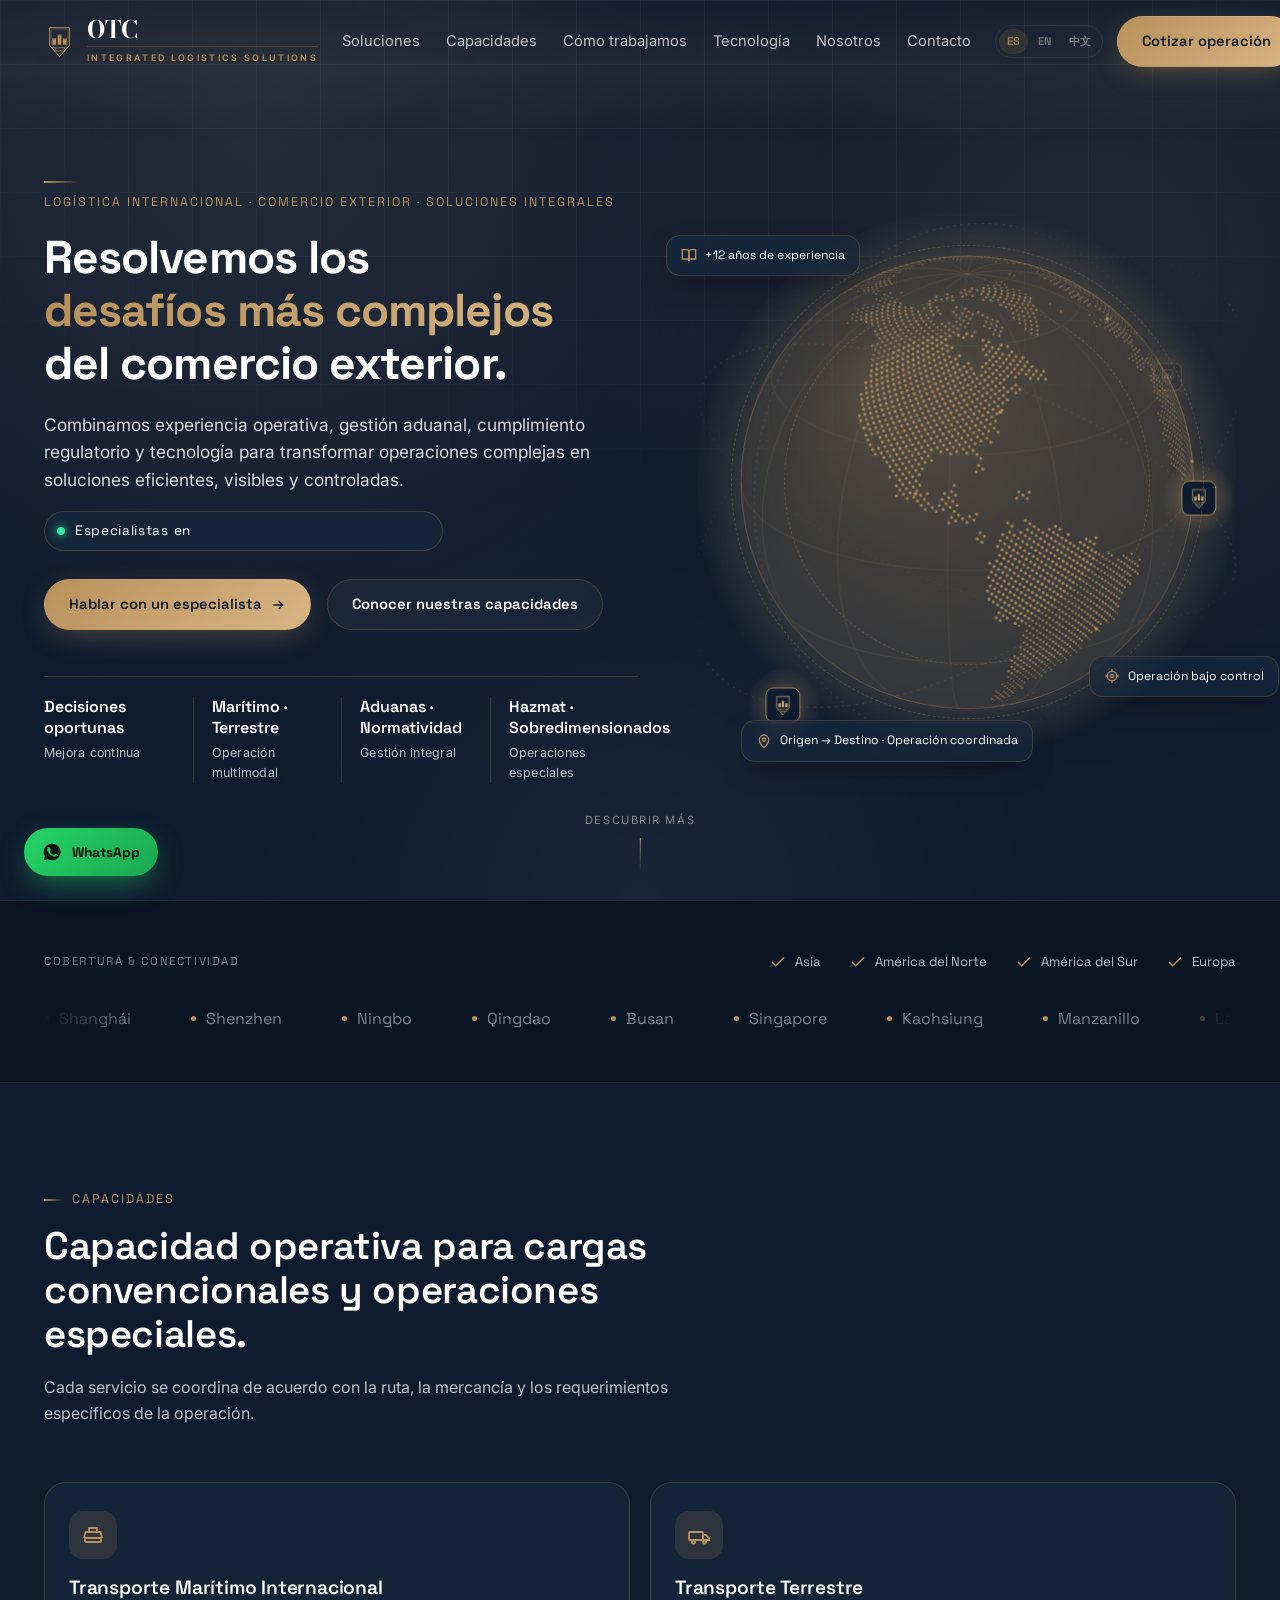
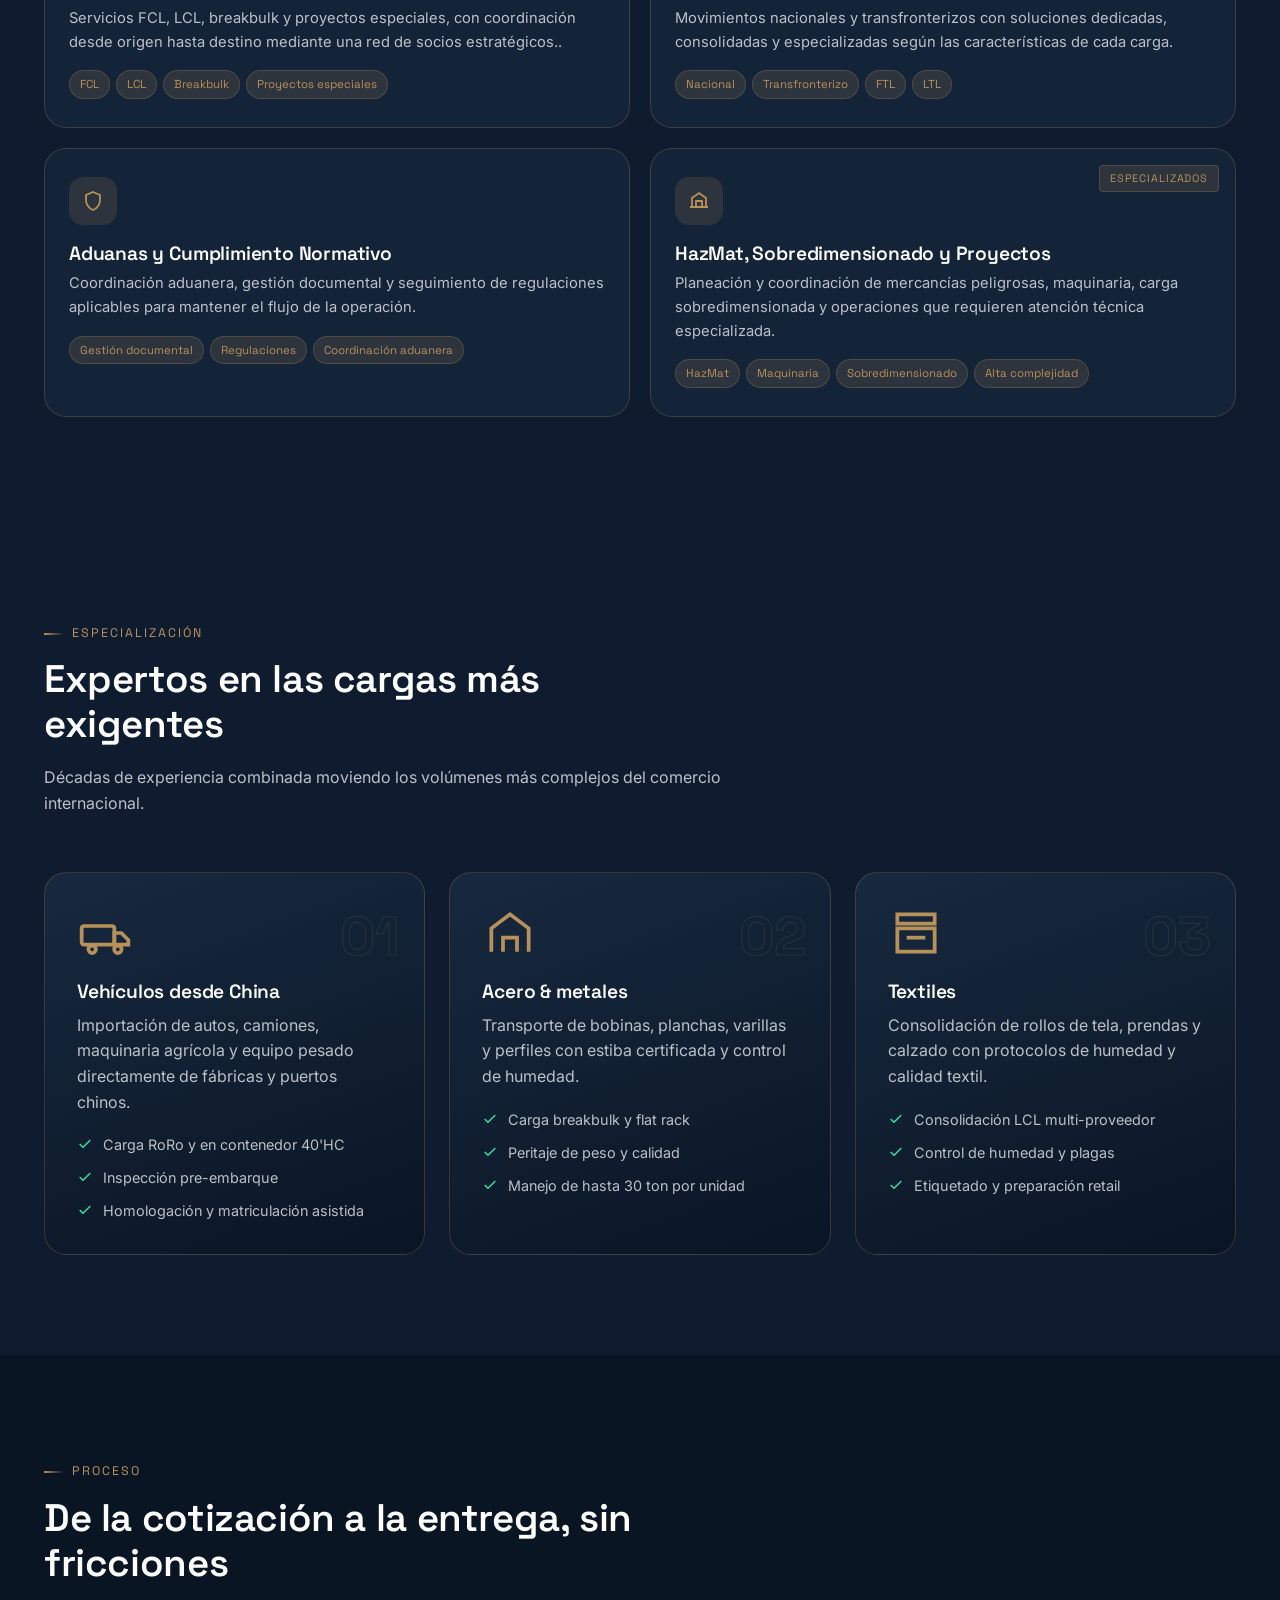
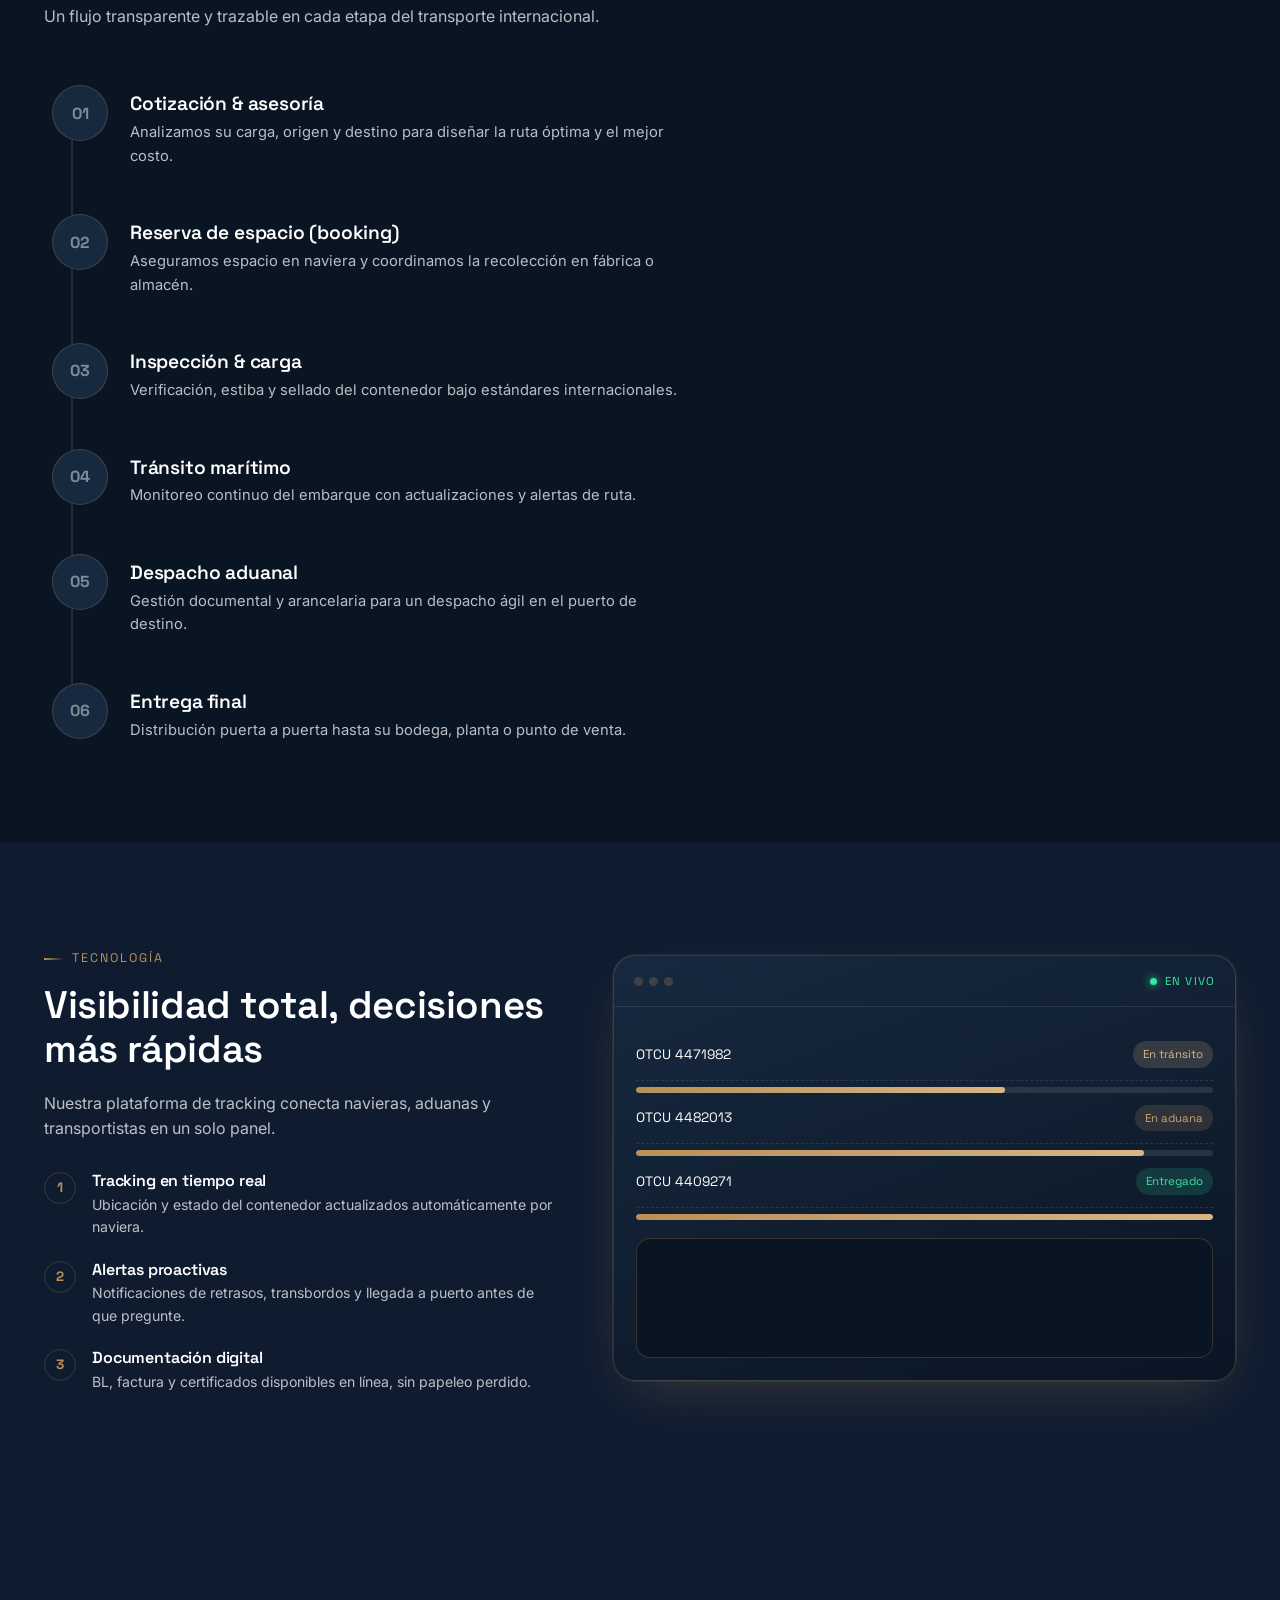
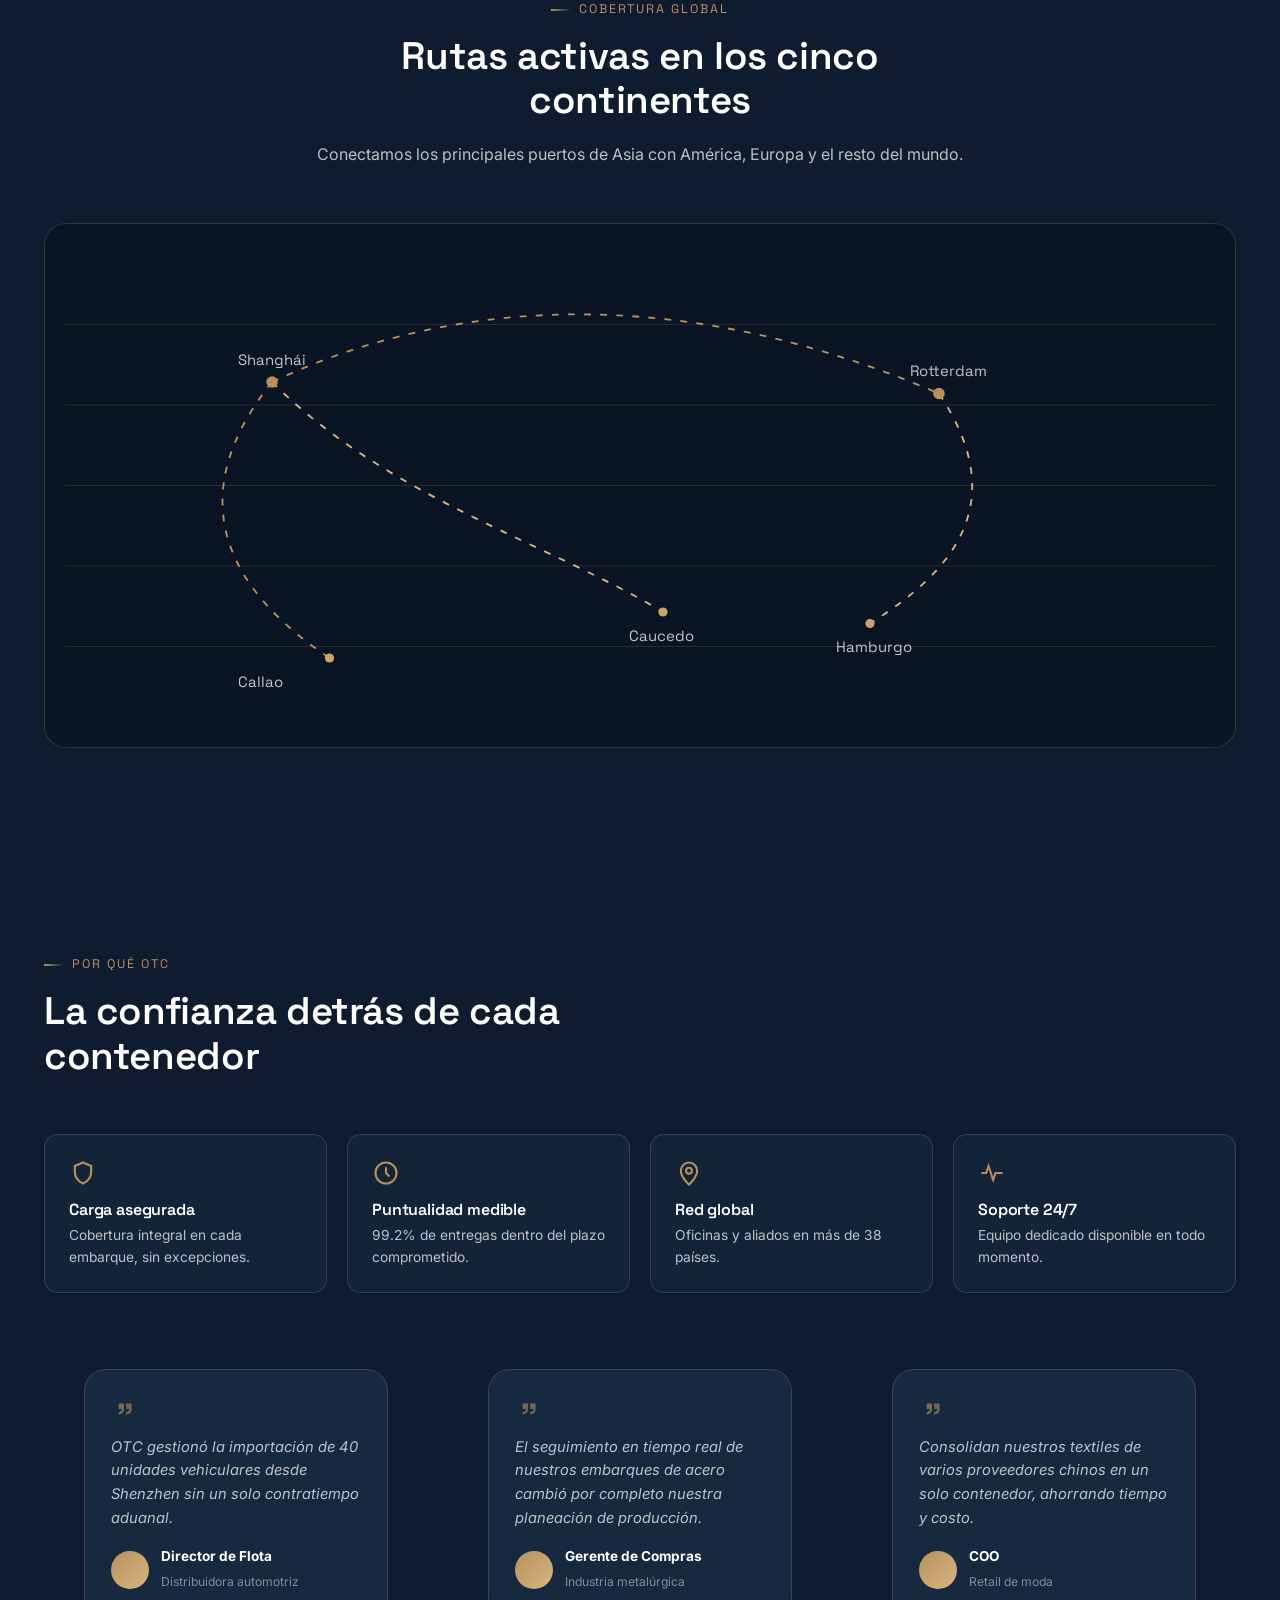
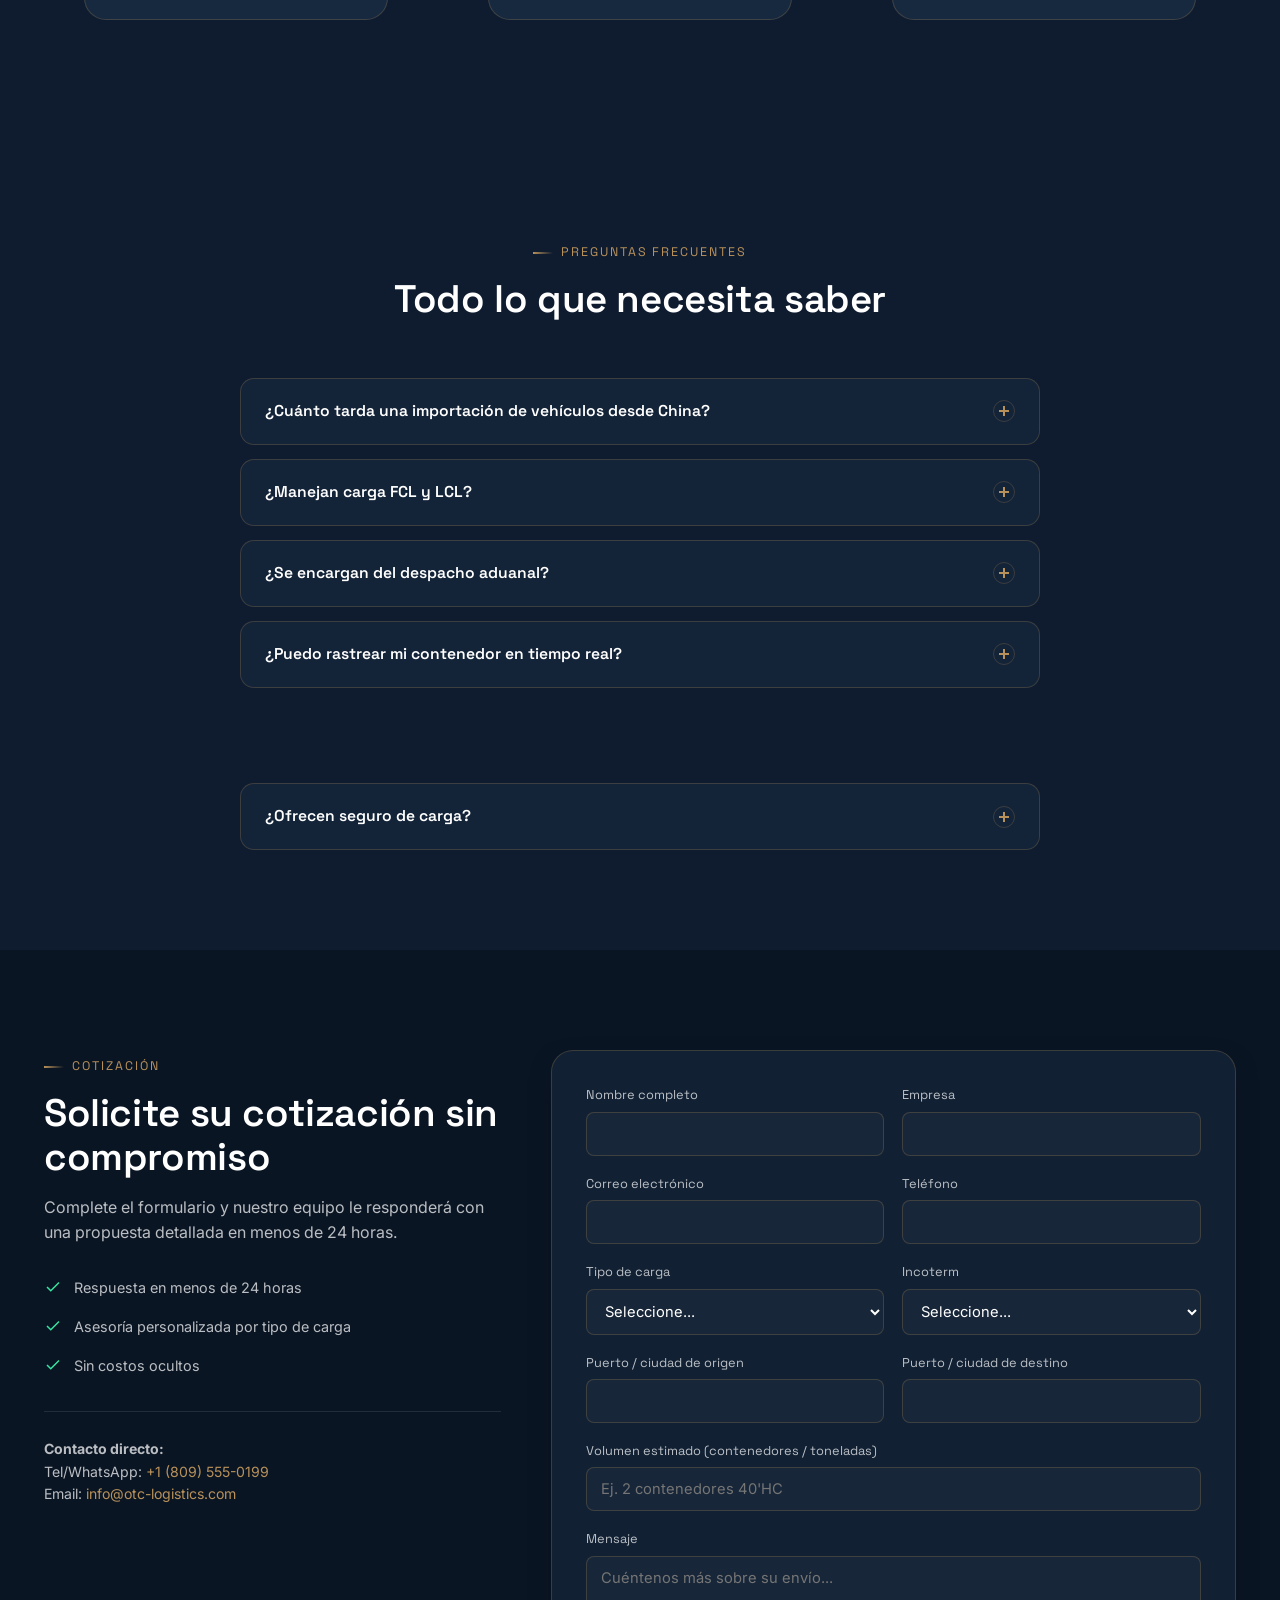
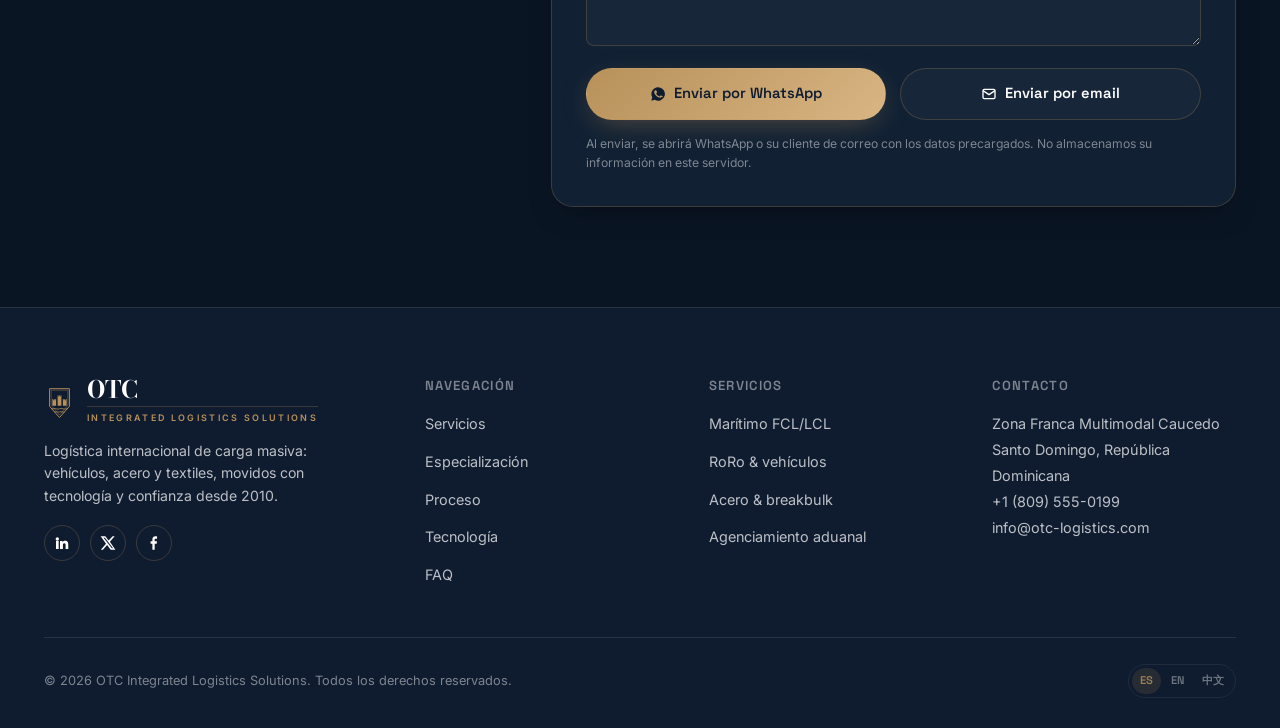
<file: index.html>
<!DOCTYPE html>
<html lang="es">
<head>
<meta charset="UTF-8">
<meta name="viewport" content="width=device-width, initial-scale=1, viewport-fit=cover">
<title>OTC Integrated Logistics Solutions | Importación y Exportación de Carga Masiva</title>
<meta name="description" content="OTC Integrated Logistics Solutions: transporte marítimo internacional de carga masiva en contenedores — vehículos desde China, acero y textiles. FCL/LCL, RoRo, aduanas y trazabilidad 24/7.">
<link rel="canonical" href="https://sirpulpo.github.io/otc-demo-landingpage/">
<link rel="alternate" hreflang="es" href="https://sirpulpo.github.io/otc-demo-landingpage/">
<link rel="alternate" hreflang="en" href="https://sirpulpo.github.io/otc-demo-landingpage/en/">
<link rel="alternate" hreflang="zh-Hans" href="https://sirpulpo.github.io/otc-demo-landingpage/zh/">
<link rel="alternate" hreflang="x-default" href="https://sirpulpo.github.io/otc-demo-landingpage/">

<meta property="og:type" content="website">
<meta property="og:site_name" content="OTC Integrated Logistics Solutions">
<meta property="og:locale" content="es_ES">
<meta property="og:locale:alternate" content="en_US">
<meta property="og:locale:alternate" content="zh_CN">
<meta property="og:title" content="OTC Integrated Logistics Solutions | Importación y Exportación de Carga Masiva">
<meta property="og:description" content="Transporte marítimo internacional de carga masiva en contenedores: vehículos desde China, acero y textiles. Visibilidad 24/7 y despacho aduanal integral.">
<meta property="og:url" content="https://sirpulpo.github.io/otc-demo-landingpage/">
<meta property="og:image" content="https://sirpulpo.github.io/otc-demo-landingpage/assets/img/logo-fondo-blanco.jpeg">
<meta property="og:image:width" content="1600">
<meta property="og:image:height" content="638">
<meta property="og:image:alt" content="OTC Integrated Logistics Solutions">
<meta name="twitter:card" content="summary_large_image">
<meta name="twitter:title" content="OTC Integrated Logistics Solutions">
<meta name="twitter:description" content="Importación y exportación internacional de carga masiva en contenedores.">
<meta name="twitter:image" content="https://sirpulpo.github.io/otc-demo-landingpage/assets/img/logo-fondo-blanco.jpeg">

<meta name="theme-color" content="#0F1C30">
<meta name="robots" content="index, follow">
<link rel="icon" type="image/svg+xml" href="assets/img/favicon.svg">
<link rel="apple-touch-icon" href="assets/img/logo-fondo-azul.jpeg">
<link rel="manifest" href="site.webmanifest">

<link rel="preconnect" href="https://fonts.googleapis.com">
<link rel="preconnect" href="https://fonts.gstatic.com" crossorigin>
<link href="https://fonts.googleapis.com/css2?family=Bodoni+Moda:wght@600;700&family=Space+Grotesk:wght@500;600;700&family=Inter:wght@400;500;600;700&display=swap" rel="stylesheet">

<link rel="stylesheet" href="assets/css/styles.css">

<script type="application/ld+json">
{
  "@context": "https://schema.org",
  "@type": "Organization",
  "name": "OTC Integrated Logistics Solutions",
  "url": "https://sirpulpo.github.io/otc-demo-landingpage/",
  "logo": "https://sirpulpo.github.io/otc-demo-landingpage/assets/img/logo-fondo-blanco.jpeg",
  "description": "Empresa internacional de logística especializada en importación y exportación de carga masiva en contenedores: vehículos, acero y textiles.",
  "sameAs": [
    "https://www.linkedin.com/company/otc-international-logistics",
    "https://twitter.com/otclogistics",
    "https://www.facebook.com/otclogistics"
  ],
  "contactPoint": [{
    "@type": "ContactPoint",
    "telephone": "+1-809-555-0199",
    "contactType": "customer service",
    "email": "info@otc-logistics.com",
    "areaServed": "Worldwide",
    "availableLanguage": ["es","en","zh"]
  }],
  "address": {
    "@type": "PostalAddress",
    "streetAddress": "Zona Franca Multimodal Caucedo, Km 24",
    "addressLocality": "Santo Domingo",
    "addressCountry": "DO"
  }
}
</script>
<script type="application/ld+json">
{
  "@context": "https://schema.org",
  "@type": "WebSite",
  "name": "OTC Integrated Logistics Solutions",
  "url": "https://sirpulpo.github.io/otc-demo-landingpage/",
  "inLanguage": ["es","en","zh-Hans"]
}
</script>
<script type="application/ld+json">
{
  "@context": "https://schema.org",
  "@type": "Service",
  "serviceType": "Logística internacional de carga marítima",
  "provider": { "@type": "Organization", "name": "OTC Integrated Logistics Solutions" },
  "areaServed": "Worldwide",
  "hasOfferCatalog": {
    "@type": "OfferCatalog",
    "name": "Servicios logísticos",
    "itemListElement": [
      {"@type":"Offer","itemOffered":{"@type":"Service","name":"Transporte marítimo FCL/LCL"}},
      {"@type":"Offer","itemOffered":{"@type":"Service","name":"Importación de vehículos RoRo y en contenedor desde China"}},
      {"@type":"Offer","itemOffered":{"@type":"Service","name":"Transporte de acero y carga breakbulk"}},
      {"@type":"Offer","itemOffered":{"@type":"Service","name":"Importación de textiles"}},
      {"@type":"Offer","itemOffered":{"@type":"Service","name":"Agenciamiento aduanal"}},
      {"@type":"Offer","itemOffered":{"@type":"Service","name":"Seguro de carga internacional"}}
    ]
  }
}
</script>
<script type="application/ld+json">
{
  "@context": "https://schema.org",
  "@type": "FAQPage",
  "mainEntity": [
    {"@type":"Question","name":"¿Cuánto tarda una importación de vehículos desde China?","acceptedAnswer":{"@type":"Answer","text":"El tránsito marítimo estándar desde puertos chinos como Shanghái o Shenzhen toma entre 28 y 45 días, dependiendo del puerto de destino y la ruta contratada."}},
    {"@type":"Question","name":"¿Manejan carga FCL y LCL?","acceptedAnswer":{"@type":"Answer","text":"Sí, ofrecemos contenedor completo (FCL) para grandes volúmenes y consolidado (LCL) para cargas parciales, con consolidación propia en origen."}},
    {"@type":"Question","name":"¿Se encargan del despacho aduanal?","acceptedAnswer":{"@type":"Answer","text":"Sí, contamos con agenciamiento aduanal integral en origen y destino, incluyendo clasificación arancelaria y gestión documental."}},
    {"@type":"Question","name":"¿Puedo rastrear mi contenedor en tiempo real?","acceptedAnswer":{"@type":"Answer","text":"Sí, nuestra plataforma de visibilidad 24/7 permite monitorear el estado del embarque desde la reserva hasta la entrega final."}}
  ]
}
</script>
</head>
<body>
<a class="skip-link" href="#main">Saltar al contenido</a>
<div class="bg-grid" aria-hidden="true"></div>
<div class="bg-scanline" aria-hidden="true"></div>
<div class="bg-noise" aria-hidden="true"></div>

<header class="site-header" data-site-header>
  <div class="container">
    <a href="#top" class="brand" aria-label="OTC Integrated Logistics Solutions — inicio">
      <svg viewBox="0 0 100 116" aria-hidden="true"><path d="M18,15 L82,15 L82,72 L50,108 L18,72 Z" fill="none" stroke="#B8915A" stroke-width="3" stroke-linejoin="round"/><path d="M23,20 L77,20 L77,68 L50,100 L23,68 Z" fill="none" stroke="#B8915A" stroke-width="1.2" stroke-linejoin="round"/><path d="M27,70 L27,48 L29.4,48 L29.4,52 L31.8,52 L31.8,48 L34.2,48 L34.2,52 L36.6,52 L36.6,48 L39,48 L39,70 Z" fill="#B8915A"/><path d="M44,70 L44,36 L46.4,36 L46.4,40 L48.8,40 L48.8,36 L51.2,36 L51.2,40 L53.6,40 L53.6,36 L56,36 L56,70 Z" fill="#B8915A"/><path d="M61,70 L61,48 L63.4,48 L63.4,52 L65.8,52 L65.8,48 L68.2,48 L68.2,52 L70.6,52 L70.6,48 L73,48 L73,70 Z" fill="#B8915A"/><path d="M25,80 C35,76 45,84 50,80 C55,76 65,84 75,80" fill="none" stroke="#B8915A" stroke-width="2.5" stroke-linecap="round"/><path d="M34,90 C40,87 46,93 50,90 C54,87 60,93 66,90" fill="none" stroke="#B8915A" stroke-width="2.5" stroke-linecap="round"/></svg>
      <span>
        <span class="brand-name">OTC</span>
        <span class="brand-tag">Integrated Logistics Solutions</span>
      </span>
    </a>

    <nav class="nav-primary" data-nav-primary aria-label="Navegación principal">
      <a href="#servicios">Soluciones</a>
      <a href="#especializacion">Capacidades</a>
      <a href="#proceso">Cómo trabajamos</a>
      <a href="#tecnologia">Tecnología</a>
      <a href="#nosotros">Nosotros</a>
      <a href="#contacto">Contacto</a>
    </nav>

    <div class="header-actions">
      <div class="lang-switch" aria-label="Selector de idioma">
        <a href="./" aria-current="true">ES</a>
        <a href="en/">EN</a>
        <a href="zh/">中文</a>
      </div>
      <a href="#cotizar" class="btn btn-primary">Cotizar operación</a>
      <button class="nav-toggle" data-nav-toggle aria-label="Abrir menú" aria-expanded="false" aria-controls="nav-primary">
        <span></span>
      </button>
    </div>
  </div>
</header>

<main id="main">

  <!-- HERO -->
  <section class="hero" id="top">
    <div class="container hero-grid">
      <div class="hero-copy">
        <span class="eyebrow">Logística internacional · Comercio exterior · Soluciones integrales</span>
        <h1>Resolvemos los<br> <span class="accent">desafíos más complejos</span><br> del comercio exterior.</h1>
        <p class="hero-lede">Combinamos experiencia operativa, gestión aduanal, cumplimiento regulatorio y tecnología para transformar operaciones complejas en soluciones eficientes, visibles y controladas.</p>

        <div class="hero-rotator">
          <span class="dot" aria-hidden="true"></span>
          Especialistas en <span data-rotator data-words='["resolver operaciones complejas","acero y metales","textiles e insumos","carga breakbulk", "Automotriz"]'>resolver operaciones complejas</span>
        </div>

        <div class="hero-cta">
          <a href="#cotizar" class="btn btn-primary">
            Hablar con un especialista
            <svg viewBox="0 0 24 24" fill="none" stroke="currentColor" stroke-width="2"><path d="M5 12h14M13 6l6 6-6 6"/></svg>
          </a>
          <a href="#especializacion" class="btn btn-ghost">Conocer nuestras capacidades</a>
        </div>

        <div class="hero-kpis">
          <div class="kpi"><b>Decisiones oportunas</b><span>Mejora continua</span></div>
          <div class="kpi"><b>Marítimo · Terrestre</b><span>Operación multimodal</span></div>
          <div class="kpi"><b>Aduanas · Normatividad</b><span>Gestión integral</span></div>
          <div class="kpi"><b>Hazmat · Sobredimensionados</b><span>Operaciones especiales</span></div>
        </div>
      </div>

      <div class="hero-visual" aria-hidden="true">
        <canvas data-globe data-globe-logo="assets/img/favicon.svg"></canvas>
        <div class="ring"></div>
        <div class="ring r2"></div>
        <div class="badge b1"><svg viewBox="0 0 24 24" fill="none" stroke="currentColor" stroke-width="2"><path d="M2 4h6a4 4 0 014 4v13a3 3 0 00-3-3H2z"/><path d="M22 4h-6a4 4 0 00-4 4v13a3 3 0 013-3h7z"/></svg> +12 años de experiencia</div>
        <div class="badge b2"><svg viewBox="0 0 24 24" fill="none" stroke="currentColor" stroke-width="2"><circle cx="12" cy="12" r="7"/><circle cx="12" cy="12" r="2.5"/><path d="M12 2v3M12 19v3M2 12h3M19 12h3"/></svg> Operación bajo control</div>
        <div class="badge b3"><svg viewBox="0 0 24 24" fill="none" stroke="currentColor" stroke-width="2"><path d="M12 22s7-6.5 7-12a7 7 0 10-14 0c0 5.5 7 12 7 12z"/><circle cx="12" cy="10" r="2.5"/></svg> Origen → Destino · Operación coordinada</div>
      </div>
    </div>

    <div class="scroll-cue" aria-hidden="true"><span>Descubrir más</span><span class="line"></span></div>
  </section>

  <!-- TRUST BAR -->
  <section class="trust-bar" aria-label="Cobertura y conectividad">
    <div class="container">
      <div class="trust-row">
        <span class="trust-label">Cobertura &amp; Conectividad</span>
        <ul class="cert-list">
          <li><svg viewBox="0 0 24 24" fill="none" stroke="currentColor" stroke-width="2"><path d="M20 6L9 17l-5-5"/></svg> Asia</li>
          <li><svg viewBox="0 0 24 24" fill="none" stroke="currentColor" stroke-width="2"><path d="M20 6L9 17l-5-5"/></svg> América del Norte</li>
          <li><svg viewBox="0 0 24 24" fill="none" stroke="currentColor" stroke-width="2"><path d="M20 6L9 17l-5-5"/></svg> América del Sur</li>
          <li><svg viewBox="0 0 24 24" fill="none" stroke="currentColor" stroke-width="2"><path d="M20 6L9 17l-5-5"/></svg> Europa</li>
        </ul>
      </div>
      <div class="marquee" aria-label="Puertos de operación">
        <div class="marquee-track">
          <span>Shanghái</span><span>Shenzhen</span><span>Ningbo</span><span>Qingdao</span><span>Busan</span><span>Singapore</span><span>Kaohsiung</span><span>Manzanillo</span><span>Lázaro Cárdenas</span><span>Veracruz</span><span>Long Beach</span><span>Houston</span><span>Savannah</span><span>Caucedo</span><span>Cartagena</span><span>Callao</span><span>Santos</span><span>Buenos Aires</span><span>Rotterdam</span><span>Hamburg</span><span>Amberes</span><span>Barcelona</span>
          <span>Shanghái</span><span>Shenzhen</span><span>Ningbo</span><span>Qingdao</span><span>Busan</span><span>Singapore</span><span>Kaohsiung</span><span>Manzanillo</span><span>Lázaro Cárdenas</span><span>Veracruz</span><span>Long Beach</span><span>Houston</span><span>Savannah</span><span>Caucedo</span><span>Cartagena</span><span>Callao</span><span>Santos</span><span>Buenos Aires</span><span>Rotterdam</span><span>Hamburg</span><span>Amberes</span><span>Barcelona</span>
        </div>
      </div>
    </div>
  </section>

  <!-- SERVICIOS -->
  <section id="servicios">
    <div class="container">
      <div class="section-head reveal">
        <span class="eyebrow">Capacidades</span>
        <h2>Capacidad operativa para cargas convencionales y operaciones especiales.</h2>
        <p>Cada servicio se coordina de acuerdo con la ruta, la mercancía y los requerimientos específicos de la operación.</p>
      </div>

      <div class="services-grid">
        <article class="card reveal">
          <div class="spot" aria-hidden="true"></div>
          <div class="card-icon"><svg viewBox="0 0 24 24" fill="none" stroke="currentColor" stroke-width="1.8"><path d="M3 15l1.5-6h15L21 15"/><path d="M4 15h16v3a1 1 0 01-1 1H5a1 1 0 01-1-1z"/><path d="M8 9V5h8v4"/></svg></div>
          <h3>Transporte Marítimo Internacional</h3>
          <p>Servicios FCL, LCL, breakbulk y proyectos especiales, con coordinación desde origen hasta destino mediante una red de socios estratégicos..</p>
          <ul class="v-chips"><li class="v-chip">FCL</li><li class="v-chip">LCL</li><li class="v-chip">Breakbulk</li><li class="v-chip">Proyectos especiales</li></ul>
        </article>
        <article class="card reveal">
          <div class="spot" aria-hidden="true"></div>
          <div class="card-icon"><svg viewBox="0 0 24 24" fill="none" stroke="currentColor" stroke-width="1.8"><rect x="2" y="9" width="14" height="8" rx="1"/><path d="M16 12h3l3 3v2h-6z"/><circle cx="6.5" cy="19" r="1.6"/><circle cx="17.5" cy="19" r="1.6"/></svg></div>
          <h3>Transporte Terrestre</h3>
          <p>Movimientos nacionales y transfronterizos con soluciones dedicadas, consolidadas y especializadas según las características de cada carga.</p>
          <ul class="v-chips"><li class="v-chip">Nacional</li><li class="v-chip">Transfronterizo</li><li class="v-chip">FTL</li><li class="v-chip">LTL</li></ul>
        </article>
        <article class="card reveal">
          <div class="spot" aria-hidden="true"></div>
          <div class="card-icon"><svg viewBox="0 0 24 24" fill="none" stroke="currentColor" stroke-width="1.8"><path d="M12 3l7 3v5c0 5-3.4 8.4-7 10-3.6-1.6-7-5-7-10V6z"/></svg></div>
          <h3>Aduanas y Cumplimiento Normativo</h3>
          <p>Coordinación aduanera, gestión documental y seguimiento de regulaciones aplicables para mantener el flujo de la operación.</p>
          <ul class="v-chips"><li class="v-chip">Gestión documental</li><li class="v-chip">Regulaciones</li><li class="v-chip">Coordinación aduanera</li></ul>
        </article>
        <article class="card reveal">
          <div class="spot" aria-hidden="true"></div>
          <span class="card-badge">ESPECIALIZADOS</span>
          <div class="card-icon"><svg viewBox="0 0 24 24" fill="none" stroke="currentColor" stroke-width="1.8"><path d="M5 18V9l7-5 7 5v9"/><path d="M9 18v-6h6v6"/><path d="M3 18h18"/></svg></div>
          <h3>HazMat, Sobredimensionado y Proyectos</h3>
          <p>Planeación y coordinación de mercancías peligrosas, maquinaria, carga sobredimensionada y operaciones que requieren atención técnica especializada.</p>
          <ul class="v-chips"><li class="v-chip">HazMat</li><li class="v-chip">Maquinaria</li><li class="v-chip">Sobredimensionado</li><li class="v-chip">Alta complejidad</li></ul>
        </article>
      </div>
    </div>
  </section>

  <!-- ESPECIALIZACIÓN -->
  <section id="especializacion" class="specialization">
    <div class="container">
      <div class="section-head reveal">
        <span class="eyebrow">Especialización</span>
        <h2>Expertos en las cargas más exigentes</h2>
        <p>Décadas de experiencia combinada moviendo los volúmenes más complejos del comercio internacional.</p>
      </div>

      <div class="spec-grid">
        <article class="spec-card reveal">
          <span class="spec-num" aria-hidden="true">01</span>
          <svg class="spec-icon" viewBox="0 0 24 24" fill="none" stroke="currentColor" stroke-width="1.6"><rect x="2" y="9" width="14" height="8" rx="1"/><path d="M16 12h3l3 3v2h-6z"/><circle cx="6.5" cy="19" r="1.6"/><circle cx="17.5" cy="19" r="1.6"/></svg>
          <h3>Vehículos desde China</h3>
          <p>Importación de autos, camiones, maquinaria agrícola y equipo pesado directamente de fábricas y puertos chinos.</p>
          <ul>
            <li><svg viewBox="0 0 24 24" fill="none" stroke="currentColor" stroke-width="2"><path d="M20 6L9 17l-5-5"/></svg> Carga RoRo y en contenedor 40'HC</li>
            <li><svg viewBox="0 0 24 24" fill="none" stroke="currentColor" stroke-width="2"><path d="M20 6L9 17l-5-5"/></svg> Inspección pre-embarque</li>
            <li><svg viewBox="0 0 24 24" fill="none" stroke="currentColor" stroke-width="2"><path d="M20 6L9 17l-5-5"/></svg> Homologación y matriculación asistida</li>
          </ul>
        </article>
        <article class="spec-card reveal">
          <span class="spec-num" aria-hidden="true">02</span>
          <svg class="spec-icon" viewBox="0 0 24 24" fill="none" stroke="currentColor" stroke-width="1.6"><path d="M4 20V10l8-6 8 6v10"/><path d="M9 20v-6h6v6"/></svg>
          <h3>Acero &amp; metales</h3>
          <p>Transporte de bobinas, planchas, varillas y perfiles con estiba certificada y control de humedad.</p>
          <ul>
            <li><svg viewBox="0 0 24 24" fill="none" stroke="currentColor" stroke-width="2"><path d="M20 6L9 17l-5-5"/></svg> Carga breakbulk y flat rack</li>
            <li><svg viewBox="0 0 24 24" fill="none" stroke="currentColor" stroke-width="2"><path d="M20 6L9 17l-5-5"/></svg> Peritaje de peso y calidad</li>
            <li><svg viewBox="0 0 24 24" fill="none" stroke="currentColor" stroke-width="2"><path d="M20 6L9 17l-5-5"/></svg> Manejo de hasta 30 ton por unidad</li>
          </ul>
        </article>
        <article class="spec-card reveal">
          <span class="spec-num" aria-hidden="true">03</span>
          <svg class="spec-icon" viewBox="0 0 24 24" fill="none" stroke="currentColor" stroke-width="1.6"><path d="M4 4h16v4H4zM4 10h16v10H4z"/><path d="M8 14h8"/></svg>
          <h3>Textiles</h3>
          <p>Consolidación de rollos de tela, prendas y calzado con protocolos de humedad y calidad textil.</p>
          <ul>
            <li><svg viewBox="0 0 24 24" fill="none" stroke="currentColor" stroke-width="2"><path d="M20 6L9 17l-5-5"/></svg> Consolidación LCL multi-proveedor</li>
            <li><svg viewBox="0 0 24 24" fill="none" stroke="currentColor" stroke-width="2"><path d="M20 6L9 17l-5-5"/></svg> Control de humedad y plagas</li>
            <li><svg viewBox="0 0 24 24" fill="none" stroke="currentColor" stroke-width="2"><path d="M20 6L9 17l-5-5"/></svg> Etiquetado y preparación retail</li>
          </ul>
        </article>
      </div>
    </div>
  </section>

  <!-- PROCESO -->
  <section id="proceso" class="process">
    <div class="container">
      <div class="section-head reveal">
        <span class="eyebrow">Proceso</span>
        <h2>De la cotización a la entrega, sin fricciones</h2>
        <p>Un flujo transparente y trazable en cada etapa del transporte internacional.</p>
      </div>

      <div class="timeline" data-timeline-track>
        <div class="timeline-track"><div class="timeline-progress" data-timeline-progress></div></div>

        <div class="timeline-item"><div class="timeline-dot">01</div><div class="timeline-body"><h3>Cotización &amp; asesoría</h3><p>Analizamos su carga, origen y destino para diseñar la ruta óptima y el mejor costo.</p></div></div>
        <div class="timeline-item"><div class="timeline-dot">02</div><div class="timeline-body"><h3>Reserva de espacio (booking)</h3><p>Aseguramos espacio en naviera y coordinamos la recolección en fábrica o almacén.</p></div></div>
        <div class="timeline-item"><div class="timeline-dot">03</div><div class="timeline-body"><h3>Inspección &amp; carga</h3><p>Verificación, estiba y sellado del contenedor bajo estándares internacionales.</p></div></div>
        <div class="timeline-item"><div class="timeline-dot">04</div><div class="timeline-body"><h3>Tránsito marítimo</h3><p>Monitoreo continuo del embarque con actualizaciones y alertas de ruta.</p></div></div>
        <div class="timeline-item"><div class="timeline-dot">05</div><div class="timeline-body"><h3>Despacho aduanal</h3><p>Gestión documental y arancelaria para un despacho ágil en el puerto de destino.</p></div></div>
        <div class="timeline-item"><div class="timeline-dot">06</div><div class="timeline-body"><h3>Entrega final</h3><p>Distribución puerta a puerta hasta su bodega, planta o punto de venta.</p></div></div>
      </div>
    </div>
  </section>

  <!-- TECNOLOGÍA -->
  <section id="tecnologia" class="tech-section">
    <div class="container tech-grid">
      <div class="reveal">
        <span class="eyebrow">Tecnología</span>
        <h2>Visibilidad total, decisiones más rápidas</h2>
        <p>Nuestra plataforma de tracking conecta navieras, aduanas y transportistas en un solo panel.</p>
        <ul class="tech-list">
          <li><span class="num">1</span><div><h4>Tracking en tiempo real</h4><p>Ubicación y estado del contenedor actualizados automáticamente por naviera.</p></div></li>
          <li><span class="num">2</span><div><h4>Alertas proactivas</h4><p>Notificaciones de retrasos, transbordos y llegada a puerto antes de que pregunte.</p></div></li>
          <li><span class="num">3</span><div><h4>Documentación digital</h4><p>BL, factura y certificados disponibles en línea, sin papeleo perdido.</p></div></li>
        </ul>
      </div>

      <div class="dashboard reveal" aria-hidden="true">
        <div class="dashboard-head">
          <div class="dots"><span></span><span></span><span></span></div>
          <span class="live"><span class="dot"></span> En vivo</span>
        </div>
        <div class="dashboard-body">
          <div class="dash-row"><span class="id">OTCU 4471982</span><span class="stat transit">En tránsito</span></div>
          <div class="dash-bar"><i style="width:64%"></i></div>
          <div class="dash-row"><span class="id">OTCU 4482013</span><span class="stat customs">En aduana</span></div>
          <div class="dash-bar"><i style="width:88%"></i></div>
          <div class="dash-row"><span class="id">OTCU 4409271</span><span class="stat delivered">Entregado</span></div>
          <div class="dash-bar"><i style="width:100%"></i></div>
          <div class="dash-map"></div>
        </div>
      </div>
    </div>
  </section>

  <!-- RUTAS -->
  <section id="rutas">
    <div class="container">
      <div class="section-head center reveal" style="margin-left:auto;margin-right:auto;">
        <span class="eyebrow">Cobertura global</span>
        <h2>Rutas activas en los cinco continentes</h2>
        <p>Conectamos los principales puertos de Asia con América, Europa y el resto del mundo.</p>
      </div>
      <div class="routes-visual reveal">
        <svg viewBox="0 0 1000 420" role="img" aria-label="Mapa de rutas marítimas globales">
          <g opacity="0.18" stroke="#B8915A" stroke-width="1">
            <path d="M0 70H1000M0 140H1000M0 210H1000M0 280H1000M0 350H1000"/>
          </g>
          <path class="route-path" d="M180 120 C 350 40, 550 40, 760 130" fill="none" stroke="#B8915A" stroke-width="1.6"/>
          <path class="route-path" d="M180 120 C 280 220, 420 260, 520 320" fill="none" stroke="#D8B583" stroke-width="1.6"/>
          <path class="route-path" d="M180 120 C 100 220, 140 300, 230 360" fill="none" stroke="#B8915A" stroke-width="1.6"/>
          <path class="route-path" d="M760 130 C 820 220, 780 280, 700 330" fill="none" stroke="#D8B583" stroke-width="1.6"/>
          <circle class="route-dot" cx="180" cy="120" r="5" fill="#B8915A"/>
          <circle class="route-dot" cx="760" cy="130" r="5" fill="#B8915A"/>
          <circle class="route-dot" cx="520" cy="320" r="4" fill="#CDA36C"/>
          <circle class="route-dot" cx="230" cy="360" r="4" fill="#CDA36C"/>
          <circle class="route-dot" cx="700" cy="330" r="4" fill="#CDA36C"/>
          <text x="150" y="105" fill="#FFFFFF" fill-opacity="0.75" font-size="13" font-family="Space Grotesk">Shanghái</text>
          <text x="735" y="115" fill="#FFFFFF" fill-opacity="0.75" font-size="13" font-family="Space Grotesk">Rotterdam</text>
          <text x="490" y="345" fill="#FFFFFF" fill-opacity="0.75" font-size="13" font-family="Space Grotesk">Caucedo</text>
          <text x="150" y="385" fill="#FFFFFF" fill-opacity="0.75" font-size="13" font-family="Space Grotesk">Callao</text>
          <text x="670" y="355" fill="#FFFFFF" fill-opacity="0.75" font-size="13" font-family="Space Grotesk">Hamburgo</text>
        </svg>
      </div>
    </div>
  </section>

  <!-- NOSOTROS -->
  <section id="nosotros">
    <div class="container">
      <div class="section-head reveal">
        <span class="eyebrow">Por qué OTC</span>
        <h2>La confianza detrás de cada contenedor</h2>
      </div>

      <div class="why-grid">
        <div class="why-item reveal"><svg viewBox="0 0 24 24" fill="none" stroke="currentColor" stroke-width="1.8"><path d="M12 3l7 3v5c0 5-3.4 8.4-7 10-3.6-1.6-7-5-7-10V6z"/></svg><h4>Carga asegurada</h4><p>Cobertura integral en cada embarque, sin excepciones.</p></div>
        <div class="why-item reveal"><svg viewBox="0 0 24 24" fill="none" stroke="currentColor" stroke-width="1.8"><circle cx="12" cy="12" r="9"/><path d="M12 7v5l3 3"/></svg><h4>Puntualidad medible</h4><p>99.2% de entregas dentro del plazo comprometido.</p></div>
        <div class="why-item reveal"><svg viewBox="0 0 24 24" fill="none" stroke="currentColor" stroke-width="1.8"><path d="M12 22s7-6.5 7-12a7 7 0 10-14 0c0 5.5 7 12 7 12z"/><circle cx="12" cy="10" r="2.5"/></svg><h4>Red global</h4><p>Oficinas y aliados en más de 38 países.</p></div>
        <div class="why-item reveal"><svg viewBox="0 0 24 24" fill="none" stroke="currentColor" stroke-width="1.8"><path d="M3 12h4l2-6 4 12 2-6h6"/></svg><h4>Soporte 24/7</h4><p>Equipo dedicado disponible en todo momento.</p></div>
      </div>

      <div class="testimonials">
        <blockquote class="testimonial reveal">
          <svg viewBox="0 0 24 24" fill="currentColor"><path d="M7 7h5v5c0 3-2 5-5 5v-2c1.7 0 3-1.3 3-3H7zM14 7h5v5c0 3-2 5-5 5v-2c1.7 0 3-1.3 3-3h-3z"/></svg>
          <p>OTC gestionó la importación de 40 unidades vehiculares desde Shenzhen sin un solo contratiempo aduanal.</p>
          <footer><span class="avatar" aria-hidden="true"></span><div><b>Director de Flota</b><span>Distribuidora automotriz</span></div></footer>
        </blockquote>
        <blockquote class="testimonial reveal">
          <svg viewBox="0 0 24 24" fill="currentColor"><path d="M7 7h5v5c0 3-2 5-5 5v-2c1.7 0 3-1.3 3-3H7zM14 7h5v5c0 3-2 5-5 5v-2c1.7 0 3-1.3 3-3h-3z"/></svg>
          <p>El seguimiento en tiempo real de nuestros embarques de acero cambió por completo nuestra planeación de producción.</p>
          <footer><span class="avatar" aria-hidden="true"></span><div><b>Gerente de Compras</b><span>Industria metalúrgica</span></div></footer>
        </blockquote>
        <blockquote class="testimonial reveal">
          <svg viewBox="0 0 24 24" fill="currentColor"><path d="M7 7h5v5c0 3-2 5-5 5v-2c1.7 0 3-1.3 3-3H7zM14 7h5v5c0 3-2 5-5 5v-2c1.7 0 3-1.3 3-3h-3z"/></svg>
          <p>Consolidan nuestros textiles de varios proveedores chinos en un solo contenedor, ahorrando tiempo y costo.</p>
          <footer><span class="avatar" aria-hidden="true"></span><div><b>COO</b><span>Retail de moda</span></div></footer>
        </blockquote>
      </div>
    </div>
  </section>

  <!-- FAQ -->
  <section id="faq">
    <div class="container">
      <div class="section-head center reveal" style="margin-left:auto;margin-right:auto;">
        <span class="eyebrow">Preguntas frecuentes</span>
        <h2>Todo lo que necesita saber</h2>
      </div>
      <div class="faq-list">
        <details class="faq-item reveal">
          <summary>¿Cuánto tarda una importación de vehículos desde China? <span class="plus" aria-hidden="true"></span></summary>
          <div class="faq-a"><p>El tránsito marítimo estándar desde puertos como Shanghái o Shenzhen toma entre 28 y 45 días, según el puerto de destino y la ruta contratada.</p></div>
        </details>
        <details class="faq-item reveal">
          <summary>¿Manejan carga FCL y LCL? <span class="plus" aria-hidden="true"></span></summary>
          <div class="faq-a"><p>Sí, ofrecemos contenedor completo (FCL) para grandes volúmenes y consolidado (LCL) para cargas parciales, con consolidación propia en origen.</p></div>
        </details>
        <details class="faq-item reveal">
          <summary>¿Se encargan del despacho aduanal? <span class="plus" aria-hidden="true"></span></summary>
          <div class="faq-a"><p>Sí, contamos con agenciamiento aduanal integral en origen y destino, incluyendo clasificación arancelaria y gestión documental.</p></div>
        </details>
        <details class="faq-item reveal">
          <summary>¿Puedo rastrear mi contenedor en tiempo real? <span class="plus" aria-hidden="true"></span></summary>
          <div class="faq-a"><p>Sí, nuestra plataforma de visibilidad 24/7 permite monitorear el estado del embarque desde la reserva hasta la entrega final.</p></div>
        </details>
        <details class="faq-item reveal">
          <summary>¿Qué volumen mínimo de carga aceptan? <span class="plus" aria-hidden="true"></span></summary>
          <div class="faq-a"><p>Trabajamos desde carga parcial (LCL) hasta múltiples contenedores FCL, adaptándonos a operaciones de cualquier tamaño.</p></div>
        </details>
        <details class="faq-item reveal">
          <summary>¿Ofrecen seguro de carga? <span class="plus" aria-hidden="true"></span></summary>
          <div class="faq-a"><p>Sí, ofrecemos cobertura integral contra daño, pérdida o robo durante todo el trayecto internacional, incluyendo tránsito terrestre.</p></div>
        </details>
      </div>
    </div>
  </section>

  <!-- COTIZAR -->
  <section id="cotizar" class="quote-section">
    <div class="container quote-wrap">
      <div class="quote-info reveal">
        <span class="eyebrow">Cotización</span>
        <h2>Solicite su cotización sin compromiso</h2>
        <p>Complete el formulario y nuestro equipo le responderá con una propuesta detallada en menos de 24 horas.</p>
        <ul class="quote-perks">
          <li><svg viewBox="0 0 24 24" fill="none" stroke="currentColor" stroke-width="2"><path d="M20 6L9 17l-5-5"/></svg> Respuesta en menos de 24 horas</li>
          <li><svg viewBox="0 0 24 24" fill="none" stroke="currentColor" stroke-width="2"><path d="M20 6L9 17l-5-5"/></svg> Asesoría personalizada por tipo de carga</li>
          <li><svg viewBox="0 0 24 24" fill="none" stroke="currentColor" stroke-width="2"><path d="M20 6L9 17l-5-5"/></svg> Sin costos ocultos</li>
        </ul>
        <div class="quote-contact">
          <p><strong>Contacto directo:</strong><br>
          Tel/WhatsApp: <a href="tel:+18095550199">+1 (809) 555-0199</a><br>
          Email: <a href="mailto:info@otc-logistics.com">info@otc-logistics.com</a></p>
        </div>
      </div>

      <form class="quote-form reveal" data-quote-form data-wa-number="18095550199" data-email="info@otc-logistics.com" data-subject="Solicitud de cotización — OTC Integrated Logistics Solutions">
        <div class="form-grid">
          <div class="form-field">
            <label for="f-name">Nombre completo</label>
            <input id="f-name" name="Nombre" type="text" required autocomplete="name">
          </div>
          <div class="form-field">
            <label for="f-company">Empresa</label>
            <input id="f-company" name="Empresa" type="text" autocomplete="organization">
          </div>
          <div class="form-field">
            <label for="f-email">Correo electrónico</label>
            <input id="f-email" name="Email" type="email" required autocomplete="email">
          </div>
          <div class="form-field">
            <label for="f-phone">Teléfono</label>
            <input id="f-phone" name="Teléfono" type="tel" required autocomplete="tel">
          </div>
          <div class="form-field">
            <label for="f-cargo">Tipo de carga</label>
            <select id="f-cargo" name="Tipo de carga" required>
              <option value="">Seleccione...</option>
              <option>Vehículos / maquinaria</option>
              <option>Acero / metales</option>
              <option>Textiles</option>
              <option>Carga general</option>
              <option>Otro</option>
            </select>
          </div>
          <div class="form-field">
            <label for="f-incoterm">Incoterm</label>
            <select id="f-incoterm" name="Incoterm">
              <option value="">Seleccione...</option>
              <option>EXW</option><option>FOB</option><option>CIF</option><option>DAP</option><option>No estoy seguro</option>
            </select>
          </div>
          <div class="form-field">
            <label for="f-origin">Puerto / ciudad de origen</label>
            <input id="f-origin" name="Origen" type="text">
          </div>
          <div class="form-field">
            <label for="f-dest">Puerto / ciudad de destino</label>
            <input id="f-dest" name="Destino" type="text">
          </div>
          <div class="form-field full">
            <label for="f-volume">Volumen estimado (contenedores / toneladas)</label>
            <input id="f-volume" name="Volumen" type="text" placeholder="Ej. 2 contenedores 40'HC">
          </div>
          <div class="form-field full">
            <label for="f-msg">Mensaje</label>
            <textarea id="f-msg" name="Mensaje" placeholder="Cuéntenos más sobre su envío..."></textarea>
          </div>
        </div>

        <div class="form-actions">
          <button type="submit" class="btn btn-primary" data-send-wa>
            <svg viewBox="0 0 24 24" fill="currentColor"><path d="M12 2a10 10 0 00-8.6 15L2 22l5.2-1.4A10 10 0 1012 2zm5.7 14.3c-.2.6-1.3 1.2-1.8 1.2-.5.1-1.1.1-1.7-.1-.4-.1-1-.3-1.7-.6-3-1.3-4.9-4.3-5-4.5-.2-.2-1.2-1.6-1.2-3.1s.8-2.2 1.1-2.5c.3-.3.6-.4.8-.4h.6c.2 0 .5 0 .7.6.3.6.9 2.1 1 2.2.1.2.1.4 0 .6-.1.2-.2.3-.4.5-.2.2-.4.4-.5.6-.2.2-.4.4-.2.7.2.3.9 1.5 1.9 2.4 1.3 1.2 2.4 1.5 2.7 1.7.3.2.5.1.7-.1.2-.2.8-.9 1-1.2.2-.3.4-.2.7-.1.3.1 1.8.9 2.1 1 .3.2.5.2.6.3.1.2.1.9-.1 1.5z"/></svg>
            Enviar por WhatsApp
          </button>
          <button type="submit" class="btn btn-ghost" data-send-mail>
            <svg viewBox="0 0 24 24" fill="none" stroke="currentColor" stroke-width="2"><rect x="3" y="5" width="18" height="14" rx="2"/><path d="M3 7l9 6 9-6"/></svg>
            Enviar por email
          </button>
        </div>
        <p class="form-note">Al enviar, se abrirá WhatsApp o su cliente de correo con los datos precargados. No almacenamos su información en este servidor.</p>
      </form>
    </div>
  </section>

</main>

<footer class="site-footer">
  <div class="container">
    <div class="footer-grid">
      <div class="footer-brand">
        <a href="#top" class="brand" aria-label="OTC Integrated Logistics Solutions — inicio">
          <svg viewBox="0 0 100 116" aria-hidden="true"><path d="M18,15 L82,15 L82,72 L50,108 L18,72 Z" fill="none" stroke="#B8915A" stroke-width="3" stroke-linejoin="round"/><path d="M23,20 L77,20 L77,68 L50,100 L23,68 Z" fill="none" stroke="#B8915A" stroke-width="1.2" stroke-linejoin="round"/><path d="M27,70 L27,48 L29.4,48 L29.4,52 L31.8,52 L31.8,48 L34.2,48 L34.2,52 L36.6,52 L36.6,48 L39,48 L39,70 Z" fill="#B8915A"/><path d="M44,70 L44,36 L46.4,36 L46.4,40 L48.8,40 L48.8,36 L51.2,36 L51.2,40 L53.6,40 L53.6,36 L56,36 L56,70 Z" fill="#B8915A"/><path d="M61,70 L61,48 L63.4,48 L63.4,52 L65.8,52 L65.8,48 L68.2,48 L68.2,52 L70.6,52 L70.6,48 L73,48 L73,70 Z" fill="#B8915A"/><path d="M25,80 C35,76 45,84 50,80 C55,76 65,84 75,80" fill="none" stroke="#B8915A" stroke-width="2.5" stroke-linecap="round"/><path d="M34,90 C40,87 46,93 50,90 C54,87 60,93 66,90" fill="none" stroke="#B8915A" stroke-width="2.5" stroke-linecap="round"/></svg>
          <span>
            <span class="brand-name">OTC</span>
            <span class="brand-tag">Integrated Logistics Solutions</span>
          </span>
        </a>
        <p>Logística internacional de carga masiva: vehículos, acero y textiles, movidos con tecnología y confianza desde 2010.</p>
        <div class="footer-social" aria-label="Redes sociales">
          <a href="#" aria-label="LinkedIn"><svg viewBox="0 0 24 24" fill="currentColor"><path d="M4.98 3.5a2.5 2.5 0 11-.02 5 2.5 2.5 0 01.02-5zM3 9h4v12H3zM9 9h3.8v1.7h.05c.53-1 1.83-2 3.77-2 4.03 0 4.78 2.65 4.78 6.1V21h-4v-5.6c0-1.34-.03-3.06-1.87-3.06-1.87 0-2.16 1.46-2.16 2.96V21H9z"/></svg></a>
          <a href="#" aria-label="Twitter / X"><svg viewBox="0 0 24 24" fill="currentColor"><path d="M18.9 2H22l-7.2 8.2L23 22h-6.9l-5.4-6.9L4.4 22H1.3l7.7-8.8L1 2h7l4.9 6.3zM17.7 20h1.9L7.4 4H5.3z"/></svg></a>
          <a href="#" aria-label="Facebook"><svg viewBox="0 0 24 24" fill="currentColor"><path d="M13 22v-9h3l.5-3.5H13V7.2c0-1 .3-1.7 1.8-1.7H16.6V2.3C16.3 2.2 15.2 2 14 2c-2.6 0-4.4 1.6-4.4 4.6V9.5H6.9V13H9.6v9z"/></svg></a>
        </div>
      </div>
      <nav class="footer-col">
        <h4>Navegación</h4>
        <ul>
          <li><a href="#servicios">Servicios</a></li>
          <li><a href="#especializacion">Especialización</a></li>
          <li><a href="#proceso">Proceso</a></li>
          <li><a href="#tecnologia">Tecnología</a></li>
          <li><a href="#faq">FAQ</a></li>
        </ul>
      </nav>
      <nav class="footer-col">
        <h4>Servicios</h4>
        <ul>
          <li><a href="#servicios">Marítimo FCL/LCL</a></li>
          <li><a href="#servicios">RoRo &amp; vehículos</a></li>
          <li><a href="#servicios">Acero &amp; breakbulk</a></li>
          <li><a href="#servicios">Agenciamiento aduanal</a></li>
        </ul>
      </nav>
      <div class="footer-col" id="contacto">
        <h4>Contacto</h4>
        <address>
          Zona Franca Multimodal Caucedo<br>
          Santo Domingo, República Dominicana<br>
          <a href="tel:+18095550199">+1 (809) 555-0199</a><br>
          <a href="mailto:info@otc-logistics.com">info@otc-logistics.com</a>
        </address>
      </div>
    </div>

    <div class="footer-bottom">
      <span>© <span data-year>2026</span> OTC Integrated Logistics Solutions. Todos los derechos reservados.</span>
      <div class="lang-switch">
        <a href="./" aria-current="true">ES</a>
        <a href="en/">EN</a>
        <a href="zh/">中文</a>
      </div>
    </div>
  </div>
</footer>

<a class="wa-float" href="https://wa.me/18095550199?text=Hola%2C%20quisiera%20cotizar%20un%20env%C3%ADo" target="_blank" rel="noopener" aria-label="Contactar por WhatsApp">
  <svg viewBox="0 0 24 24" fill="currentColor"><path d="M12 2a10 10 0 00-8.6 15L2 22l5.2-1.4A10 10 0 1012 2zm5.7 14.3c-.2.6-1.3 1.2-1.8 1.2-.5.1-1.1.1-1.7-.1-.4-.1-1-.3-1.7-.6-3-1.3-4.9-4.3-5-4.5-.2-.2-1.2-1.6-1.2-3.1s.8-2.2 1.1-2.5c.3-.3.6-.4.8-.4h.6c.2 0 .5 0 .7.6.3.6.9 2.1 1 2.2.1.2.1.4 0 .6-.1.2-.2.3-.4.5-.2.2-.4.4-.5.6-.2.2-.4.4-.2.7.2.3.9 1.5 1.9 2.4 1.3 1.2 2.4 1.5 2.7 1.7.3.2.5.1.7-.1.2-.2.8-.9 1-1.2.2-.3.4-.2.7-.1.3.1 1.8.9 2.1 1 .3.2.5.2.6.3.1.2.1.9-.1 1.5z"/></svg>
  <span>WhatsApp</span>
</a>

<button class="to-top" data-to-top aria-label="Volver arriba">
  <svg viewBox="0 0 24 24" fill="none" stroke="currentColor" stroke-width="2"><path d="M12 19V5M5 12l7-7 7 7"/></svg>
</button>

<script src="assets/js/main.js" defer></script>
</body>
</html>
</file>
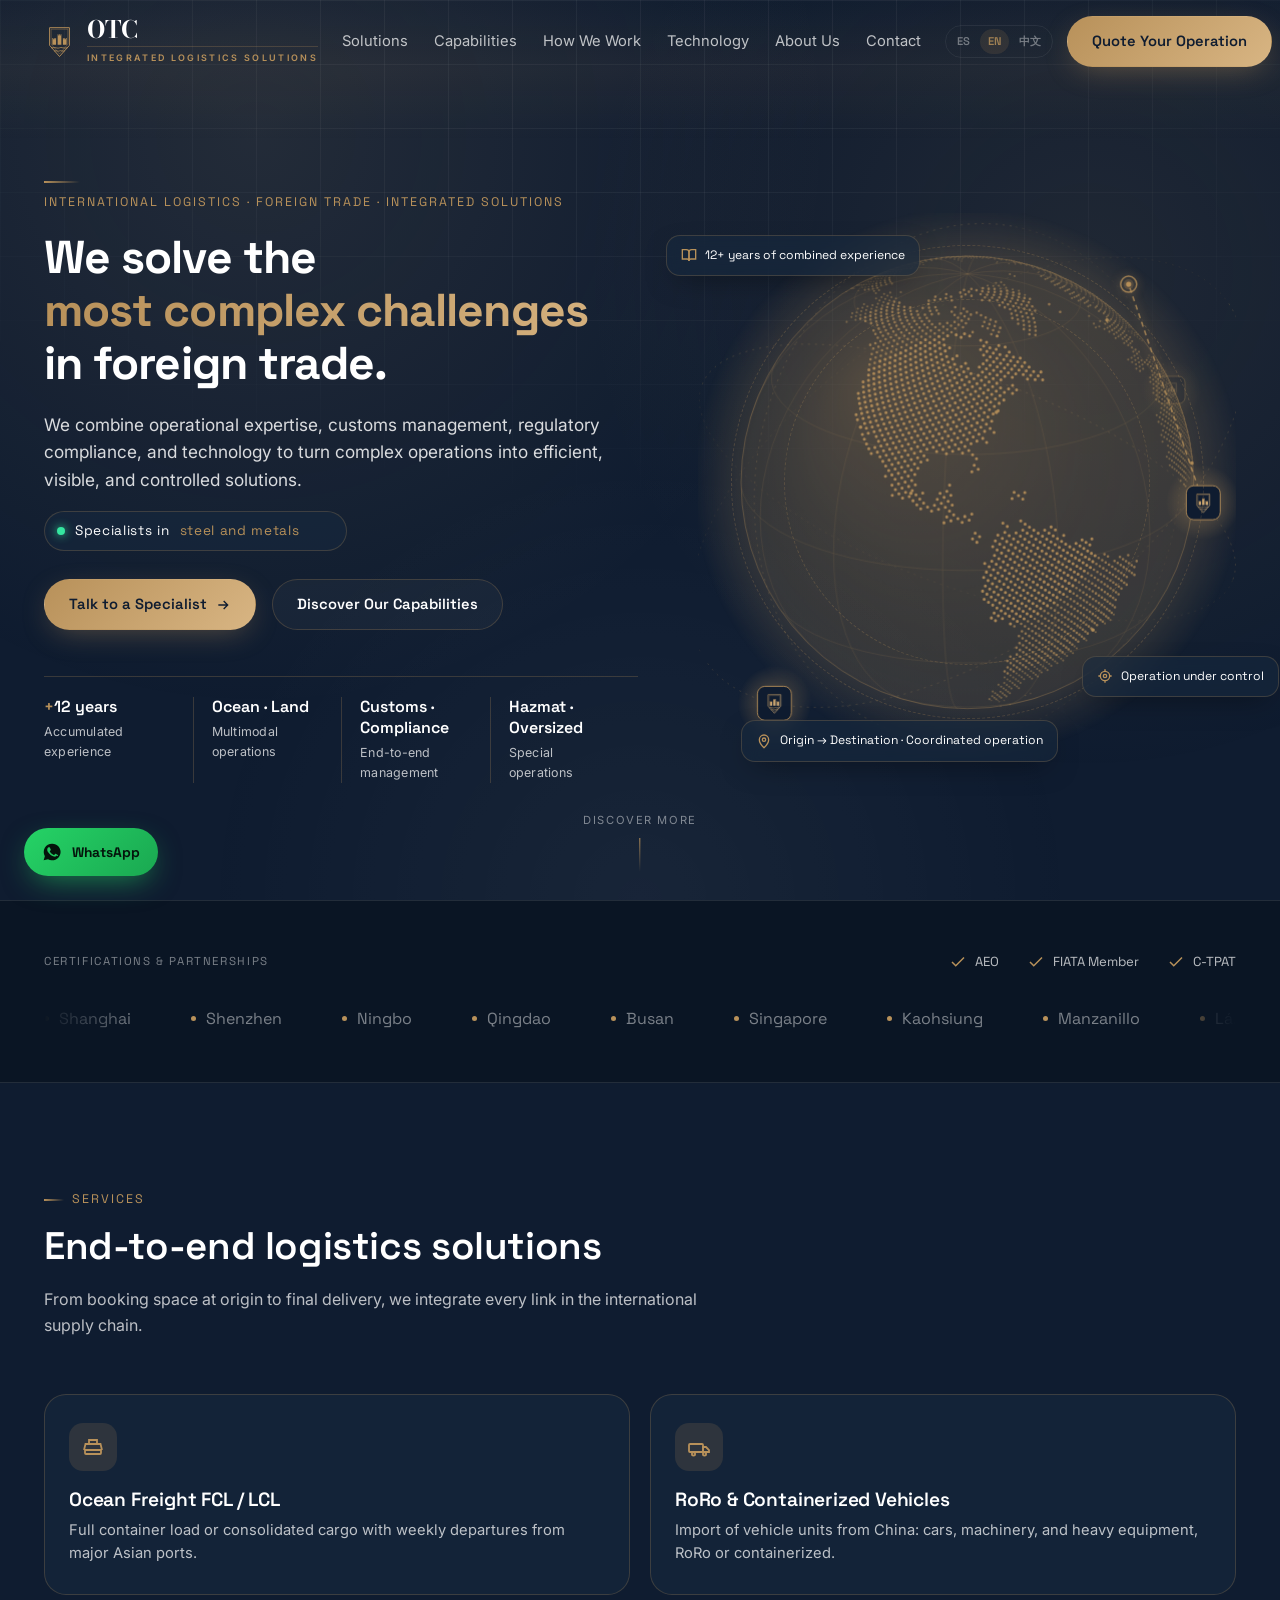
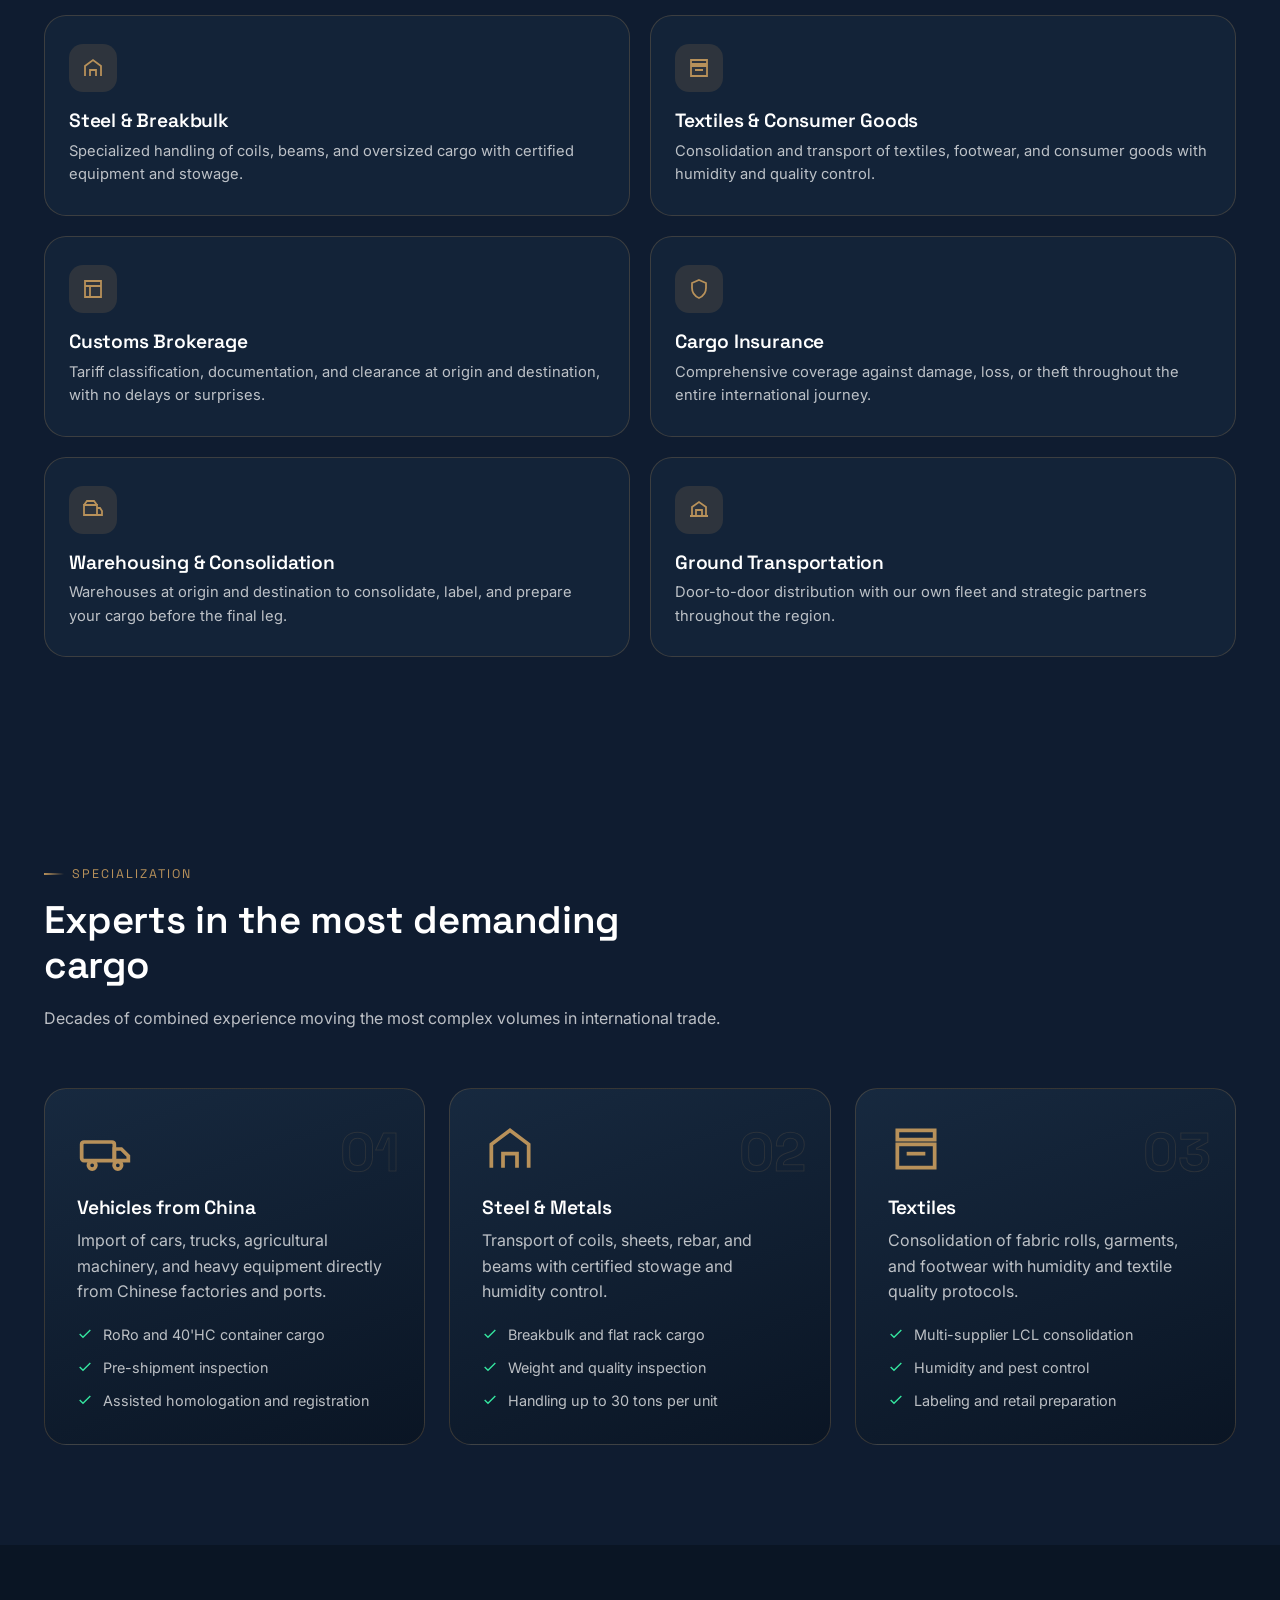
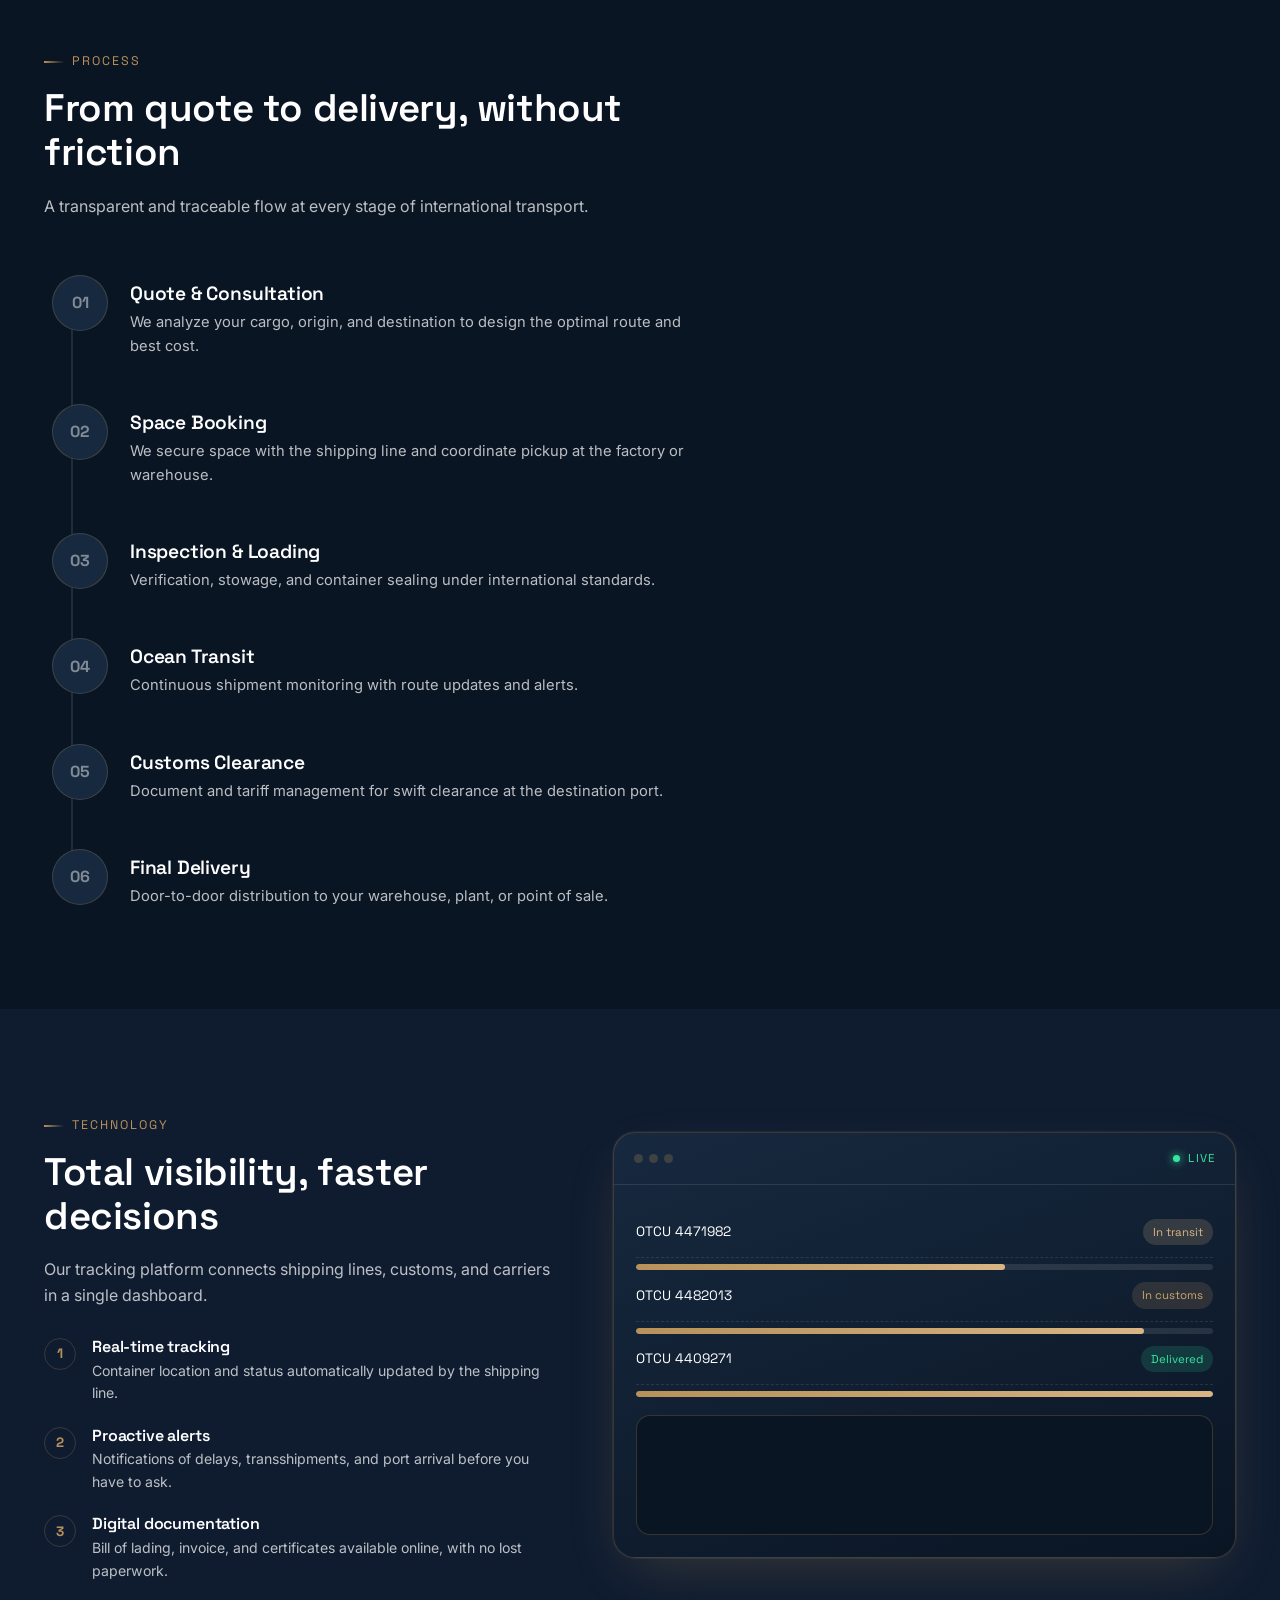
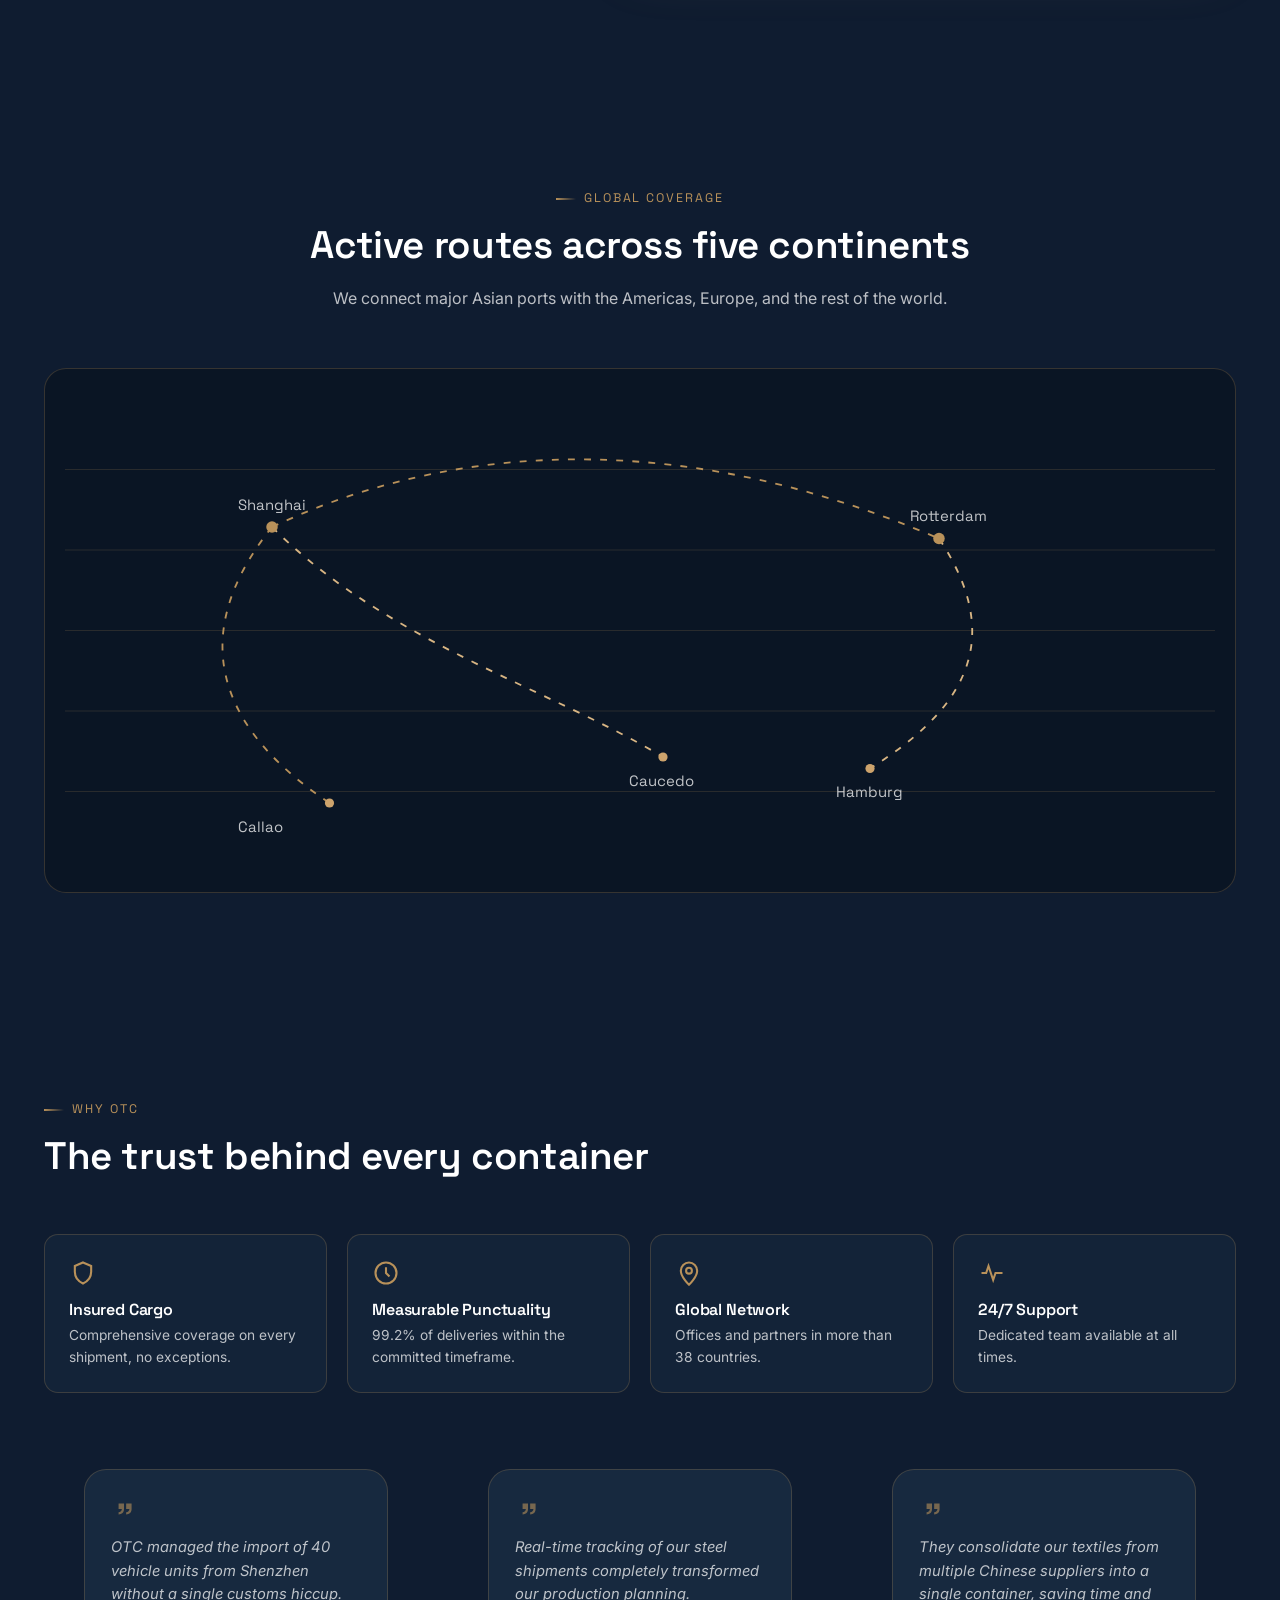
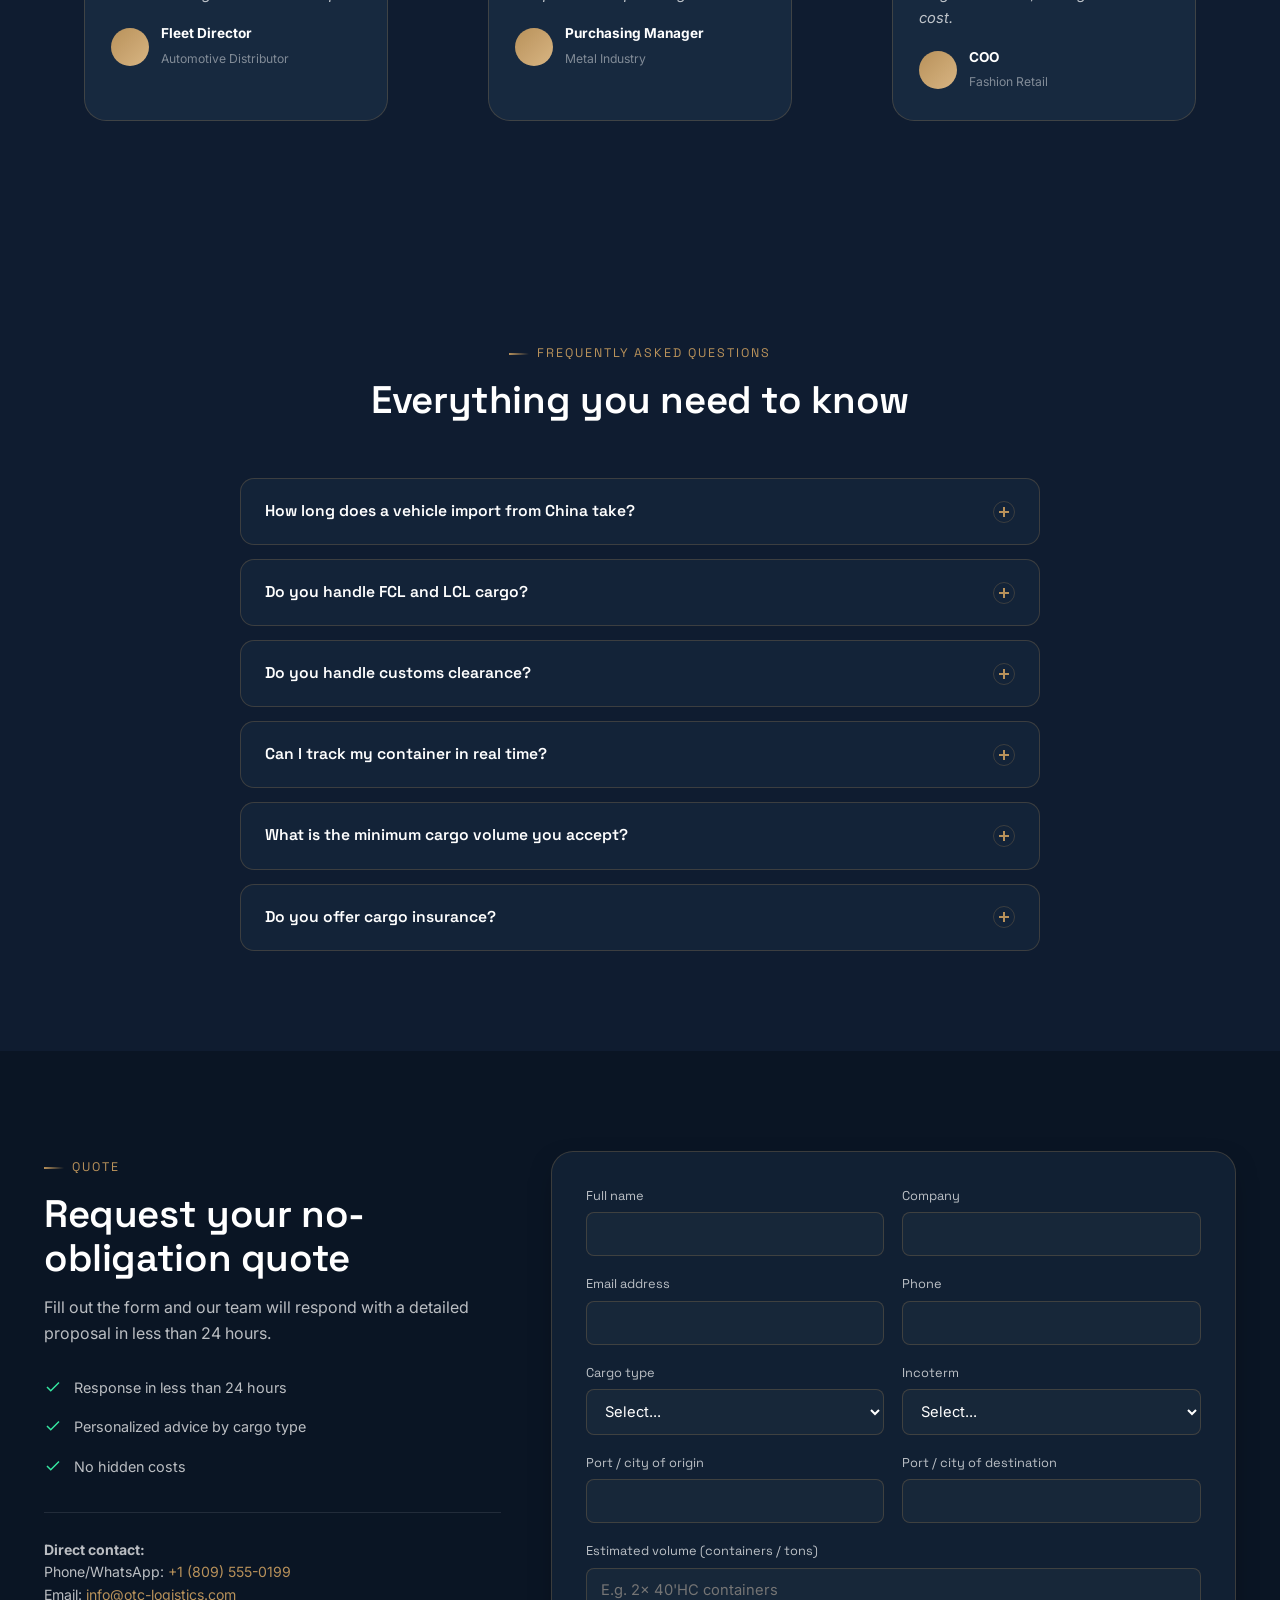
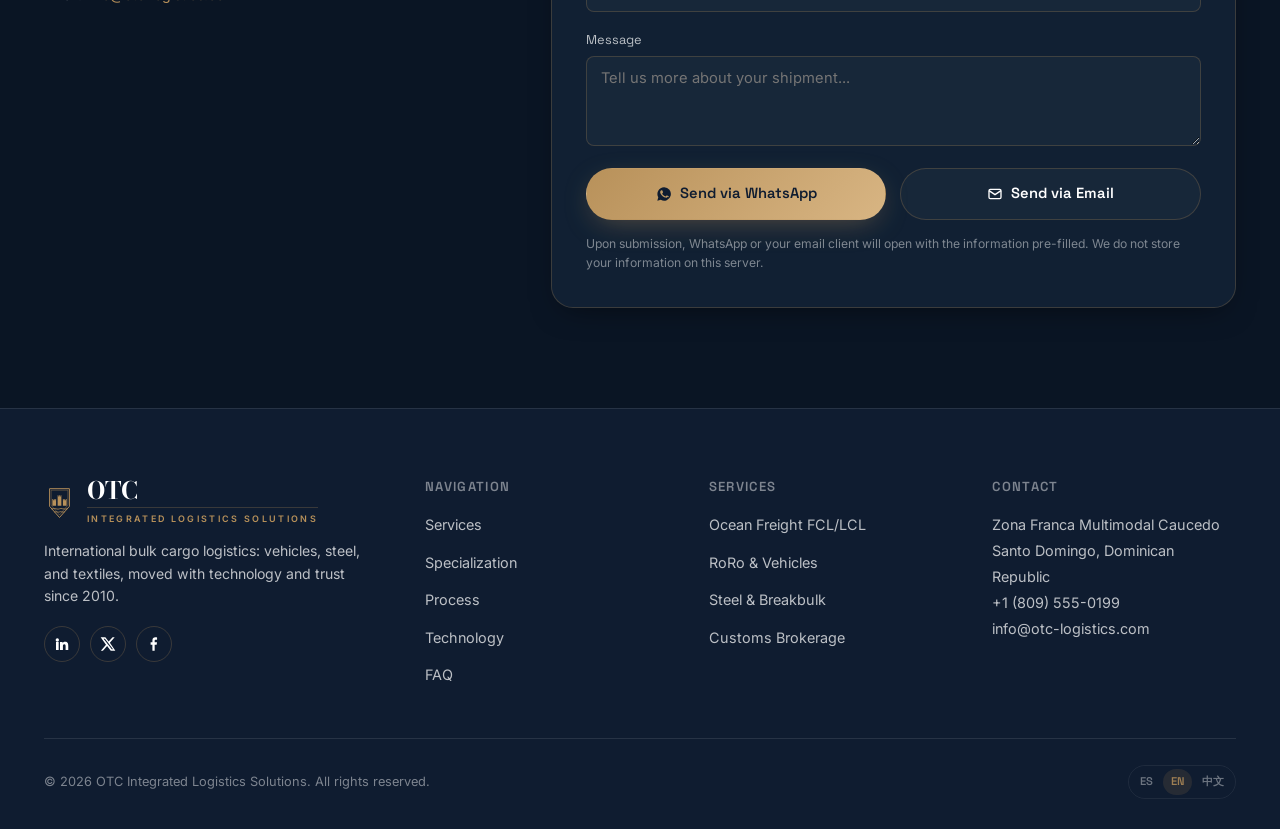
<file: en/index.html>
<!DOCTYPE html>
<html lang="en">
<head>
<meta charset="UTF-8">
<meta name="viewport" content="width=device-width, initial-scale=1, viewport-fit=cover">
<title>OTC Integrated Logistics Solutions | Import and Export of Bulk Cargo</title>
<meta name="description" content="OTC Integrated Logistics Solutions: international ocean freight shipping of containerized bulk cargo — vehicles from China, steel, and textiles. FCL/LCL, RoRo, customs clearance, and 24/7 tracking.">
<link rel="canonical" href="https://sirpulpo.github.io/otc-demo-landingpage/en/">
<link rel="alternate" hreflang="es" href="https://sirpulpo.github.io/otc-demo-landingpage/">
<link rel="alternate" hreflang="en" href="https://sirpulpo.github.io/otc-demo-landingpage/en/">
<link rel="alternate" hreflang="zh-Hans" href="https://sirpulpo.github.io/otc-demo-landingpage/zh/">
<link rel="alternate" hreflang="x-default" href="https://sirpulpo.github.io/otc-demo-landingpage/">

<meta property="og:type" content="website">
<meta property="og:site_name" content="OTC Integrated Logistics Solutions">
<meta property="og:locale" content="en_US">
<meta property="og:locale:alternate" content="es_ES">
<meta property="og:locale:alternate" content="zh_CN">
<meta property="og:title" content="OTC Integrated Logistics Solutions | Import and Export of Bulk Cargo">
<meta property="og:description" content="International ocean freight shipping of containerized bulk cargo: vehicles from China, steel, and textiles. 24/7 visibility and end-to-end customs clearance.">
<meta property="og:url" content="https://sirpulpo.github.io/otc-demo-landingpage/en/">
<meta property="og:image" content="https://sirpulpo.github.io/otc-demo-landingpage/assets/img/logo-fondo-blanco.jpeg">
<meta property="og:image:width" content="1600">
<meta property="og:image:height" content="638">
<meta property="og:image:alt" content="OTC Integrated Logistics Solutions">
<meta name="twitter:card" content="summary_large_image">
<meta name="twitter:title" content="OTC Integrated Logistics Solutions">
<meta name="twitter:description" content="International import and export of containerized bulk cargo.">
<meta name="twitter:image" content="https://sirpulpo.github.io/otc-demo-landingpage/assets/img/logo-fondo-blanco.jpeg">

<meta name="theme-color" content="#0F1C30">
<meta name="robots" content="index, follow">
<link rel="icon" type="image/svg+xml" href="../assets/img/favicon.svg">
<link rel="apple-touch-icon" href="../assets/img/logo-fondo-azul.jpeg">
<link rel="manifest" href="../site.webmanifest">

<link rel="preconnect" href="https://fonts.googleapis.com">
<link rel="preconnect" href="https://fonts.gstatic.com" crossorigin>
<link href="https://fonts.googleapis.com/css2?family=Bodoni+Moda:wght@600;700&family=Space+Grotesk:wght@500;600;700&family=Inter:wght@400;500;600;700&display=swap" rel="stylesheet">

<link rel="stylesheet" href="../assets/css/styles.css">

<script type="application/ld+json">
{
  "@context": "https://schema.org",
  "@type": "Organization",
  "name": "OTC Integrated Logistics Solutions",
  "url": "https://sirpulpo.github.io/otc-demo-landingpage/",
  "logo": "https://sirpulpo.github.io/otc-demo-landingpage/assets/img/logo-fondo-blanco.jpeg",
  "description": "International logistics company specializing in the import and export of containerized bulk cargo: vehicles, steel, and textiles.",
  "sameAs": [
    "https://www.linkedin.com/company/otc-international-logistics",
    "https://twitter.com/otclogistics",
    "https://www.facebook.com/otclogistics"
  ],
  "contactPoint": [{
    "@type": "ContactPoint",
    "telephone": "+1-809-555-0199",
    "contactType": "customer service",
    "email": "info@otc-logistics.com",
    "areaServed": "Worldwide",
    "availableLanguage": ["es","en","zh"]
  }],
  "address": {
    "@type": "PostalAddress",
    "streetAddress": "Zona Franca Multimodal Caucedo, Km 24",
    "addressLocality": "Santo Domingo",
    "addressCountry": "DO"
  }
}
</script>
<script type="application/ld+json">
{
  "@context": "https://schema.org",
  "@type": "WebSite",
  "name": "OTC Integrated Logistics Solutions",
  "url": "https://sirpulpo.github.io/otc-demo-landingpage/",
  "inLanguage": ["es","en","zh-Hans"]
}
</script>
<script type="application/ld+json">
{
  "@context": "https://schema.org",
  "@type": "Service",
  "serviceType": "International ocean freight logistics",
  "provider": { "@type": "Organization", "name": "OTC Integrated Logistics Solutions" },
  "areaServed": "Worldwide",
  "hasOfferCatalog": {
    "@type": "OfferCatalog",
    "name": "Logistics services",
    "itemListElement": [
      {"@type":"Offer","itemOffered":{"@type":"Service","name":"FCL/LCL ocean freight"}},
      {"@type":"Offer","itemOffered":{"@type":"Service","name":"RoRo and containerized vehicle imports from China"}},
      {"@type":"Offer","itemOffered":{"@type":"Service","name":"Steel and breakbulk cargo transport"}},
      {"@type":"Offer","itemOffered":{"@type":"Service","name":"Textile imports"}},
      {"@type":"Offer","itemOffered":{"@type":"Service","name":"Customs brokerage"}},
      {"@type":"Offer","itemOffered":{"@type":"Service","name":"International cargo insurance"}}
    ]
  }
}
</script>
<script type="application/ld+json">
{
  "@context": "https://schema.org",
  "@type": "FAQPage",
  "mainEntity": [
    {"@type":"Question","name":"How long does a vehicle import from China take?","acceptedAnswer":{"@type":"Answer","text":"Standard ocean transit from Chinese ports such as Shanghai or Shenzhen takes between 28 and 45 days, depending on the destination port and the route booked."}},
    {"@type":"Question","name":"Do you handle FCL and LCL cargo?","acceptedAnswer":{"@type":"Answer","text":"Yes, we offer full container load (FCL) for large volumes and consolidated cargo (LCL) for partial loads, with our own consolidation at origin."}},
    {"@type":"Question","name":"Do you handle customs clearance?","acceptedAnswer":{"@type":"Answer","text":"Yes, we provide full customs brokerage at origin and destination, including tariff classification and document management."}},
    {"@type":"Question","name":"Can I track my container in real time?","acceptedAnswer":{"@type":"Answer","text":"Yes, our 24/7 visibility platform lets you monitor shipment status from booking through final delivery."}}
  ]
}
</script>
</head>
<body>
<a class="skip-link" href="#main">Skip to content</a>
<div class="bg-grid" aria-hidden="true"></div>
<div class="bg-scanline" aria-hidden="true"></div>
<div class="bg-noise" aria-hidden="true"></div>

<header class="site-header" data-site-header>
  <div class="container">
    <a href="#top" class="brand" aria-label="OTC Integrated Logistics Solutions — home">
      <svg viewBox="0 0 100 116" aria-hidden="true"><path d="M18,15 L82,15 L82,72 L50,108 L18,72 Z" fill="none" stroke="#B8915A" stroke-width="3" stroke-linejoin="round"/><path d="M23,20 L77,20 L77,68 L50,100 L23,68 Z" fill="none" stroke="#B8915A" stroke-width="1.2" stroke-linejoin="round"/><path d="M27,70 L27,48 L29.4,48 L29.4,52 L31.8,52 L31.8,48 L34.2,48 L34.2,52 L36.6,52 L36.6,48 L39,48 L39,70 Z" fill="#B8915A"/><path d="M44,70 L44,36 L46.4,36 L46.4,40 L48.8,40 L48.8,36 L51.2,36 L51.2,40 L53.6,40 L53.6,36 L56,36 L56,70 Z" fill="#B8915A"/><path d="M61,70 L61,48 L63.4,48 L63.4,52 L65.8,52 L65.8,48 L68.2,48 L68.2,52 L70.6,52 L70.6,48 L73,48 L73,70 Z" fill="#B8915A"/><path d="M25,80 C35,76 45,84 50,80 C55,76 65,84 75,80" fill="none" stroke="#B8915A" stroke-width="2.5" stroke-linecap="round"/><path d="M34,90 C40,87 46,93 50,90 C54,87 60,93 66,90" fill="none" stroke="#B8915A" stroke-width="2.5" stroke-linecap="round"/></svg>
      <span>
        <span class="brand-name">OTC</span>
        <span class="brand-tag">Integrated Logistics Solutions</span>
      </span>
    </a>

    <nav class="nav-primary" data-nav-primary aria-label="Main navigation">
      <a href="#servicios">Solutions</a>
      <a href="#especializacion">Capabilities</a>
      <a href="#proceso">How We Work</a>
      <a href="#tecnologia">Technology</a>
      <a href="#nosotros">About Us</a>
      <a href="#contacto">Contact</a>
    </nav>

    <div class="header-actions">
      <div class="lang-switch" aria-label="Language selector">
        <a href="../">ES</a>
        <a href="./" aria-current="true">EN</a>
        <a href="../zh/">中文</a>
      </div>
      <a href="#cotizar" class="btn btn-primary">Quote Your Operation</a>
      <button class="nav-toggle" data-nav-toggle aria-label="Open menu" aria-expanded="false" aria-controls="nav-primary">
        <span></span>
      </button>
    </div>
  </div>
</header>

<main id="main">

  <!-- HERO -->
  <section class="hero" id="top">
    <div class="container hero-grid">
      <div class="hero-copy">
        <span class="eyebrow">International logistics · Foreign trade · Integrated solutions</span>
        <h1>We solve the<br> <span class="accent">most complex challenges</span><br> in foreign trade.</h1>
        <p class="hero-lede">We combine operational expertise, customs management, regulatory compliance, and technology to turn complex operations into efficient, visible, and controlled solutions.</p>

        <div class="hero-rotator">
          <span class="dot" aria-hidden="true"></span>
          Specialists in <span data-rotator data-words='["solving complex operations","steel and metals","textiles and supplies","breakbulk cargo"]'>solving complex operations</span>
        </div>

        <div class="hero-cta">
          <a href="#cotizar" class="btn btn-primary">
            Talk to a Specialist
            <svg viewBox="0 0 24 24" fill="none" stroke="currentColor" stroke-width="2"><path d="M5 12h14M13 6l6 6-6 6"/></svg>
          </a>
          <a href="#especializacion" class="btn btn-ghost">Discover Our Capabilities</a>
        </div>

        <div class="hero-kpis">
          <div class="kpi"><b><span class="suffix">+</span>12 years</b><span>Accumulated experience</span></div>
          <div class="kpi"><b>Ocean · Land</b><span>Multimodal operations</span></div>
          <div class="kpi"><b>Customs · Compliance</b><span>End-to-end management</span></div>
          <div class="kpi"><b>Hazmat · Oversized</b><span>Special operations</span></div>
        </div>
      </div>

      <div class="hero-visual" aria-hidden="true">
        <canvas data-globe data-globe-logo="../assets/img/favicon.svg"></canvas>
        <div class="ring"></div>
        <div class="ring r2"></div>
        <div class="badge b1"><svg viewBox="0 0 24 24" fill="none" stroke="currentColor" stroke-width="2"><path d="M2 4h6a4 4 0 014 4v13a3 3 0 00-3-3H2z"/><path d="M22 4h-6a4 4 0 00-4 4v13a3 3 0 013-3h7z"/></svg> 12+ years of combined experience</div>
        <div class="badge b2"><svg viewBox="0 0 24 24" fill="none" stroke="currentColor" stroke-width="2"><circle cx="12" cy="12" r="7"/><circle cx="12" cy="12" r="2.5"/><path d="M12 2v3M12 19v3M2 12h3M19 12h3"/></svg> Operation under control</div>
        <div class="badge b3"><svg viewBox="0 0 24 24" fill="none" stroke="currentColor" stroke-width="2"><path d="M12 22s7-6.5 7-12a7 7 0 10-14 0c0 5.5 7 12 7 12z"/><circle cx="12" cy="10" r="2.5"/></svg> Origin → Destination · Coordinated operation</div>
      </div>
    </div>

    <div class="scroll-cue" aria-hidden="true"><span>Discover more</span><span class="line"></span></div>
  </section>

  <!-- TRUST BAR -->
  <section class="trust-bar" aria-label="Certifications and port coverage">
    <div class="container">
      <div class="trust-row">
        <span class="trust-label">Certifications &amp; partnerships</span>
        <ul class="cert-list">
          <li><svg viewBox="0 0 24 24" fill="none" stroke="currentColor" stroke-width="2"><path d="M20 6L9 17l-5-5"/></svg> AEO</li>
          <li><svg viewBox="0 0 24 24" fill="none" stroke="currentColor" stroke-width="2"><path d="M20 6L9 17l-5-5"/></svg> FIATA Member</li>
          <li><svg viewBox="0 0 24 24" fill="none" stroke="currentColor" stroke-width="2"><path d="M20 6L9 17l-5-5"/></svg> C-TPAT</li>
        </ul>
      </div>
      <div class="marquee" aria-label="Ports of operation">
        <div class="marquee-track">
          <span>Shanghai</span><span>Shenzhen</span><span>Ningbo</span><span>Qingdao</span><span>Busan</span><span>Singapore</span><span>Kaohsiung</span><span>Manzanillo</span><span>Lázaro Cárdenas</span><span>Veracruz</span><span>Long Beach</span><span>Houston</span><span>Savannah</span><span>Caucedo</span><span>Cartagena</span><span>Callao</span><span>Santos</span><span>Buenos Aires</span><span>Rotterdam</span><span>Hamburg</span><span>Antwerp</span><span>Barcelona</span>
          <span>Shanghai</span><span>Shenzhen</span><span>Ningbo</span><span>Qingdao</span><span>Busan</span><span>Singapore</span><span>Kaohsiung</span><span>Manzanillo</span><span>Lázaro Cárdenas</span><span>Veracruz</span><span>Long Beach</span><span>Houston</span><span>Savannah</span><span>Caucedo</span><span>Cartagena</span><span>Callao</span><span>Santos</span><span>Buenos Aires</span><span>Rotterdam</span><span>Hamburg</span><span>Antwerp</span><span>Barcelona</span>
        </div>
      </div>
    </div>
  </section>

  <!-- SERVICIOS -->
  <section id="servicios">
    <div class="container">
      <div class="section-head reveal">
        <span class="eyebrow">Services</span>
        <h2>End-to-end logistics solutions</h2>
        <p>From booking space at origin to final delivery, we integrate every link in the international supply chain.</p>
      </div>

      <div class="services-grid">
        <article class="card reveal">
          <div class="spot" aria-hidden="true"></div>
          <div class="card-icon"><svg viewBox="0 0 24 24" fill="none" stroke="currentColor" stroke-width="1.8"><path d="M3 15l1.5-6h15L21 15"/><path d="M4 15h16v3a1 1 0 01-1 1H5a1 1 0 01-1-1z"/><path d="M8 9V5h8v4"/></svg></div>
          <h3>Ocean Freight FCL / LCL</h3>
          <p>Full container load or consolidated cargo with weekly departures from major Asian ports.</p>
        </article>
        <article class="card reveal">
          <div class="spot" aria-hidden="true"></div>
          <div class="card-icon"><svg viewBox="0 0 24 24" fill="none" stroke="currentColor" stroke-width="1.8"><rect x="2" y="9" width="14" height="8" rx="1"/><path d="M16 12h3l3 3v2h-6z"/><circle cx="6.5" cy="19" r="1.6"/><circle cx="17.5" cy="19" r="1.6"/></svg></div>
          <h3>RoRo &amp; Containerized Vehicles</h3>
          <p>Import of vehicle units from China: cars, machinery, and heavy equipment, RoRo or containerized.</p>
        </article>
        <article class="card reveal">
          <div class="spot" aria-hidden="true"></div>
          <div class="card-icon"><svg viewBox="0 0 24 24" fill="none" stroke="currentColor" stroke-width="1.8"><path d="M4 20V10l8-6 8 6v10"/><path d="M9 20v-6h6v6"/></svg></div>
          <h3>Steel &amp; Breakbulk</h3>
          <p>Specialized handling of coils, beams, and oversized cargo with certified equipment and stowage.</p>
        </article>
        <article class="card reveal">
          <div class="spot" aria-hidden="true"></div>
          <div class="card-icon"><svg viewBox="0 0 24 24" fill="none" stroke="currentColor" stroke-width="1.8"><path d="M4 4h16v4H4zM4 10h16v10H4z"/><path d="M8 14h8"/></svg></div>
          <h3>Textiles &amp; Consumer Goods</h3>
          <p>Consolidation and transport of textiles, footwear, and consumer goods with humidity and quality control.</p>
        </article>
        <article class="card reveal">
          <div class="spot" aria-hidden="true"></div>
          <div class="card-icon"><svg viewBox="0 0 24 24" fill="none" stroke="currentColor" stroke-width="1.8"><path d="M4 4h16v16H4z"/><path d="M4 9h16M9 9v11"/></svg></div>
          <h3>Customs Brokerage</h3>
          <p>Tariff classification, documentation, and clearance at origin and destination, with no delays or surprises.</p>
        </article>
        <article class="card reveal">
          <div class="spot" aria-hidden="true"></div>
          <div class="card-icon"><svg viewBox="0 0 24 24" fill="none" stroke="currentColor" stroke-width="1.8"><path d="M12 3l7 3v5c0 5-3.4 8.4-7 10-3.6-1.6-7-5-7-10V6z"/></svg></div>
          <h3>Cargo Insurance</h3>
          <p>Comprehensive coverage against damage, loss, or theft throughout the entire international journey.</p>
        </article>
        <article class="card reveal">
          <div class="spot" aria-hidden="true"></div>
          <div class="card-icon"><svg viewBox="0 0 24 24" fill="none" stroke="currentColor" stroke-width="1.8"><path d="M3 7h13v10H3zM16 10h3l2 3v4h-5z"/><path d="M3 7l3-4h7l3 4"/></svg></div>
          <h3>Warehousing &amp; Consolidation</h3>
          <p>Warehouses at origin and destination to consolidate, label, and prepare your cargo before the final leg.</p>
        </article>
        <article class="card reveal">
          <div class="spot" aria-hidden="true"></div>
          <div class="card-icon"><svg viewBox="0 0 24 24" fill="none" stroke="currentColor" stroke-width="1.8"><path d="M5 18V9l7-5 7 5v9"/><path d="M9 18v-6h6v6"/><path d="M3 18h18"/></svg></div>
          <h3>Ground Transportation</h3>
          <p>Door-to-door distribution with our own fleet and strategic partners throughout the region.</p>
        </article>
      </div>
    </div>
  </section>

  <!-- ESPECIALIZACIÓN -->
  <section id="especializacion" class="specialization">
    <div class="container">
      <div class="section-head reveal">
        <span class="eyebrow">Specialization</span>
        <h2>Experts in the most demanding cargo</h2>
        <p>Decades of combined experience moving the most complex volumes in international trade.</p>
      </div>

      <div class="spec-grid">
        <article class="spec-card reveal">
          <span class="spec-num" aria-hidden="true">01</span>
          <svg class="spec-icon" viewBox="0 0 24 24" fill="none" stroke="currentColor" stroke-width="1.6"><rect x="2" y="9" width="14" height="8" rx="1"/><path d="M16 12h3l3 3v2h-6z"/><circle cx="6.5" cy="19" r="1.6"/><circle cx="17.5" cy="19" r="1.6"/></svg>
          <h3>Vehicles from China</h3>
          <p>Import of cars, trucks, agricultural machinery, and heavy equipment directly from Chinese factories and ports.</p>
          <ul>
            <li><svg viewBox="0 0 24 24" fill="none" stroke="currentColor" stroke-width="2"><path d="M20 6L9 17l-5-5"/></svg> RoRo and 40'HC container cargo</li>
            <li><svg viewBox="0 0 24 24" fill="none" stroke="currentColor" stroke-width="2"><path d="M20 6L9 17l-5-5"/></svg> Pre-shipment inspection</li>
            <li><svg viewBox="0 0 24 24" fill="none" stroke="currentColor" stroke-width="2"><path d="M20 6L9 17l-5-5"/></svg> Assisted homologation and registration</li>
          </ul>
        </article>
        <article class="spec-card reveal">
          <span class="spec-num" aria-hidden="true">02</span>
          <svg class="spec-icon" viewBox="0 0 24 24" fill="none" stroke="currentColor" stroke-width="1.6"><path d="M4 20V10l8-6 8 6v10"/><path d="M9 20v-6h6v6"/></svg>
          <h3>Steel &amp; Metals</h3>
          <p>Transport of coils, sheets, rebar, and beams with certified stowage and humidity control.</p>
          <ul>
            <li><svg viewBox="0 0 24 24" fill="none" stroke="currentColor" stroke-width="2"><path d="M20 6L9 17l-5-5"/></svg> Breakbulk and flat rack cargo</li>
            <li><svg viewBox="0 0 24 24" fill="none" stroke="currentColor" stroke-width="2"><path d="M20 6L9 17l-5-5"/></svg> Weight and quality inspection</li>
            <li><svg viewBox="0 0 24 24" fill="none" stroke="currentColor" stroke-width="2"><path d="M20 6L9 17l-5-5"/></svg> Handling up to 30 tons per unit</li>
          </ul>
        </article>
        <article class="spec-card reveal">
          <span class="spec-num" aria-hidden="true">03</span>
          <svg class="spec-icon" viewBox="0 0 24 24" fill="none" stroke="currentColor" stroke-width="1.6"><path d="M4 4h16v4H4zM4 10h16v10H4z"/><path d="M8 14h8"/></svg>
          <h3>Textiles</h3>
          <p>Consolidation of fabric rolls, garments, and footwear with humidity and textile quality protocols.</p>
          <ul>
            <li><svg viewBox="0 0 24 24" fill="none" stroke="currentColor" stroke-width="2"><path d="M20 6L9 17l-5-5"/></svg> Multi-supplier LCL consolidation</li>
            <li><svg viewBox="0 0 24 24" fill="none" stroke="currentColor" stroke-width="2"><path d="M20 6L9 17l-5-5"/></svg> Humidity and pest control</li>
            <li><svg viewBox="0 0 24 24" fill="none" stroke="currentColor" stroke-width="2"><path d="M20 6L9 17l-5-5"/></svg> Labeling and retail preparation</li>
          </ul>
        </article>
      </div>
    </div>
  </section>

  <!-- PROCESO -->
  <section id="proceso" class="process">
    <div class="container">
      <div class="section-head reveal">
        <span class="eyebrow">Process</span>
        <h2>From quote to delivery, without friction</h2>
        <p>A transparent and traceable flow at every stage of international transport.</p>
      </div>

      <div class="timeline" data-timeline-track>
        <div class="timeline-track"><div class="timeline-progress" data-timeline-progress></div></div>

        <div class="timeline-item"><div class="timeline-dot">01</div><div class="timeline-body"><h3>Quote &amp; Consultation</h3><p>We analyze your cargo, origin, and destination to design the optimal route and best cost.</p></div></div>
        <div class="timeline-item"><div class="timeline-dot">02</div><div class="timeline-body"><h3>Space Booking</h3><p>We secure space with the shipping line and coordinate pickup at the factory or warehouse.</p></div></div>
        <div class="timeline-item"><div class="timeline-dot">03</div><div class="timeline-body"><h3>Inspection &amp; Loading</h3><p>Verification, stowage, and container sealing under international standards.</p></div></div>
        <div class="timeline-item"><div class="timeline-dot">04</div><div class="timeline-body"><h3>Ocean Transit</h3><p>Continuous shipment monitoring with route updates and alerts.</p></div></div>
        <div class="timeline-item"><div class="timeline-dot">05</div><div class="timeline-body"><h3>Customs Clearance</h3><p>Document and tariff management for swift clearance at the destination port.</p></div></div>
        <div class="timeline-item"><div class="timeline-dot">06</div><div class="timeline-body"><h3>Final Delivery</h3><p>Door-to-door distribution to your warehouse, plant, or point of sale.</p></div></div>
      </div>
    </div>
  </section>

  <!-- TECNOLOGÍA -->
  <section id="tecnologia" class="tech-section">
    <div class="container tech-grid">
      <div class="reveal">
        <span class="eyebrow">Technology</span>
        <h2>Total visibility, faster decisions</h2>
        <p>Our tracking platform connects shipping lines, customs, and carriers in a single dashboard.</p>
        <ul class="tech-list">
          <li><span class="num">1</span><div><h4>Real-time tracking</h4><p>Container location and status automatically updated by the shipping line.</p></div></li>
          <li><span class="num">2</span><div><h4>Proactive alerts</h4><p>Notifications of delays, transshipments, and port arrival before you have to ask.</p></div></li>
          <li><span class="num">3</span><div><h4>Digital documentation</h4><p>Bill of lading, invoice, and certificates available online, with no lost paperwork.</p></div></li>
        </ul>
      </div>

      <div class="dashboard reveal" aria-hidden="true">
        <div class="dashboard-head">
          <div class="dots"><span></span><span></span><span></span></div>
          <span class="live"><span class="dot"></span> Live</span>
        </div>
        <div class="dashboard-body">
          <div class="dash-row"><span class="id">OTCU 4471982</span><span class="stat transit">In transit</span></div>
          <div class="dash-bar"><i style="width:64%"></i></div>
          <div class="dash-row"><span class="id">OTCU 4482013</span><span class="stat customs">In customs</span></div>
          <div class="dash-bar"><i style="width:88%"></i></div>
          <div class="dash-row"><span class="id">OTCU 4409271</span><span class="stat delivered">Delivered</span></div>
          <div class="dash-bar"><i style="width:100%"></i></div>
          <div class="dash-map"></div>
        </div>
      </div>
    </div>
  </section>

  <!-- RUTAS -->
  <section id="rutas">
    <div class="container">
      <div class="section-head center reveal" style="margin-left:auto;margin-right:auto;">
        <span class="eyebrow">Global coverage</span>
        <h2>Active routes across five continents</h2>
        <p>We connect major Asian ports with the Americas, Europe, and the rest of the world.</p>
      </div>
      <div class="routes-visual reveal">
        <svg viewBox="0 0 1000 420" role="img" aria-label="Map of global shipping routes">
          <g opacity="0.18" stroke="#B8915A" stroke-width="1">
            <path d="M0 70H1000M0 140H1000M0 210H1000M0 280H1000M0 350H1000"/>
          </g>
          <path class="route-path" d="M180 120 C 350 40, 550 40, 760 130" fill="none" stroke="#B8915A" stroke-width="1.6"/>
          <path class="route-path" d="M180 120 C 280 220, 420 260, 520 320" fill="none" stroke="#D8B583" stroke-width="1.6"/>
          <path class="route-path" d="M180 120 C 100 220, 140 300, 230 360" fill="none" stroke="#B8915A" stroke-width="1.6"/>
          <path class="route-path" d="M760 130 C 820 220, 780 280, 700 330" fill="none" stroke="#D8B583" stroke-width="1.6"/>
          <circle class="route-dot" cx="180" cy="120" r="5" fill="#B8915A"/>
          <circle class="route-dot" cx="760" cy="130" r="5" fill="#B8915A"/>
          <circle class="route-dot" cx="520" cy="320" r="4" fill="#CDA36C"/>
          <circle class="route-dot" cx="230" cy="360" r="4" fill="#CDA36C"/>
          <circle class="route-dot" cx="700" cy="330" r="4" fill="#CDA36C"/>
          <text x="150" y="105" fill="#FFFFFF" fill-opacity="0.75" font-size="13" font-family="Space Grotesk">Shanghai</text>
          <text x="735" y="115" fill="#FFFFFF" fill-opacity="0.75" font-size="13" font-family="Space Grotesk">Rotterdam</text>
          <text x="490" y="345" fill="#FFFFFF" fill-opacity="0.75" font-size="13" font-family="Space Grotesk">Caucedo</text>
          <text x="150" y="385" fill="#FFFFFF" fill-opacity="0.75" font-size="13" font-family="Space Grotesk">Callao</text>
          <text x="670" y="355" fill="#FFFFFF" fill-opacity="0.75" font-size="13" font-family="Space Grotesk">Hamburg</text>
        </svg>
      </div>
    </div>
  </section>

  <!-- NOSOTROS -->
  <section id="nosotros">
    <div class="container">
      <div class="section-head reveal">
        <span class="eyebrow">Why OTC</span>
        <h2>The trust behind every container</h2>
      </div>

      <div class="why-grid">
        <div class="why-item reveal"><svg viewBox="0 0 24 24" fill="none" stroke="currentColor" stroke-width="1.8"><path d="M12 3l7 3v5c0 5-3.4 8.4-7 10-3.6-1.6-7-5-7-10V6z"/></svg><h4>Insured Cargo</h4><p>Comprehensive coverage on every shipment, no exceptions.</p></div>
        <div class="why-item reveal"><svg viewBox="0 0 24 24" fill="none" stroke="currentColor" stroke-width="1.8"><circle cx="12" cy="12" r="9"/><path d="M12 7v5l3 3"/></svg><h4>Measurable Punctuality</h4><p>99.2% of deliveries within the committed timeframe.</p></div>
        <div class="why-item reveal"><svg viewBox="0 0 24 24" fill="none" stroke="currentColor" stroke-width="1.8"><path d="M12 22s7-6.5 7-12a7 7 0 10-14 0c0 5.5 7 12 7 12z"/><circle cx="12" cy="10" r="2.5"/></svg><h4>Global Network</h4><p>Offices and partners in more than 38 countries.</p></div>
        <div class="why-item reveal"><svg viewBox="0 0 24 24" fill="none" stroke="currentColor" stroke-width="1.8"><path d="M3 12h4l2-6 4 12 2-6h6"/></svg><h4>24/7 Support</h4><p>Dedicated team available at all times.</p></div>
      </div>

      <div class="testimonials">
        <blockquote class="testimonial reveal">
          <svg viewBox="0 0 24 24" fill="currentColor"><path d="M7 7h5v5c0 3-2 5-5 5v-2c1.7 0 3-1.3 3-3H7zM14 7h5v5c0 3-2 5-5 5v-2c1.7 0 3-1.3 3-3h-3z"/></svg>
          <p>OTC managed the import of 40 vehicle units from Shenzhen without a single customs hiccup.</p>
          <footer><span class="avatar" aria-hidden="true"></span><div><b>Fleet Director</b><span>Automotive Distributor</span></div></footer>
        </blockquote>
        <blockquote class="testimonial reveal">
          <svg viewBox="0 0 24 24" fill="currentColor"><path d="M7 7h5v5c0 3-2 5-5 5v-2c1.7 0 3-1.3 3-3H7zM14 7h5v5c0 3-2 5-5 5v-2c1.7 0 3-1.3 3-3h-3z"/></svg>
          <p>Real-time tracking of our steel shipments completely transformed our production planning.</p>
          <footer><span class="avatar" aria-hidden="true"></span><div><b>Purchasing Manager</b><span>Metal Industry</span></div></footer>
        </blockquote>
        <blockquote class="testimonial reveal">
          <svg viewBox="0 0 24 24" fill="currentColor"><path d="M7 7h5v5c0 3-2 5-5 5v-2c1.7 0 3-1.3 3-3H7zM14 7h5v5c0 3-2 5-5 5v-2c1.7 0 3-1.3 3-3h-3z"/></svg>
          <p>They consolidate our textiles from multiple Chinese suppliers into a single container, saving time and cost.</p>
          <footer><span class="avatar" aria-hidden="true"></span><div><b>COO</b><span>Fashion Retail</span></div></footer>
        </blockquote>
      </div>
    </div>
  </section>

  <!-- FAQ -->
  <section id="faq">
    <div class="container">
      <div class="section-head center reveal" style="margin-left:auto;margin-right:auto;">
        <span class="eyebrow">Frequently Asked Questions</span>
        <h2>Everything you need to know</h2>
      </div>
      <div class="faq-list">
        <details class="faq-item reveal">
          <summary>How long does a vehicle import from China take? <span class="plus" aria-hidden="true"></span></summary>
          <div class="faq-a"><p>Standard ocean transit from ports such as Shanghai or Shenzhen takes between 28 and 45 days, depending on the destination port and the route booked.</p></div>
        </details>
        <details class="faq-item reveal">
          <summary>Do you handle FCL and LCL cargo? <span class="plus" aria-hidden="true"></span></summary>
          <div class="faq-a"><p>Yes, we offer full container load (FCL) for large volumes and consolidated cargo (LCL) for partial loads, with our own consolidation at origin.</p></div>
        </details>
        <details class="faq-item reveal">
          <summary>Do you handle customs clearance? <span class="plus" aria-hidden="true"></span></summary>
          <div class="faq-a"><p>Yes, we provide full customs brokerage at origin and destination, including tariff classification and document management.</p></div>
        </details>
        <details class="faq-item reveal">
          <summary>Can I track my container in real time? <span class="plus" aria-hidden="true"></span></summary>
          <div class="faq-a"><p>Yes, our 24/7 visibility platform lets you monitor shipment status from booking through final delivery.</p></div>
        </details>
        <details class="faq-item reveal">
          <summary>What is the minimum cargo volume you accept? <span class="plus" aria-hidden="true"></span></summary>
          <div class="faq-a"><p>We work with everything from partial loads (LCL) to multiple FCL containers, adapting to operations of any size.</p></div>
        </details>
        <details class="faq-item reveal">
          <summary>Do you offer cargo insurance? <span class="plus" aria-hidden="true"></span></summary>
          <div class="faq-a"><p>Yes, we offer comprehensive coverage against damage, loss, or theft throughout the entire international journey, including inland transit.</p></div>
        </details>
      </div>
    </div>
  </section>

  <!-- COTIZAR -->
  <section id="cotizar" class="quote-section">
    <div class="container quote-wrap">
      <div class="quote-info reveal">
        <span class="eyebrow">Quote</span>
        <h2>Request your no-obligation quote</h2>
        <p>Fill out the form and our team will respond with a detailed proposal in less than 24 hours.</p>
        <ul class="quote-perks">
          <li><svg viewBox="0 0 24 24" fill="none" stroke="currentColor" stroke-width="2"><path d="M20 6L9 17l-5-5"/></svg> Response in less than 24 hours</li>
          <li><svg viewBox="0 0 24 24" fill="none" stroke="currentColor" stroke-width="2"><path d="M20 6L9 17l-5-5"/></svg> Personalized advice by cargo type</li>
          <li><svg viewBox="0 0 24 24" fill="none" stroke="currentColor" stroke-width="2"><path d="M20 6L9 17l-5-5"/></svg> No hidden costs</li>
        </ul>
        <div class="quote-contact">
          <p><strong>Direct contact:</strong><br>
          Phone/WhatsApp: <a href="tel:+18095550199">+1 (809) 555-0199</a><br>
          Email: <a href="mailto:info@otc-logistics.com">info@otc-logistics.com</a></p>
        </div>
      </div>

      <form class="quote-form reveal" data-quote-form data-wa-number="18095550199" data-email="info@otc-logistics.com" data-subject="Quote Request — OTC Integrated Logistics Solutions">
        <div class="form-grid">
          <div class="form-field">
            <label for="f-name">Full name</label>
            <input id="f-name" name="Name" type="text" required autocomplete="name">
          </div>
          <div class="form-field">
            <label for="f-company">Company</label>
            <input id="f-company" name="Company" type="text" autocomplete="organization">
          </div>
          <div class="form-field">
            <label for="f-email">Email address</label>
            <input id="f-email" name="Email" type="email" required autocomplete="email">
          </div>
          <div class="form-field">
            <label for="f-phone">Phone</label>
            <input id="f-phone" name="Phone" type="tel" required autocomplete="tel">
          </div>
          <div class="form-field">
            <label for="f-cargo">Cargo type</label>
            <select id="f-cargo" name="Cargo type" required>
              <option value="">Select...</option>
              <option>Vehicles / machinery</option>
              <option>Steel / metals</option>
              <option>Textiles</option>
              <option>General cargo</option>
              <option>Other</option>
            </select>
          </div>
          <div class="form-field">
            <label for="f-incoterm">Incoterm</label>
            <select id="f-incoterm" name="Incoterm">
              <option value="">Select...</option>
              <option>EXW</option><option>FOB</option><option>CIF</option><option>DAP</option><option>Not sure</option>
            </select>
          </div>
          <div class="form-field">
            <label for="f-origin">Port / city of origin</label>
            <input id="f-origin" name="Origin" type="text">
          </div>
          <div class="form-field">
            <label for="f-dest">Port / city of destination</label>
            <input id="f-dest" name="Destination" type="text">
          </div>
          <div class="form-field full">
            <label for="f-volume">Estimated volume (containers / tons)</label>
            <input id="f-volume" name="Volume" type="text" placeholder="E.g. 2x 40'HC containers">
          </div>
          <div class="form-field full">
            <label for="f-msg">Message</label>
            <textarea id="f-msg" name="Message" placeholder="Tell us more about your shipment..."></textarea>
          </div>
        </div>

        <div class="form-actions">
          <button type="submit" class="btn btn-primary" data-send-wa>
            <svg viewBox="0 0 24 24" fill="currentColor"><path d="M12 2a10 10 0 00-8.6 15L2 22l5.2-1.4A10 10 0 1012 2zm5.7 14.3c-.2.6-1.3 1.2-1.8 1.2-.5.1-1.1.1-1.7-.1-.4-.1-1-.3-1.7-.6-3-1.3-4.9-4.3-5-4.5-.2-.2-1.2-1.6-1.2-3.1s.8-2.2 1.1-2.5c.3-.3.6-.4.8-.4h.6c.2 0 .5 0 .7.6.3.6.9 2.1 1 2.2.1.2.1.4 0 .6-.1.2-.2.3-.4.5-.2.2-.4.4-.5.6-.2.2-.4.4-.2.7.2.3.9 1.5 1.9 2.4 1.3 1.2 2.4 1.5 2.7 1.7.3.2.5.1.7-.1.2-.2.8-.9 1-1.2.2-.3.4-.2.7-.1.3.1 1.8.9 2.1 1 .3.2.5.2.6.3.1.2.1.9-.1 1.5z"/></svg>
            Send via WhatsApp
          </button>
          <button type="submit" class="btn btn-ghost" data-send-mail>
            <svg viewBox="0 0 24 24" fill="none" stroke="currentColor" stroke-width="2"><rect x="3" y="5" width="18" height="14" rx="2"/><path d="M3 7l9 6 9-6"/></svg>
            Send via Email
          </button>
        </div>
        <p class="form-note">Upon submission, WhatsApp or your email client will open with the information pre-filled. We do not store your information on this server.</p>
      </form>
    </div>
  </section>

</main>

<footer class="site-footer">
  <div class="container">
    <div class="footer-grid">
      <div class="footer-brand">
        <a href="#top" class="brand" aria-label="OTC Integrated Logistics Solutions — home">
          <svg viewBox="0 0 100 116" aria-hidden="true"><path d="M18,15 L82,15 L82,72 L50,108 L18,72 Z" fill="none" stroke="#B8915A" stroke-width="3" stroke-linejoin="round"/><path d="M23,20 L77,20 L77,68 L50,100 L23,68 Z" fill="none" stroke="#B8915A" stroke-width="1.2" stroke-linejoin="round"/><path d="M27,70 L27,48 L29.4,48 L29.4,52 L31.8,52 L31.8,48 L34.2,48 L34.2,52 L36.6,52 L36.6,48 L39,48 L39,70 Z" fill="#B8915A"/><path d="M44,70 L44,36 L46.4,36 L46.4,40 L48.8,40 L48.8,36 L51.2,36 L51.2,40 L53.6,40 L53.6,36 L56,36 L56,70 Z" fill="#B8915A"/><path d="M61,70 L61,48 L63.4,48 L63.4,52 L65.8,52 L65.8,48 L68.2,48 L68.2,52 L70.6,52 L70.6,48 L73,48 L73,70 Z" fill="#B8915A"/><path d="M25,80 C35,76 45,84 50,80 C55,76 65,84 75,80" fill="none" stroke="#B8915A" stroke-width="2.5" stroke-linecap="round"/><path d="M34,90 C40,87 46,93 50,90 C54,87 60,93 66,90" fill="none" stroke="#B8915A" stroke-width="2.5" stroke-linecap="round"/></svg>
          <span>
            <span class="brand-name">OTC</span>
            <span class="brand-tag">Integrated Logistics Solutions</span>
          </span>
        </a>
        <p>International bulk cargo logistics: vehicles, steel, and textiles, moved with technology and trust since 2010.</p>
        <div class="footer-social" aria-label="Social media">
          <a href="#" aria-label="LinkedIn"><svg viewBox="0 0 24 24" fill="currentColor"><path d="M4.98 3.5a2.5 2.5 0 11-.02 5 2.5 2.5 0 01.02-5zM3 9h4v12H3zM9 9h3.8v1.7h.05c.53-1 1.83-2 3.77-2 4.03 0 4.78 2.65 4.78 6.1V21h-4v-5.6c0-1.34-.03-3.06-1.87-3.06-1.87 0-2.16 1.46-2.16 2.96V21H9z"/></svg></a>
          <a href="#" aria-label="Twitter / X"><svg viewBox="0 0 24 24" fill="currentColor"><path d="M18.9 2H22l-7.2 8.2L23 22h-6.9l-5.4-6.9L4.4 22H1.3l7.7-8.8L1 2h7l4.9 6.3zM17.7 20h1.9L7.4 4H5.3z"/></svg></a>
          <a href="#" aria-label="Facebook"><svg viewBox="0 0 24 24" fill="currentColor"><path d="M13 22v-9h3l.5-3.5H13V7.2c0-1 .3-1.7 1.8-1.7H16.6V2.3C16.3 2.2 15.2 2 14 2c-2.6 0-4.4 1.6-4.4 4.6V9.5H6.9V13H9.6v9z"/></svg></a>
        </div>
      </div>
      <nav class="footer-col">
        <h4>Navigation</h4>
        <ul>
          <li><a href="#servicios">Services</a></li>
          <li><a href="#especializacion">Specialization</a></li>
          <li><a href="#proceso">Process</a></li>
          <li><a href="#tecnologia">Technology</a></li>
          <li><a href="#faq">FAQ</a></li>
        </ul>
      </nav>
      <nav class="footer-col">
        <h4>Services</h4>
        <ul>
          <li><a href="#servicios">Ocean Freight FCL/LCL</a></li>
          <li><a href="#servicios">RoRo &amp; Vehicles</a></li>
          <li><a href="#servicios">Steel &amp; Breakbulk</a></li>
          <li><a href="#servicios">Customs Brokerage</a></li>
        </ul>
      </nav>
      <div class="footer-col" id="contacto">
        <h4>Contact</h4>
        <address>
          Zona Franca Multimodal Caucedo<br>
          Santo Domingo, Dominican Republic<br>
          <a href="tel:+18095550199">+1 (809) 555-0199</a><br>
          <a href="mailto:info@otc-logistics.com">info@otc-logistics.com</a>
        </address>
      </div>
    </div>

    <div class="footer-bottom">
      <span>© <span data-year>2026</span> OTC Integrated Logistics Solutions. All rights reserved.</span>
      <div class="lang-switch">
        <a href="../">ES</a>
        <a href="./" aria-current="true">EN</a>
        <a href="../zh/">中文</a>
      </div>
    </div>
  </div>
</footer>

<a class="wa-float" href="https://wa.me/18095550199?text=Hi%2C%20I%27d%20like%20to%20get%20a%20shipping%20quote." target="_blank" rel="noopener" aria-label="Contact via WhatsApp">
  <svg viewBox="0 0 24 24" fill="currentColor"><path d="M12 2a10 10 0 00-8.6 15L2 22l5.2-1.4A10 10 0 1012 2zm5.7 14.3c-.2.6-1.3 1.2-1.8 1.2-.5.1-1.1.1-1.7-.1-.4-.1-1-.3-1.7-.6-3-1.3-4.9-4.3-5-4.5-.2-.2-1.2-1.6-1.2-3.1s.8-2.2 1.1-2.5c.3-.3.6-.4.8-.4h.6c.2 0 .5 0 .7.6.3.6.9 2.1 1 2.2.1.2.1.4 0 .6-.1.2-.2.3-.4.5-.2.2-.4.4-.5.6-.2.2-.4.4-.2.7.2.3.9 1.5 1.9 2.4 1.3 1.2 2.4 1.5 2.7 1.7.3.2.5.1.7-.1.2-.2.8-.9 1-1.2.2-.3.4-.2.7-.1.3.1 1.8.9 2.1 1 .3.2.5.2.6.3.1.2.1.9-.1 1.5z"/></svg>
  <span>WhatsApp</span>
</a>

<button class="to-top" data-to-top aria-label="Back to top">
  <svg viewBox="0 0 24 24" fill="none" stroke="currentColor" stroke-width="2"><path d="M12 19V5M5 12l7-7 7 7"/></svg>
</button>

<script src="../assets/js/main.js" defer></script>
</body>
</html>
</file>
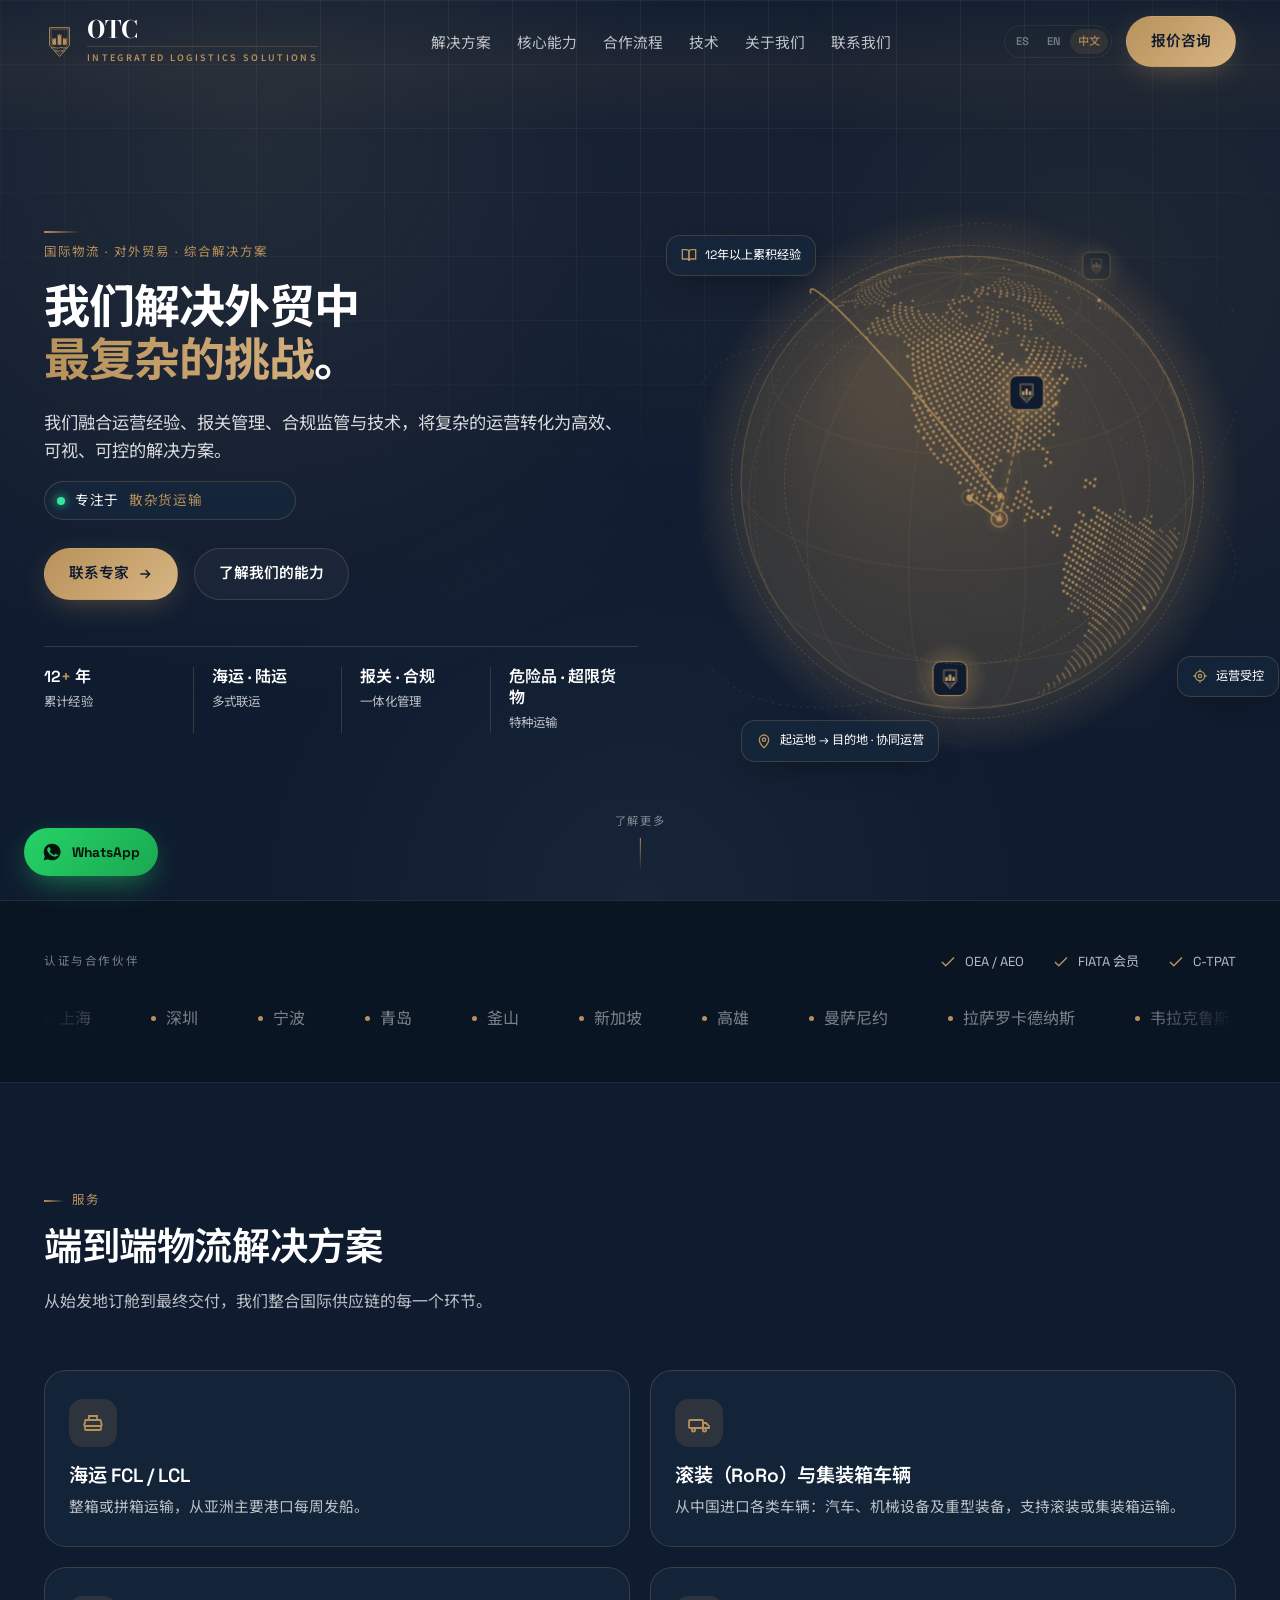
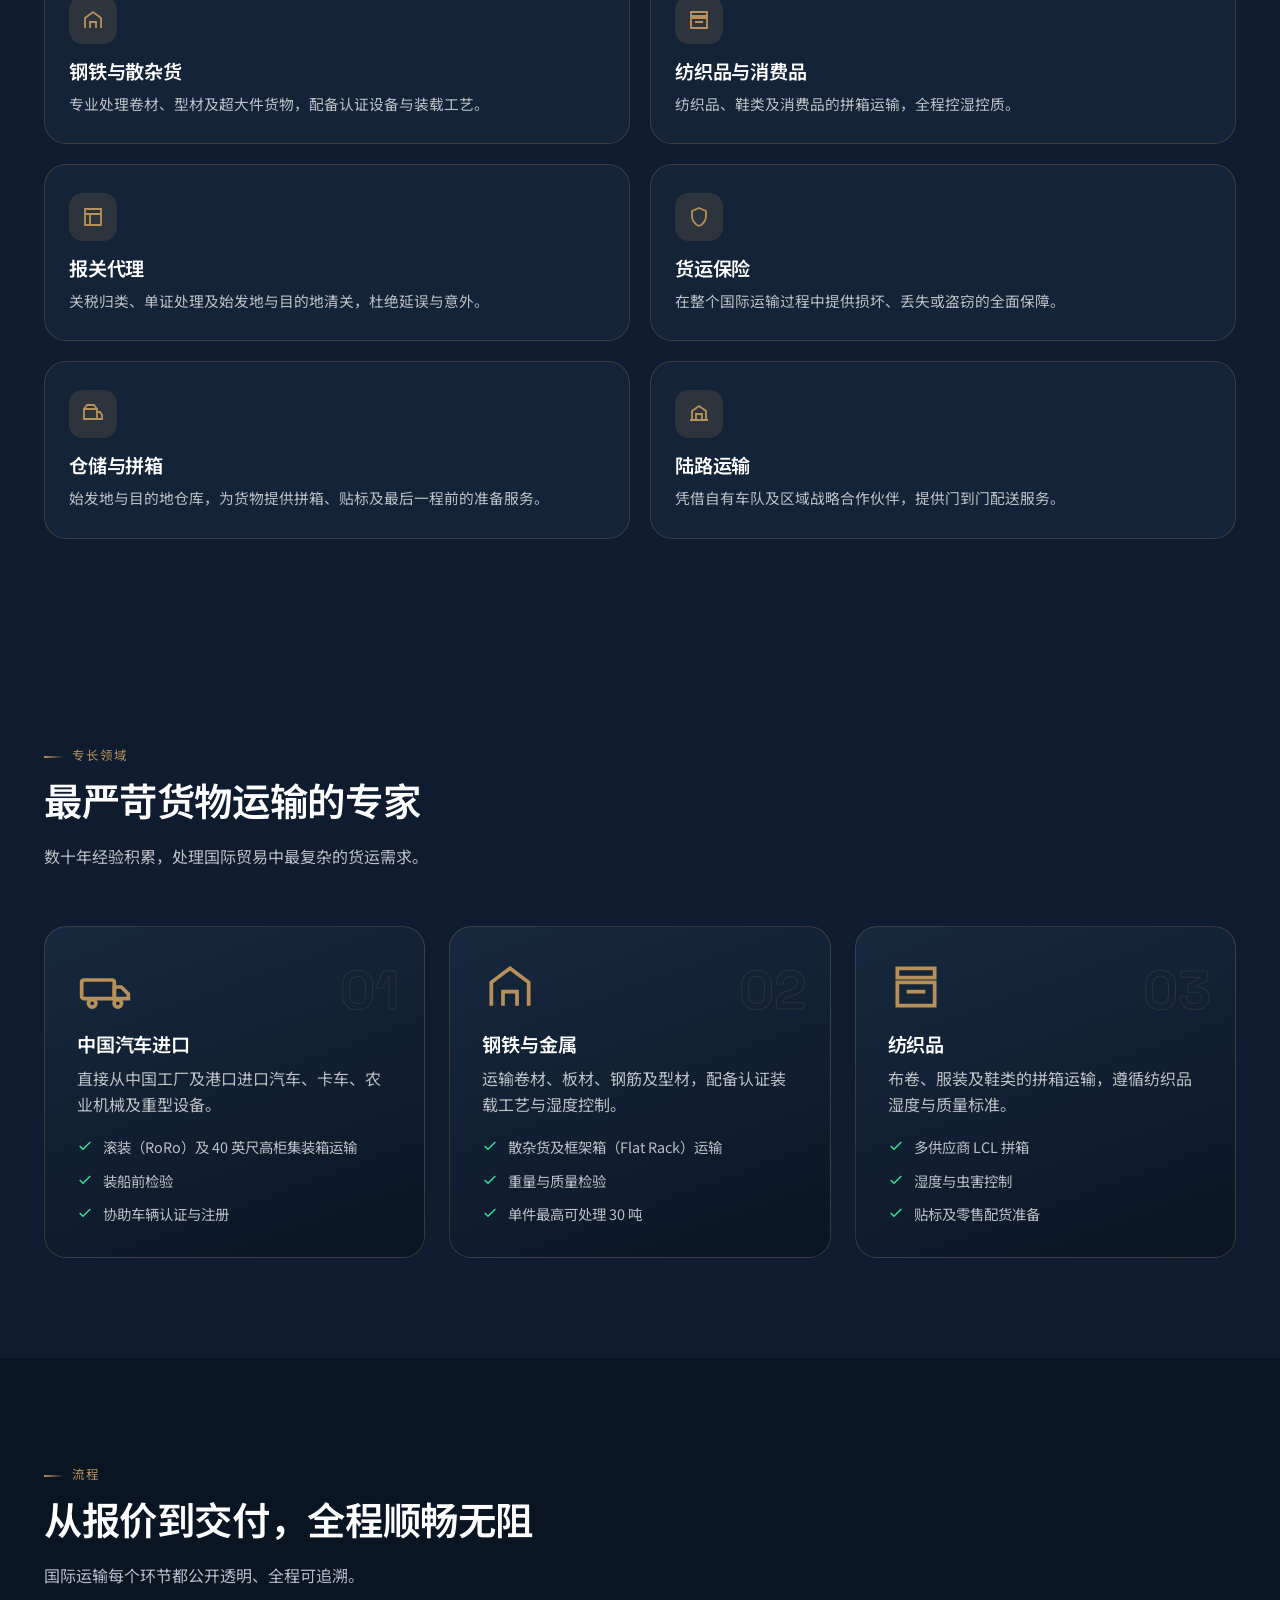
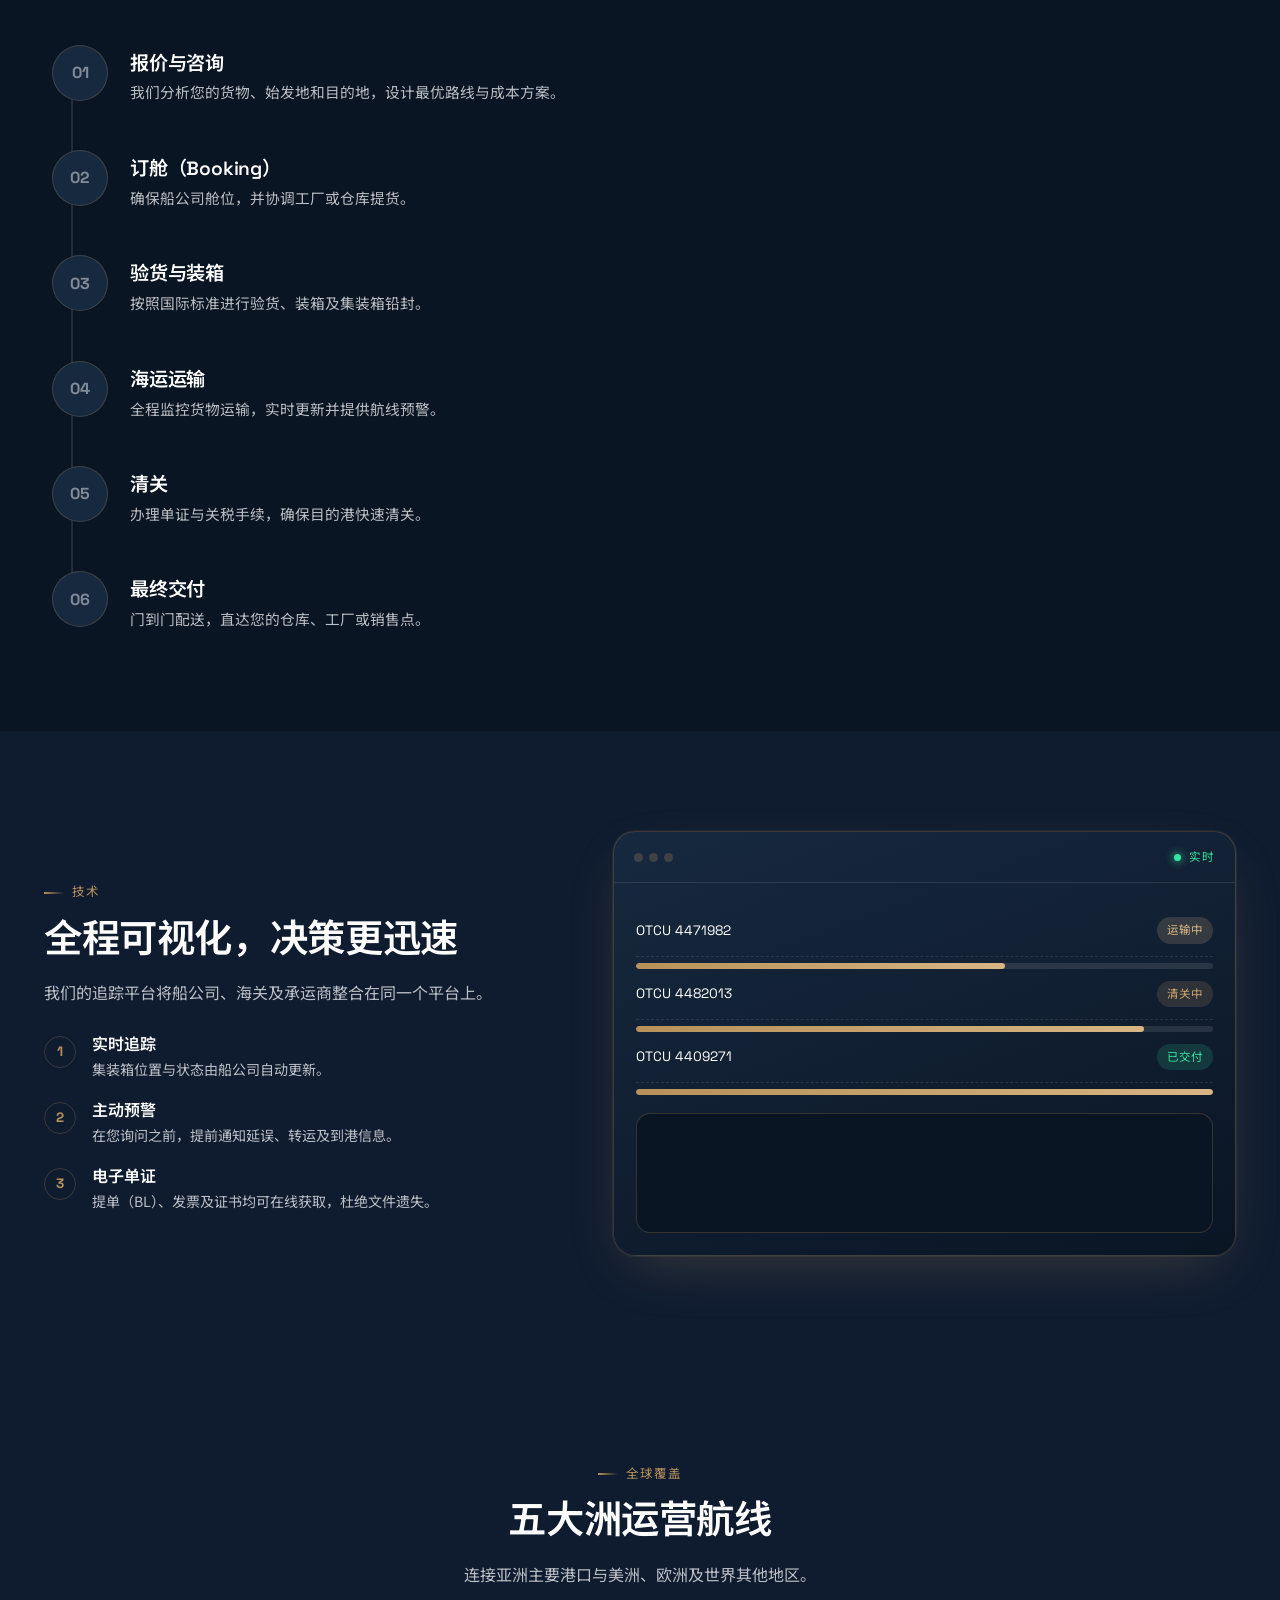
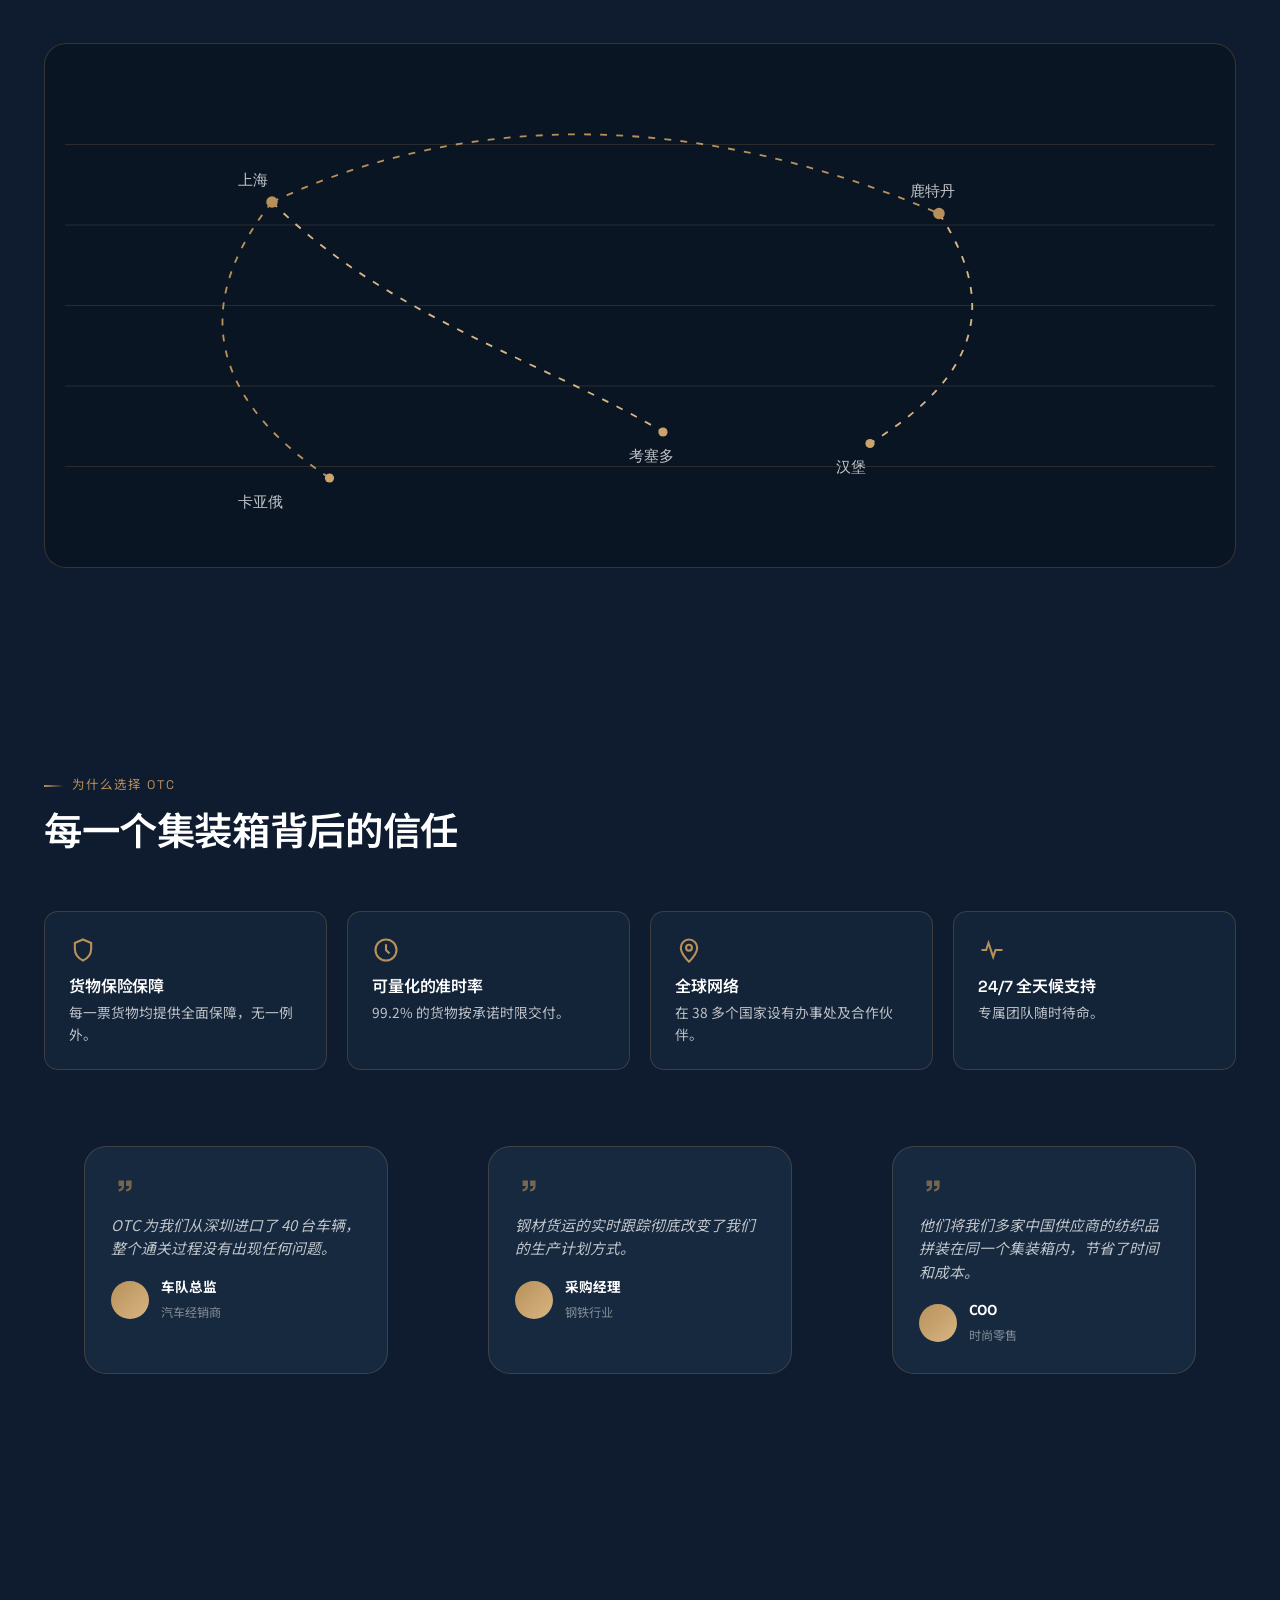
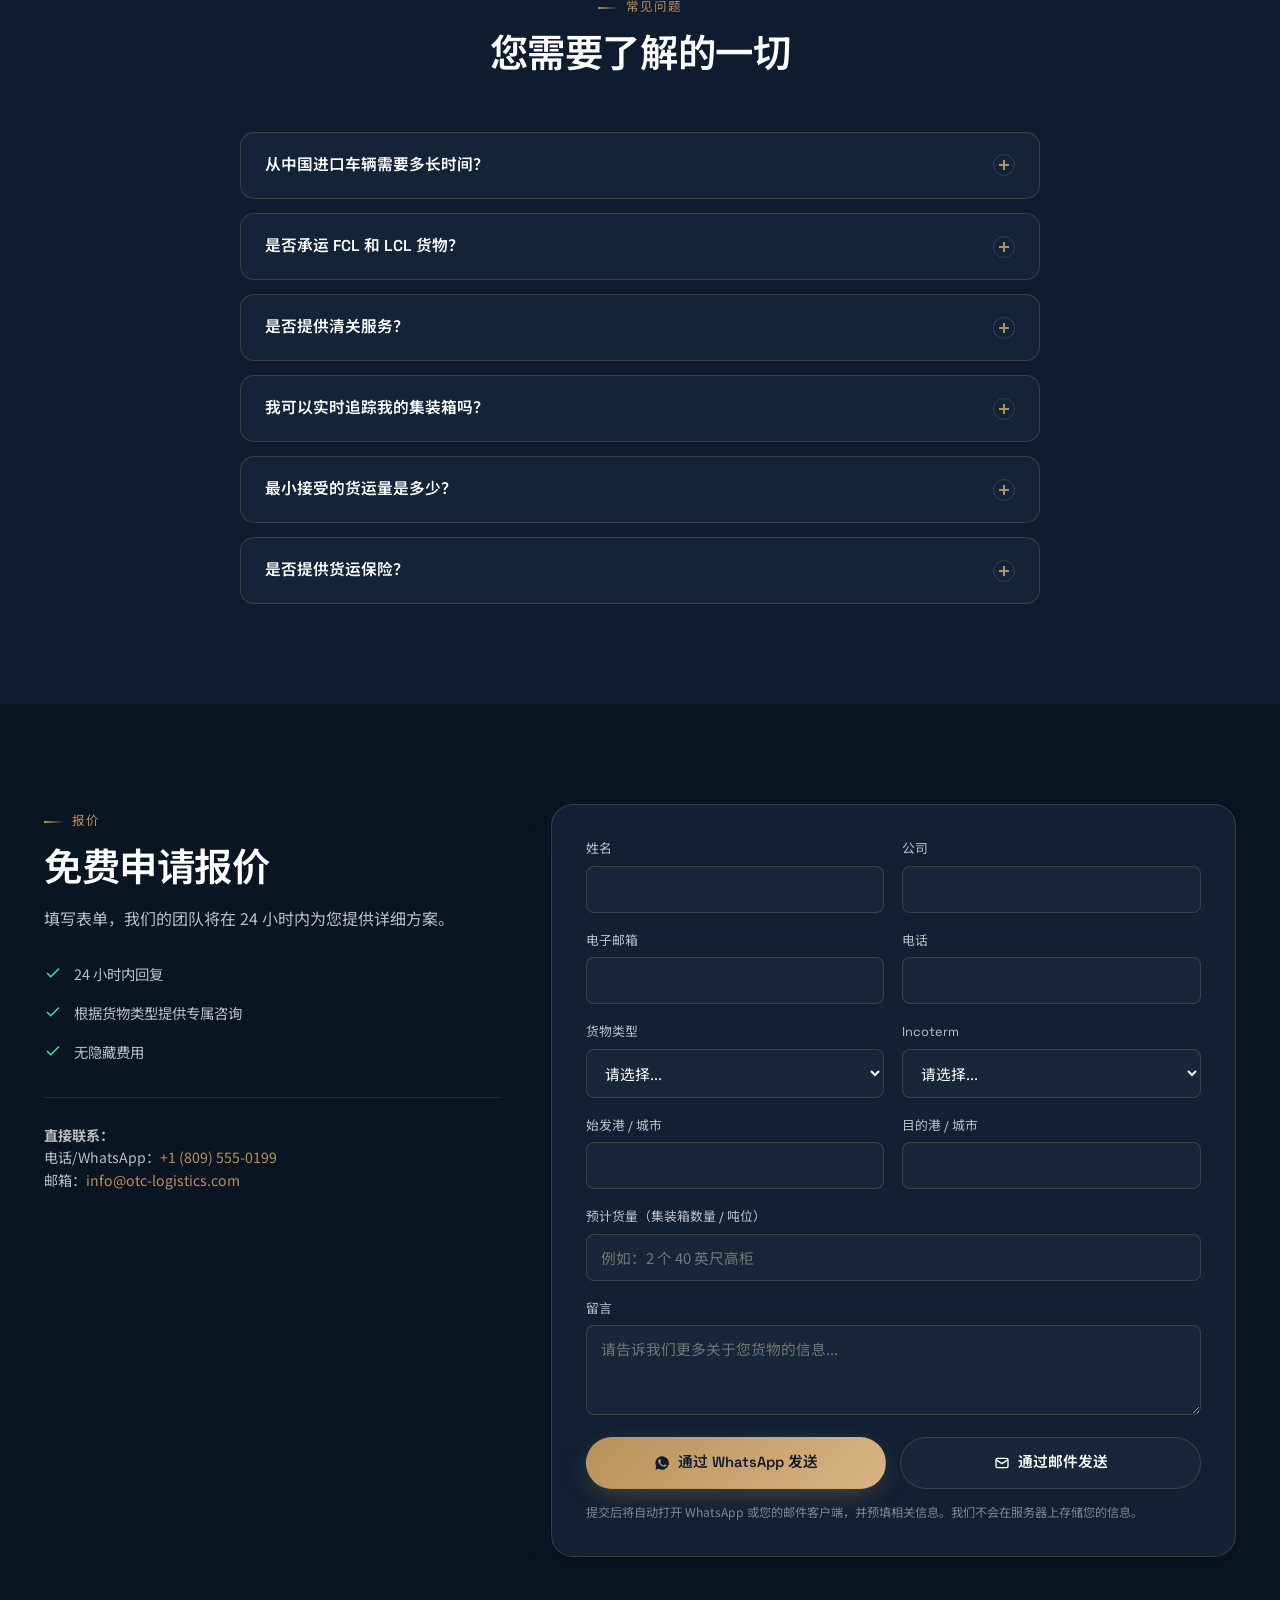
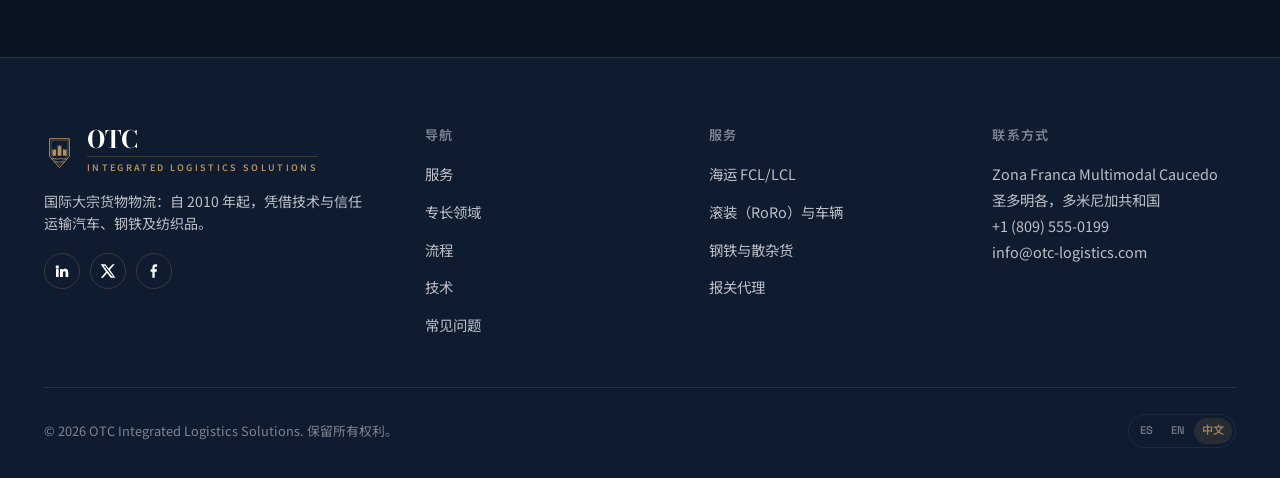
<file: zh/index.html>
<!DOCTYPE html>
<html lang="zh-Hans">
<head>
<meta charset="UTF-8">
<meta name="viewport" content="width=device-width, initial-scale=1, viewport-fit=cover">
<title>OTC Integrated Logistics Solutions | 大宗货物进出口物流</title>
<meta name="description" content="OTC Integrated Logistics Solutions：国际海运大宗集装箱货物运输——中国汽车进口、钢铁与纺织品。FCL/LCL、滚装（RoRo）、清关与 24/7 全程追踪。">
<link rel="canonical" href="https://sirpulpo.github.io/otc-demo-landingpage/zh/">
<link rel="alternate" hreflang="es" href="https://sirpulpo.github.io/otc-demo-landingpage/">
<link rel="alternate" hreflang="en" href="https://sirpulpo.github.io/otc-demo-landingpage/en/">
<link rel="alternate" hreflang="zh-Hans" href="https://sirpulpo.github.io/otc-demo-landingpage/zh/">
<link rel="alternate" hreflang="x-default" href="https://sirpulpo.github.io/otc-demo-landingpage/">

<meta property="og:type" content="website">
<meta property="og:site_name" content="OTC Integrated Logistics Solutions">
<meta property="og:locale" content="zh_CN">
<meta property="og:locale:alternate" content="es_ES">
<meta property="og:locale:alternate" content="en_US">
<meta property="og:title" content="OTC Integrated Logistics Solutions | 大宗货物进出口物流">
<meta property="og:description" content="国际海运大宗集装箱货物运输：中国汽车进口、钢铁与纺织品。24/7 全程可视化追踪与一体化清关服务。">
<meta property="og:url" content="https://sirpulpo.github.io/otc-demo-landingpage/zh/">
<meta property="og:image" content="https://sirpulpo.github.io/otc-demo-landingpage/assets/img/logo-fondo-blanco.jpeg">
<meta property="og:image:width" content="1600">
<meta property="og:image:height" content="638">
<meta property="og:image:alt" content="OTC Integrated Logistics Solutions">
<meta name="twitter:card" content="summary_large_image">
<meta name="twitter:title" content="OTC Integrated Logistics Solutions">
<meta name="twitter:description" content="国际大宗集装箱货物进出口运输。">
<meta name="twitter:image" content="https://sirpulpo.github.io/otc-demo-landingpage/assets/img/logo-fondo-blanco.jpeg">

<meta name="theme-color" content="#0F1C30">
<meta name="robots" content="index, follow">
<link rel="icon" type="image/svg+xml" href="../assets/img/favicon.svg">
<link rel="apple-touch-icon" href="../assets/img/logo-fondo-azul.jpeg">
<link rel="manifest" href="../site.webmanifest">

<link rel="preconnect" href="https://fonts.googleapis.com">
<link rel="preconnect" href="https://fonts.gstatic.com" crossorigin>
<link href="https://fonts.googleapis.com/css2?family=Bodoni+Moda:wght@600;700&family=Space+Grotesk:wght@500;600;700&family=Inter:wght@400;500;600;700&family=Noto+Sans+SC:wght@400;500;600;700&display=swap" rel="stylesheet">

<link rel="stylesheet" href="../assets/css/styles.css">

<script type="application/ld+json">
{
  "@context": "https://schema.org",
  "@type": "Organization",
  "name": "OTC Integrated Logistics Solutions",
  "url": "https://sirpulpo.github.io/otc-demo-landingpage/zh/",
  "logo": "https://sirpulpo.github.io/otc-demo-landingpage/assets/img/logo-fondo-blanco.jpeg",
  "description": "专注于集装箱大宗货物进出口的国际物流公司：汽车、钢铁及纺织品。",
  "sameAs": [
    "https://www.linkedin.com/company/otc-international-logistics",
    "https://twitter.com/otclogistics",
    "https://www.facebook.com/otclogistics"
  ],
  "contactPoint": [{
    "@type": "ContactPoint",
    "telephone": "+1-809-555-0199",
    "contactType": "customer service",
    "email": "info@otc-logistics.com",
    "areaServed": "Worldwide",
    "availableLanguage": ["es","en","zh"]
  }],
  "address": {
    "@type": "PostalAddress",
    "streetAddress": "Zona Franca Multimodal Caucedo, Km 24",
    "addressLocality": "Santo Domingo",
    "addressCountry": "DO"
  }
}
</script>
<script type="application/ld+json">
{
  "@context": "https://schema.org",
  "@type": "WebSite",
  "name": "OTC Integrated Logistics Solutions",
  "url": "https://sirpulpo.github.io/otc-demo-landingpage/zh/",
  "inLanguage": ["es","en","zh-Hans"]
}
</script>
<script type="application/ld+json">
{
  "@context": "https://schema.org",
  "@type": "Service",
  "serviceType": "国际海运物流服务",
  "provider": { "@type": "Organization", "name": "OTC Integrated Logistics Solutions" },
  "areaServed": "Worldwide",
  "hasOfferCatalog": {
    "@type": "OfferCatalog",
    "name": "物流服务",
    "itemListElement": [
      {"@type":"Offer","itemOffered":{"@type":"Service","name":"FCL/LCL 海运"}},
      {"@type":"Offer","itemOffered":{"@type":"Service","name":"从中国进口滚装（RoRo）及集装箱车辆"}},
      {"@type":"Offer","itemOffered":{"@type":"Service","name":"钢铁及散杂货运输"}},
      {"@type":"Offer","itemOffered":{"@type":"Service","name":"纺织品进口"}},
      {"@type":"Offer","itemOffered":{"@type":"Service","name":"报关代理服务"}},
      {"@type":"Offer","itemOffered":{"@type":"Service","name":"国际货运保险"}}
    ]
  }
}
</script>
<script type="application/ld+json">
{
  "@context": "https://schema.org",
  "@type": "FAQPage",
  "mainEntity": [
    {"@type":"Question","name":"从中国进口车辆需要多长时间？","acceptedAnswer":{"@type":"Answer","text":"从上海、深圳等中国港口出发的标准海运时间为 28 至 45 天，具体取决于目的港和所选航线。"}},
    {"@type":"Question","name":"是否承运 FCL 和 LCL 货物？","acceptedAnswer":{"@type":"Answer","text":"是的，我们提供大批量货物的整箱（FCL）运输和小批量货物的拼箱（LCL）运输，并在始发地自行完成拼箱。"}},
    {"@type":"Question","name":"是否提供清关服务？","acceptedAnswer":{"@type":"Answer","text":"是的，我们在始发地和目的地均提供一体化报关代理服务，包括关税归类及单证处理。"}},
    {"@type":"Question","name":"我可以实时追踪我的集装箱吗？","acceptedAnswer":{"@type":"Answer","text":"可以，我们的 24/7 可视化平台可让您从订舱到最终交付全程监控货物状态。"}}
  ]
}
</script>
</head>
<body>
<a class="skip-link" href="#main">跳转到内容</a>
<div class="bg-grid" aria-hidden="true"></div>
<div class="bg-scanline" aria-hidden="true"></div>
<div class="bg-noise" aria-hidden="true"></div>

<header class="site-header" data-site-header>
  <div class="container">
    <a href="#top" class="brand" aria-label="OTC Integrated Logistics Solutions — 首页">
      <svg viewBox="0 0 100 116" aria-hidden="true"><path d="M18,15 L82,15 L82,72 L50,108 L18,72 Z" fill="none" stroke="#B8915A" stroke-width="3" stroke-linejoin="round"/><path d="M23,20 L77,20 L77,68 L50,100 L23,68 Z" fill="none" stroke="#B8915A" stroke-width="1.2" stroke-linejoin="round"/><path d="M27,70 L27,48 L29.4,48 L29.4,52 L31.8,52 L31.8,48 L34.2,48 L34.2,52 L36.6,52 L36.6,48 L39,48 L39,70 Z" fill="#B8915A"/><path d="M44,70 L44,36 L46.4,36 L46.4,40 L48.8,40 L48.8,36 L51.2,36 L51.2,40 L53.6,40 L53.6,36 L56,36 L56,70 Z" fill="#B8915A"/><path d="M61,70 L61,48 L63.4,48 L63.4,52 L65.8,52 L65.8,48 L68.2,48 L68.2,52 L70.6,52 L70.6,48 L73,48 L73,70 Z" fill="#B8915A"/><path d="M25,80 C35,76 45,84 50,80 C55,76 65,84 75,80" fill="none" stroke="#B8915A" stroke-width="2.5" stroke-linecap="round"/><path d="M34,90 C40,87 46,93 50,90 C54,87 60,93 66,90" fill="none" stroke="#B8915A" stroke-width="2.5" stroke-linecap="round"/></svg>
      <span>
        <span class="brand-name">OTC</span>
        <span class="brand-tag">Integrated Logistics Solutions</span>
      </span>
    </a>

    <nav class="nav-primary" data-nav-primary aria-label="主导航">
      <a href="#servicios">解决方案</a>
      <a href="#especializacion">核心能力</a>
      <a href="#proceso">合作流程</a>
      <a href="#tecnologia">技术</a>
      <a href="#nosotros">关于我们</a>
      <a href="#contacto">联系我们</a>
    </nav>

    <div class="header-actions">
      <div class="lang-switch" aria-label="语言选择">
        <a href="../">ES</a>
        <a href="../en/">EN</a>
        <a href="./" aria-current="true">中文</a>
      </div>
      <a href="#cotizar" class="btn btn-primary">报价咨询</a>
      <button class="nav-toggle" data-nav-toggle aria-label="打开菜单" aria-expanded="false" aria-controls="nav-primary">
        <span></span>
      </button>
    </div>
  </div>
</header>

<main id="main">

  <!-- HERO -->
  <section class="hero" id="top">
    <div class="container hero-grid">
      <div class="hero-copy">
        <span class="eyebrow">国际物流 · 对外贸易 · 综合解决方案</span>
        <h1>我们解决外贸中<span class="accent">最复杂的挑战</span>。</h1>
        <p class="hero-lede">我们融合运营经验、报关管理、合规监管与技术，将复杂的运营转化为高效、可视、可控的解决方案。</p>

        <div class="hero-rotator">
          <span class="dot" aria-hidden="true"></span>
          专注于<span data-rotator data-words='["解决复杂业务","钢铁与金属","纺织品与原料","散杂货运输"]'>解决复杂业务</span>
        </div>

        <div class="hero-cta">
          <a href="#cotizar" class="btn btn-primary">
            联系专家
            <svg viewBox="0 0 24 24" fill="none" stroke="currentColor" stroke-width="2"><path d="M5 12h14M13 6l6 6-6 6"/></svg>
          </a>
          <a href="#especializacion" class="btn btn-ghost">了解我们的能力</a>
        </div>

        <div class="hero-kpis">
          <div class="kpi"><b>12<span class="suffix">+</span> 年</b><span>累计经验</span></div>
          <div class="kpi"><b>海运 · 陆运</b><span>多式联运</span></div>
          <div class="kpi"><b>报关 · 合规</b><span>一体化管理</span></div>
          <div class="kpi"><b>危险品 · 超限货物</b><span>特种运输</span></div>
        </div>
      </div>

      <div class="hero-visual" aria-hidden="true">
        <canvas data-globe data-globe-logo="../assets/img/favicon.svg"></canvas>
        <div class="ring"></div>
        <div class="ring r2"></div>
        <div class="badge b1"><svg viewBox="0 0 24 24" fill="none" stroke="currentColor" stroke-width="2"><path d="M2 4h6a4 4 0 014 4v13a3 3 0 00-3-3H2z"/><path d="M22 4h-6a4 4 0 00-4 4v13a3 3 0 013-3h7z"/></svg> 12年以上累积经验</div>
        <div class="badge b2"><svg viewBox="0 0 24 24" fill="none" stroke="currentColor" stroke-width="2"><circle cx="12" cy="12" r="7"/><circle cx="12" cy="12" r="2.5"/><path d="M12 2v3M12 19v3M2 12h3M19 12h3"/></svg> 运营受控</div>
        <div class="badge b3"><svg viewBox="0 0 24 24" fill="none" stroke="currentColor" stroke-width="2"><path d="M12 22s7-6.5 7-12a7 7 0 10-14 0c0 5.5 7 12 7 12z"/><circle cx="12" cy="10" r="2.5"/></svg> 起运地 → 目的地 · 协同运营</div>
      </div>
    </div>

    <div class="scroll-cue" aria-hidden="true"><span>了解更多</span><span class="line"></span></div>
  </section>

  <!-- TRUST BAR -->
  <section class="trust-bar" aria-label="认证与港口覆盖">
    <div class="container">
      <div class="trust-row">
        <span class="trust-label">认证与合作伙伴</span>
        <ul class="cert-list">
          <li><svg viewBox="0 0 24 24" fill="none" stroke="currentColor" stroke-width="2"><path d="M20 6L9 17l-5-5"/></svg> OEA / AEO</li>
          <li><svg viewBox="0 0 24 24" fill="none" stroke="currentColor" stroke-width="2"><path d="M20 6L9 17l-5-5"/></svg> FIATA 会员</li>
          <li><svg viewBox="0 0 24 24" fill="none" stroke="currentColor" stroke-width="2"><path d="M20 6L9 17l-5-5"/></svg> C-TPAT</li>
        </ul>
      </div>
      <div class="marquee" aria-label="运营港口">
        <div class="marquee-track">
          <span>上海</span><span>深圳</span><span>宁波</span><span>青岛</span><span>釜山</span><span>新加坡</span><span>高雄</span><span>曼萨尼约</span><span>拉萨罗卡德纳斯</span><span>韦拉克鲁斯</span><span>长滩</span><span>休斯顿</span><span>萨凡纳</span><span>考塞多</span><span>卡塔赫纳</span><span>卡亚俄</span><span>桑托斯</span><span>布宜诺斯艾利斯</span><span>鹿特丹</span><span>汉堡</span><span>安特卫普</span><span>巴塞罗那</span>
          <span>上海</span><span>深圳</span><span>宁波</span><span>青岛</span><span>釜山</span><span>新加坡</span><span>高雄</span><span>曼萨尼约</span><span>拉萨罗卡德纳斯</span><span>韦拉克鲁斯</span><span>长滩</span><span>休斯顿</span><span>萨凡纳</span><span>考塞多</span><span>卡塔赫纳</span><span>卡亚俄</span><span>桑托斯</span><span>布宜诺斯艾利斯</span><span>鹿特丹</span><span>汉堡</span><span>安特卫普</span><span>巴塞罗那</span>
        </div>
      </div>
    </div>
  </section>

  <!-- SERVICIOS -->
  <section id="servicios">
    <div class="container">
      <div class="section-head reveal">
        <span class="eyebrow">服务</span>
        <h2>端到端物流解决方案</h2>
        <p>从始发地订舱到最终交付，我们整合国际供应链的每一个环节。</p>
      </div>

      <div class="services-grid">
        <article class="card reveal">
          <div class="spot" aria-hidden="true"></div>
          <div class="card-icon"><svg viewBox="0 0 24 24" fill="none" stroke="currentColor" stroke-width="1.8"><path d="M3 15l1.5-6h15L21 15"/><path d="M4 15h16v3a1 1 0 01-1 1H5a1 1 0 01-1-1z"/><path d="M8 9V5h8v4"/></svg></div>
          <h3>海运 FCL / LCL</h3>
          <p>整箱或拼箱运输，从亚洲主要港口每周发船。</p>
        </article>
        <article class="card reveal">
          <div class="spot" aria-hidden="true"></div>
          <div class="card-icon"><svg viewBox="0 0 24 24" fill="none" stroke="currentColor" stroke-width="1.8"><rect x="2" y="9" width="14" height="8" rx="1"/><path d="M16 12h3l3 3v2h-6z"/><circle cx="6.5" cy="19" r="1.6"/><circle cx="17.5" cy="19" r="1.6"/></svg></div>
          <h3>滚装（RoRo）与集装箱车辆</h3>
          <p>从中国进口各类车辆：汽车、机械设备及重型装备，支持滚装或集装箱运输。</p>
        </article>
        <article class="card reveal">
          <div class="spot" aria-hidden="true"></div>
          <div class="card-icon"><svg viewBox="0 0 24 24" fill="none" stroke="currentColor" stroke-width="1.8"><path d="M4 20V10l8-6 8 6v10"/><path d="M9 20v-6h6v6"/></svg></div>
          <h3>钢铁与散杂货</h3>
          <p>专业处理卷材、型材及超大件货物，配备认证设备与装载工艺。</p>
        </article>
        <article class="card reveal">
          <div class="spot" aria-hidden="true"></div>
          <div class="card-icon"><svg viewBox="0 0 24 24" fill="none" stroke="currentColor" stroke-width="1.8"><path d="M4 4h16v4H4zM4 10h16v10H4z"/><path d="M8 14h8"/></svg></div>
          <h3>纺织品与消费品</h3>
          <p>纺织品、鞋类及消费品的拼箱运输，全程控湿控质。</p>
        </article>
        <article class="card reveal">
          <div class="spot" aria-hidden="true"></div>
          <div class="card-icon"><svg viewBox="0 0 24 24" fill="none" stroke="currentColor" stroke-width="1.8"><path d="M4 4h16v16H4z"/><path d="M4 9h16M9 9v11"/></svg></div>
          <h3>报关代理</h3>
          <p>关税归类、单证处理及始发地与目的地清关，杜绝延误与意外。</p>
        </article>
        <article class="card reveal">
          <div class="spot" aria-hidden="true"></div>
          <div class="card-icon"><svg viewBox="0 0 24 24" fill="none" stroke="currentColor" stroke-width="1.8"><path d="M12 3l7 3v5c0 5-3.4 8.4-7 10-3.6-1.6-7-5-7-10V6z"/></svg></div>
          <h3>货运保险</h3>
          <p>在整个国际运输过程中提供损坏、丢失或盗窃的全面保障。</p>
        </article>
        <article class="card reveal">
          <div class="spot" aria-hidden="true"></div>
          <div class="card-icon"><svg viewBox="0 0 24 24" fill="none" stroke="currentColor" stroke-width="1.8"><path d="M3 7h13v10H3zM16 10h3l2 3v4h-5z"/><path d="M3 7l3-4h7l3 4"/></svg></div>
          <h3>仓储与拼箱</h3>
          <p>始发地与目的地仓库，为货物提供拼箱、贴标及最后一程前的准备服务。</p>
        </article>
        <article class="card reveal">
          <div class="spot" aria-hidden="true"></div>
          <div class="card-icon"><svg viewBox="0 0 24 24" fill="none" stroke="currentColor" stroke-width="1.8"><path d="M5 18V9l7-5 7 5v9"/><path d="M9 18v-6h6v6"/><path d="M3 18h18"/></svg></div>
          <h3>陆路运输</h3>
          <p>凭借自有车队及区域战略合作伙伴，提供门到门配送服务。</p>
        </article>
      </div>
    </div>
  </section>

  <!-- ESPECIALIZACIÓN -->
  <section id="especializacion" class="specialization">
    <div class="container">
      <div class="section-head reveal">
        <span class="eyebrow">专长领域</span>
        <h2>最严苛货物运输的专家</h2>
        <p>数十年经验积累，处理国际贸易中最复杂的货运需求。</p>
      </div>

      <div class="spec-grid">
        <article class="spec-card reveal">
          <span class="spec-num" aria-hidden="true">01</span>
          <svg class="spec-icon" viewBox="0 0 24 24" fill="none" stroke="currentColor" stroke-width="1.6"><rect x="2" y="9" width="14" height="8" rx="1"/><path d="M16 12h3l3 3v2h-6z"/><circle cx="6.5" cy="19" r="1.6"/><circle cx="17.5" cy="19" r="1.6"/></svg>
          <h3>中国汽车进口</h3>
          <p>直接从中国工厂及港口进口汽车、卡车、农业机械及重型设备。</p>
          <ul>
            <li><svg viewBox="0 0 24 24" fill="none" stroke="currentColor" stroke-width="2"><path d="M20 6L9 17l-5-5"/></svg> 滚装（RoRo）及 40 英尺高柜集装箱运输</li>
            <li><svg viewBox="0 0 24 24" fill="none" stroke="currentColor" stroke-width="2"><path d="M20 6L9 17l-5-5"/></svg> 装船前检验</li>
            <li><svg viewBox="0 0 24 24" fill="none" stroke="currentColor" stroke-width="2"><path d="M20 6L9 17l-5-5"/></svg> 协助车辆认证与注册</li>
          </ul>
        </article>
        <article class="spec-card reveal">
          <span class="spec-num" aria-hidden="true">02</span>
          <svg class="spec-icon" viewBox="0 0 24 24" fill="none" stroke="currentColor" stroke-width="1.6"><path d="M4 20V10l8-6 8 6v10"/><path d="M9 20v-6h6v6"/></svg>
          <h3>钢铁与金属</h3>
          <p>运输卷材、板材、钢筋及型材，配备认证装载工艺与湿度控制。</p>
          <ul>
            <li><svg viewBox="0 0 24 24" fill="none" stroke="currentColor" stroke-width="2"><path d="M20 6L9 17l-5-5"/></svg> 散杂货及框架箱（Flat Rack）运输</li>
            <li><svg viewBox="0 0 24 24" fill="none" stroke="currentColor" stroke-width="2"><path d="M20 6L9 17l-5-5"/></svg> 重量与质量检验</li>
            <li><svg viewBox="0 0 24 24" fill="none" stroke="currentColor" stroke-width="2"><path d="M20 6L9 17l-5-5"/></svg> 单件最高可处理 30 吨</li>
          </ul>
        </article>
        <article class="spec-card reveal">
          <span class="spec-num" aria-hidden="true">03</span>
          <svg class="spec-icon" viewBox="0 0 24 24" fill="none" stroke="currentColor" stroke-width="1.6"><path d="M4 4h16v4H4zM4 10h16v10H4z"/><path d="M8 14h8"/></svg>
          <h3>纺织品</h3>
          <p>布卷、服装及鞋类的拼箱运输，遵循纺织品湿度与质量标准。</p>
          <ul>
            <li><svg viewBox="0 0 24 24" fill="none" stroke="currentColor" stroke-width="2"><path d="M20 6L9 17l-5-5"/></svg> 多供应商 LCL 拼箱</li>
            <li><svg viewBox="0 0 24 24" fill="none" stroke="currentColor" stroke-width="2"><path d="M20 6L9 17l-5-5"/></svg> 湿度与虫害控制</li>
            <li><svg viewBox="0 0 24 24" fill="none" stroke="currentColor" stroke-width="2"><path d="M20 6L9 17l-5-5"/></svg> 贴标及零售配货准备</li>
          </ul>
        </article>
      </div>
    </div>
  </section>

  <!-- PROCESO -->
  <section id="proceso" class="process">
    <div class="container">
      <div class="section-head reveal">
        <span class="eyebrow">流程</span>
        <h2>从报价到交付，全程顺畅无阻</h2>
        <p>国际运输每个环节都公开透明、全程可追溯。</p>
      </div>

      <div class="timeline" data-timeline-track>
        <div class="timeline-track"><div class="timeline-progress" data-timeline-progress></div></div>

        <div class="timeline-item"><div class="timeline-dot">01</div><div class="timeline-body"><h3>报价与咨询</h3><p>我们分析您的货物、始发地和目的地，设计最优路线与成本方案。</p></div></div>
        <div class="timeline-item"><div class="timeline-dot">02</div><div class="timeline-body"><h3>订舱（Booking）</h3><p>确保船公司舱位，并协调工厂或仓库提货。</p></div></div>
        <div class="timeline-item"><div class="timeline-dot">03</div><div class="timeline-body"><h3>验货与装箱</h3><p>按照国际标准进行验货、装箱及集装箱铅封。</p></div></div>
        <div class="timeline-item"><div class="timeline-dot">04</div><div class="timeline-body"><h3>海运运输</h3><p>全程监控货物运输，实时更新并提供航线预警。</p></div></div>
        <div class="timeline-item"><div class="timeline-dot">05</div><div class="timeline-body"><h3>清关</h3><p>办理单证与关税手续，确保目的港快速清关。</p></div></div>
        <div class="timeline-item"><div class="timeline-dot">06</div><div class="timeline-body"><h3>最终交付</h3><p>门到门配送，直达您的仓库、工厂或销售点。</p></div></div>
      </div>
    </div>
  </section>

  <!-- TECNOLOGÍA -->
  <section id="tecnologia" class="tech-section">
    <div class="container tech-grid">
      <div class="reveal">
        <span class="eyebrow">技术</span>
        <h2>全程可视化，决策更迅速</h2>
        <p>我们的追踪平台将船公司、海关及承运商整合在同一个平台上。</p>
        <ul class="tech-list">
          <li><span class="num">1</span><div><h4>实时追踪</h4><p>集装箱位置与状态由船公司自动更新。</p></div></li>
          <li><span class="num">2</span><div><h4>主动预警</h4><p>在您询问之前，提前通知延误、转运及到港信息。</p></div></li>
          <li><span class="num">3</span><div><h4>电子单证</h4><p>提单（BL）、发票及证书均可在线获取，杜绝文件遗失。</p></div></li>
        </ul>
      </div>

      <div class="dashboard reveal" aria-hidden="true">
        <div class="dashboard-head">
          <div class="dots"><span></span><span></span><span></span></div>
          <span class="live"><span class="dot"></span> 实时</span>
        </div>
        <div class="dashboard-body">
          <div class="dash-row"><span class="id">OTCU 4471982</span><span class="stat transit">运输中</span></div>
          <div class="dash-bar"><i style="width:64%"></i></div>
          <div class="dash-row"><span class="id">OTCU 4482013</span><span class="stat customs">清关中</span></div>
          <div class="dash-bar"><i style="width:88%"></i></div>
          <div class="dash-row"><span class="id">OTCU 4409271</span><span class="stat delivered">已交付</span></div>
          <div class="dash-bar"><i style="width:100%"></i></div>
          <div class="dash-map"></div>
        </div>
      </div>
    </div>
  </section>

  <!-- RUTAS -->
  <section id="rutas">
    <div class="container">
      <div class="section-head center reveal" style="margin-left:auto;margin-right:auto;">
        <span class="eyebrow">全球覆盖</span>
        <h2>五大洲运营航线</h2>
        <p>连接亚洲主要港口与美洲、欧洲及世界其他地区。</p>
      </div>
      <div class="routes-visual reveal">
        <svg viewBox="0 0 1000 420" role="img" aria-label="全球海运航线地图">
          <g opacity="0.18" stroke="#B8915A" stroke-width="1">
            <path d="M0 70H1000M0 140H1000M0 210H1000M0 280H1000M0 350H1000"/>
          </g>
          <path class="route-path" d="M180 120 C 350 40, 550 40, 760 130" fill="none" stroke="#B8915A" stroke-width="1.6"/>
          <path class="route-path" d="M180 120 C 280 220, 420 260, 520 320" fill="none" stroke="#D8B583" stroke-width="1.6"/>
          <path class="route-path" d="M180 120 C 100 220, 140 300, 230 360" fill="none" stroke="#B8915A" stroke-width="1.6"/>
          <path class="route-path" d="M760 130 C 820 220, 780 280, 700 330" fill="none" stroke="#D8B583" stroke-width="1.6"/>
          <circle class="route-dot" cx="180" cy="120" r="5" fill="#B8915A"/>
          <circle class="route-dot" cx="760" cy="130" r="5" fill="#B8915A"/>
          <circle class="route-dot" cx="520" cy="320" r="4" fill="#CDA36C"/>
          <circle class="route-dot" cx="230" cy="360" r="4" fill="#CDA36C"/>
          <circle class="route-dot" cx="700" cy="330" r="4" fill="#CDA36C"/>
          <text x="150" y="105" fill="#FFFFFF" fill-opacity="0.75" font-size="13" font-family="Space Grotesk">上海</text>
          <text x="735" y="115" fill="#FFFFFF" fill-opacity="0.75" font-size="13" font-family="Space Grotesk">鹿特丹</text>
          <text x="490" y="345" fill="#FFFFFF" fill-opacity="0.75" font-size="13" font-family="Space Grotesk">考塞多</text>
          <text x="150" y="385" fill="#FFFFFF" fill-opacity="0.75" font-size="13" font-family="Space Grotesk">卡亚俄</text>
          <text x="670" y="355" fill="#FFFFFF" fill-opacity="0.75" font-size="13" font-family="Space Grotesk">汉堡</text>
        </svg>
      </div>
    </div>
  </section>

  <!-- NOSOTROS -->
  <section id="nosotros">
    <div class="container">
      <div class="section-head reveal">
        <span class="eyebrow">为什么选择 OTC</span>
        <h2>每一个集装箱背后的信任</h2>
      </div>

      <div class="why-grid">
        <div class="why-item reveal"><svg viewBox="0 0 24 24" fill="none" stroke="currentColor" stroke-width="1.8"><path d="M12 3l7 3v5c0 5-3.4 8.4-7 10-3.6-1.6-7-5-7-10V6z"/></svg><h4>货物保险保障</h4><p>每一票货物均提供全面保障，无一例外。</p></div>
        <div class="why-item reveal"><svg viewBox="0 0 24 24" fill="none" stroke="currentColor" stroke-width="1.8"><circle cx="12" cy="12" r="9"/><path d="M12 7v5l3 3"/></svg><h4>可量化的准时率</h4><p>99.2% 的货物按承诺时限交付。</p></div>
        <div class="why-item reveal"><svg viewBox="0 0 24 24" fill="none" stroke="currentColor" stroke-width="1.8"><path d="M12 22s7-6.5 7-12a7 7 0 10-14 0c0 5.5 7 12 7 12z"/><circle cx="12" cy="10" r="2.5"/></svg><h4>全球网络</h4><p>在 38 多个国家设有办事处及合作伙伴。</p></div>
        <div class="why-item reveal"><svg viewBox="0 0 24 24" fill="none" stroke="currentColor" stroke-width="1.8"><path d="M3 12h4l2-6 4 12 2-6h6"/></svg><h4>24/7 全天候支持</h4><p>专属团队随时待命。</p></div>
      </div>

      <div class="testimonials">
        <blockquote class="testimonial reveal">
          <svg viewBox="0 0 24 24" fill="currentColor"><path d="M7 7h5v5c0 3-2 5-5 5v-2c1.7 0 3-1.3 3-3H7zM14 7h5v5c0 3-2 5-5 5v-2c1.7 0 3-1.3 3-3h-3z"/></svg>
          <p>OTC 为我们从深圳进口了 40 台车辆，整个通关过程没有出现任何问题。</p>
          <footer><span class="avatar" aria-hidden="true"></span><div><b>车队总监</b><span>汽车经销商</span></div></footer>
        </blockquote>
        <blockquote class="testimonial reveal">
          <svg viewBox="0 0 24 24" fill="currentColor"><path d="M7 7h5v5c0 3-2 5-5 5v-2c1.7 0 3-1.3 3-3H7zM14 7h5v5c0 3-2 5-5 5v-2c1.7 0 3-1.3 3-3h-3z"/></svg>
          <p>钢材货运的实时跟踪彻底改变了我们的生产计划方式。</p>
          <footer><span class="avatar" aria-hidden="true"></span><div><b>采购经理</b><span>钢铁行业</span></div></footer>
        </blockquote>
        <blockquote class="testimonial reveal">
          <svg viewBox="0 0 24 24" fill="currentColor"><path d="M7 7h5v5c0 3-2 5-5 5v-2c1.7 0 3-1.3 3-3H7zM14 7h5v5c0 3-2 5-5 5v-2c1.7 0 3-1.3 3-3h-3z"/></svg>
          <p>他们将我们多家中国供应商的纺织品拼装在同一个集装箱内，节省了时间和成本。</p>
          <footer><span class="avatar" aria-hidden="true"></span><div><b>COO</b><span>时尚零售</span></div></footer>
        </blockquote>
      </div>
    </div>
  </section>

  <!-- FAQ -->
  <section id="faq">
    <div class="container">
      <div class="section-head center reveal" style="margin-left:auto;margin-right:auto;">
        <span class="eyebrow">常见问题</span>
        <h2>您需要了解的一切</h2>
      </div>
      <div class="faq-list">
        <details class="faq-item reveal">
          <summary>从中国进口车辆需要多长时间？ <span class="plus" aria-hidden="true"></span></summary>
          <div class="faq-a"><p>从上海、深圳等港口出发的标准海运时间为 28 至 45 天，具体取决于目的港和所选航线。</p></div>
        </details>
        <details class="faq-item reveal">
          <summary>是否承运 FCL 和 LCL 货物？ <span class="plus" aria-hidden="true"></span></summary>
          <div class="faq-a"><p>是的，我们提供大批量货物的整箱（FCL）运输和小批量货物的拼箱（LCL）运输，并在始发地自行完成拼箱。</p></div>
        </details>
        <details class="faq-item reveal">
          <summary>是否提供清关服务？ <span class="plus" aria-hidden="true"></span></summary>
          <div class="faq-a"><p>是的，我们在始发地和目的地均提供一体化报关代理服务，包括关税归类及单证处理。</p></div>
        </details>
        <details class="faq-item reveal">
          <summary>我可以实时追踪我的集装箱吗？ <span class="plus" aria-hidden="true"></span></summary>
          <div class="faq-a"><p>可以，我们的 24/7 可视化平台可让您从订舱到最终交付全程监控货物状态。</p></div>
        </details>
        <details class="faq-item reveal">
          <summary>最小接受的货运量是多少？ <span class="plus" aria-hidden="true"></span></summary>
          <div class="faq-a"><p>从小批量拼箱（LCL）到多个整箱（FCL），我们可满足各种规模的运输需求。</p></div>
        </details>
        <details class="faq-item reveal">
          <summary>是否提供货运保险？ <span class="plus" aria-hidden="true"></span></summary>
          <div class="faq-a"><p>是的，我们提供全程国际运输（包括陆路运输）中针对损坏、丢失或盗窃的全面保障。</p></div>
        </details>
      </div>
    </div>
  </section>

  <!-- COTIZAR -->
  <section id="cotizar" class="quote-section">
    <div class="container quote-wrap">
      <div class="quote-info reveal">
        <span class="eyebrow">报价</span>
        <h2>免费申请报价</h2>
        <p>填写表单，我们的团队将在 24 小时内为您提供详细方案。</p>
        <ul class="quote-perks">
          <li><svg viewBox="0 0 24 24" fill="none" stroke="currentColor" stroke-width="2"><path d="M20 6L9 17l-5-5"/></svg> 24 小时内回复</li>
          <li><svg viewBox="0 0 24 24" fill="none" stroke="currentColor" stroke-width="2"><path d="M20 6L9 17l-5-5"/></svg> 根据货物类型提供专属咨询</li>
          <li><svg viewBox="0 0 24 24" fill="none" stroke="currentColor" stroke-width="2"><path d="M20 6L9 17l-5-5"/></svg> 无隐藏费用</li>
        </ul>
        <div class="quote-contact">
          <p><strong>直接联系：</strong><br>
          电话/WhatsApp：<a href="tel:+18095550199">+1 (809) 555-0199</a><br>
          邮箱：<a href="mailto:info@otc-logistics.com">info@otc-logistics.com</a></p>
        </div>
      </div>

      <form class="quote-form reveal" data-quote-form data-wa-number="18095550199" data-email="info@otc-logistics.com" data-subject="报价申请 — OTC Integrated Logistics Solutions">
        <div class="form-grid">
          <div class="form-field">
            <label for="f-name">姓名</label>
            <input id="f-name" name="Nombre" type="text" required autocomplete="name">
          </div>
          <div class="form-field">
            <label for="f-company">公司</label>
            <input id="f-company" name="Empresa" type="text" autocomplete="organization">
          </div>
          <div class="form-field">
            <label for="f-email">电子邮箱</label>
            <input id="f-email" name="Email" type="email" required autocomplete="email">
          </div>
          <div class="form-field">
            <label for="f-phone">电话</label>
            <input id="f-phone" name="Teléfono" type="tel" required autocomplete="tel">
          </div>
          <div class="form-field">
            <label for="f-cargo">货物类型</label>
            <select id="f-cargo" name="Tipo de carga" required>
              <option value="">请选择...</option>
              <option>车辆 / 机械</option>
              <option>钢铁 / 金属</option>
              <option>纺织品</option>
              <option>普通货物</option>
              <option>其他</option>
            </select>
          </div>
          <div class="form-field">
            <label for="f-incoterm">Incoterm</label>
            <select id="f-incoterm" name="Incoterm">
              <option value="">请选择...</option>
              <option>EXW</option><option>FOB</option><option>CIF</option><option>DAP</option><option>不确定</option>
            </select>
          </div>
          <div class="form-field">
            <label for="f-origin">始发港 / 城市</label>
            <input id="f-origin" name="Origen" type="text">
          </div>
          <div class="form-field">
            <label for="f-dest">目的港 / 城市</label>
            <input id="f-dest" name="Destino" type="text">
          </div>
          <div class="form-field full">
            <label for="f-volume">预计货量（集装箱数量 / 吨位）</label>
            <input id="f-volume" name="Volumen" type="text" placeholder="例如：2 个 40 英尺高柜">
          </div>
          <div class="form-field full">
            <label for="f-msg">留言</label>
            <textarea id="f-msg" name="Mensaje" placeholder="请告诉我们更多关于您货物的信息..."></textarea>
          </div>
        </div>

        <div class="form-actions">
          <button type="submit" class="btn btn-primary" data-send-wa>
            <svg viewBox="0 0 24 24" fill="currentColor"><path d="M12 2a10 10 0 00-8.6 15L2 22l5.2-1.4A10 10 0 1012 2zm5.7 14.3c-.2.6-1.3 1.2-1.8 1.2-.5.1-1.1.1-1.7-.1-.4-.1-1-.3-1.7-.6-3-1.3-4.9-4.3-5-4.5-.2-.2-1.2-1.6-1.2-3.1s.8-2.2 1.1-2.5c.3-.3.6-.4.8-.4h.6c.2 0 .5 0 .7.6.3.6.9 2.1 1 2.2.1.2.1.4 0 .6-.1.2-.2.3-.4.5-.2.2-.4.4-.5.6-.2.2-.4.4-.2.7.2.3.9 1.5 1.9 2.4 1.3 1.2 2.4 1.5 2.7 1.7.3.2.5.1.7-.1.2-.2.8-.9 1-1.2.2-.3.4-.2.7-.1.3.1 1.8.9 2.1 1 .3.2.5.2.6.3.1.2.1.9-.1 1.5z"/></svg>
            通过 WhatsApp 发送
          </button>
          <button type="submit" class="btn btn-ghost" data-send-mail>
            <svg viewBox="0 0 24 24" fill="none" stroke="currentColor" stroke-width="2"><rect x="3" y="5" width="18" height="14" rx="2"/><path d="M3 7l9 6 9-6"/></svg>
            通过邮件发送
          </button>
        </div>
        <p class="form-note">提交后将自动打开 WhatsApp 或您的邮件客户端，并预填相关信息。我们不会在服务器上存储您的信息。</p>
      </form>
    </div>
  </section>

</main>

<footer class="site-footer">
  <div class="container">
    <div class="footer-grid">
      <div class="footer-brand">
        <a href="#top" class="brand" aria-label="OTC Integrated Logistics Solutions — 首页">
          <svg viewBox="0 0 100 116" aria-hidden="true"><path d="M18,15 L82,15 L82,72 L50,108 L18,72 Z" fill="none" stroke="#B8915A" stroke-width="3" stroke-linejoin="round"/><path d="M23,20 L77,20 L77,68 L50,100 L23,68 Z" fill="none" stroke="#B8915A" stroke-width="1.2" stroke-linejoin="round"/><path d="M27,70 L27,48 L29.4,48 L29.4,52 L31.8,52 L31.8,48 L34.2,48 L34.2,52 L36.6,52 L36.6,48 L39,48 L39,70 Z" fill="#B8915A"/><path d="M44,70 L44,36 L46.4,36 L46.4,40 L48.8,40 L48.8,36 L51.2,36 L51.2,40 L53.6,40 L53.6,36 L56,36 L56,70 Z" fill="#B8915A"/><path d="M61,70 L61,48 L63.4,48 L63.4,52 L65.8,52 L65.8,48 L68.2,48 L68.2,52 L70.6,52 L70.6,48 L73,48 L73,70 Z" fill="#B8915A"/><path d="M25,80 C35,76 45,84 50,80 C55,76 65,84 75,80" fill="none" stroke="#B8915A" stroke-width="2.5" stroke-linecap="round"/><path d="M34,90 C40,87 46,93 50,90 C54,87 60,93 66,90" fill="none" stroke="#B8915A" stroke-width="2.5" stroke-linecap="round"/></svg>
          <span>
            <span class="brand-name">OTC</span>
            <span class="brand-tag">Integrated Logistics Solutions</span>
          </span>
        </a>
        <p>国际大宗货物物流：自 2010 年起，凭借技术与信任运输汽车、钢铁及纺织品。</p>
        <div class="footer-social" aria-label="社交媒体">
          <a href="#" aria-label="LinkedIn"><svg viewBox="0 0 24 24" fill="currentColor"><path d="M4.98 3.5a2.5 2.5 0 11-.02 5 2.5 2.5 0 01.02-5zM3 9h4v12H3zM9 9h3.8v1.7h.05c.53-1 1.83-2 3.77-2 4.03 0 4.78 2.65 4.78 6.1V21h-4v-5.6c0-1.34-.03-3.06-1.87-3.06-1.87 0-2.16 1.46-2.16 2.96V21H9z"/></svg></a>
          <a href="#" aria-label="Twitter / X"><svg viewBox="0 0 24 24" fill="currentColor"><path d="M18.9 2H22l-7.2 8.2L23 22h-6.9l-5.4-6.9L4.4 22H1.3l7.7-8.8L1 2h7l4.9 6.3zM17.7 20h1.9L7.4 4H5.3z"/></svg></a>
          <a href="#" aria-label="Facebook"><svg viewBox="0 0 24 24" fill="currentColor"><path d="M13 22v-9h3l.5-3.5H13V7.2c0-1 .3-1.7 1.8-1.7H16.6V2.3C16.3 2.2 15.2 2 14 2c-2.6 0-4.4 1.6-4.4 4.6V9.5H6.9V13H9.6v9z"/></svg></a>
        </div>
      </div>
      <nav class="footer-col">
        <h4>导航</h4>
        <ul>
          <li><a href="#servicios">服务</a></li>
          <li><a href="#especializacion">专长领域</a></li>
          <li><a href="#proceso">流程</a></li>
          <li><a href="#tecnologia">技术</a></li>
          <li><a href="#faq">常见问题</a></li>
        </ul>
      </nav>
      <nav class="footer-col">
        <h4>服务</h4>
        <ul>
          <li><a href="#servicios">海运 FCL/LCL</a></li>
          <li><a href="#servicios">滚装（RoRo）与车辆</a></li>
          <li><a href="#servicios">钢铁与散杂货</a></li>
          <li><a href="#servicios">报关代理</a></li>
        </ul>
      </nav>
      <div class="footer-col" id="contacto">
        <h4>联系方式</h4>
        <address>
          Zona Franca Multimodal Caucedo<br>
          圣多明各，多米尼加共和国<br>
          <a href="tel:+18095550199">+1 (809) 555-0199</a><br>
          <a href="mailto:info@otc-logistics.com">info@otc-logistics.com</a>
        </address>
      </div>
    </div>

    <div class="footer-bottom">
      <span>© <span data-year>2026</span> OTC Integrated Logistics Solutions. 保留所有权利。</span>
      <div class="lang-switch">
        <a href="../">ES</a>
        <a href="../en/">EN</a>
        <a href="./" aria-current="true">中文</a>
      </div>
    </div>
  </div>
</footer>

<a class="wa-float" href="https://wa.me/18095550199?text=%E6%82%A8%E5%A5%BD%EF%BC%8C%E6%88%91%E6%83%B3%E5%92%A8%E8%AF%A2%E8%BF%90%E8%B4%B9%E6%8A%A5%E4%BB%B7" target="_blank" rel="noopener" aria-label="通过 WhatsApp 联系我们">
  <svg viewBox="0 0 24 24" fill="currentColor"><path d="M12 2a10 10 0 00-8.6 15L2 22l5.2-1.4A10 10 0 1012 2zm5.7 14.3c-.2.6-1.3 1.2-1.8 1.2-.5.1-1.1.1-1.7-.1-.4-.1-1-.3-1.7-.6-3-1.3-4.9-4.3-5-4.5-.2-.2-1.2-1.6-1.2-3.1s.8-2.2 1.1-2.5c.3-.3.6-.4.8-.4h.6c.2 0 .5 0 .7.6.3.6.9 2.1 1 2.2.1.2.1.4 0 .6-.1.2-.2.3-.4.5-.2.2-.4.4-.5.6-.2.2-.4.4-.2.7.2.3.9 1.5 1.9 2.4 1.3 1.2 2.4 1.5 2.7 1.7.3.2.5.1.7-.1.2-.2.8-.9 1-1.2.2-.3.4-.2.7-.1.3.1 1.8.9 2.1 1 .3.2.5.2.6.3.1.2.1.9-.1 1.5z"/></svg>
  <span>WhatsApp</span>
</a>

<button class="to-top" data-to-top aria-label="返回顶部">
  <svg viewBox="0 0 24 24" fill="none" stroke="currentColor" stroke-width="2"><path d="M12 19V5M5 12l7-7 7 7"/></svg>
</button>

<script src="../assets/js/main.js" defer></script>
</body>
</html>
</file>
<file: assets/css/styles.css>
/* =========================================================
   OTC Integrated Logistics Solutions — Stylesheet
   Design tokens, layout, components, motion.
   ========================================================= */

:root{
  --bg: #0F1C30;
  --bg-alt: #0A1524;
  --bg-elevated: #17293F;
  --panel: rgba(23, 41, 63, 0.6);
  --panel-border: rgba(184, 145, 90, 0.25);
  --line: rgba(255, 255, 255, 0.1);

  --cyan: #B8915A;
  --cyan-soft: rgba(184, 145, 90, 0.16);
  --blue: #D8B583;
  --blue-soft: rgba(216, 181, 131, 0.18);
  --amber: #CDA36C;
  --amber-soft: rgba(205, 163, 108, 0.16);
  --green: #35e6a0;

  --ink: #FFFFFF;
  --ink-dim: rgba(255, 255, 255, 0.72);
  --ink-faint: rgba(255, 255, 255, 0.46);

  --radius-sm: 8px;
  --radius-md: 14px;
  --radius-lg: 22px;
  --radius-pill: 999px;

  --shadow-glow: 0 0 0 1px rgba(184,145,90,0.1), 0 20px 60px -20px rgba(184,145,90,0.3);
  --shadow-card: 0 10px 30px -12px rgba(0,0,0,0.55);

  --ease: cubic-bezier(.22,.9,.32,1);
  --dur-fast: .25s;
  --dur: .5s;
  --dur-slow: .9s;

  --font-display: 'Space Grotesk', 'Noto Sans SC', system-ui, sans-serif;
  --font-body: 'Inter', 'Noto Sans SC', system-ui, sans-serif;
  --font-brand: 'Bodoni Moda', Georgia, 'Noto Sans SC', serif;

  --container: 1240px;
  --gutter: 24px;

  --header-h: 84px;
}

html[lang^="zh"]{
  --font-display: 'Space Grotesk', 'Noto Sans SC', system-ui, sans-serif;
  --font-body: 'Noto Sans SC', 'Inter', system-ui, sans-serif;
}

*, *::before, *::after{ box-sizing: border-box; }
html{ scroll-behavior: smooth; }
@media (prefers-reduced-motion: reduce){
  html{ scroll-behavior: auto; }
}

body{
  margin: 0;
  background: var(--bg);
  color: var(--ink);
  font-family: var(--font-body);
  font-size: 16px;
  line-height: 1.6;
  -webkit-font-smoothing: antialiased;
  overflow-x: hidden;
}

h1, h2, h3, h4{
  font-family: var(--font-display);
  font-weight: 600;
  line-height: 1.15;
  margin: 0 0 .5em;
  letter-spacing: -0.01em;
}
h1{ font-size: clamp(2.1rem, 4.4vw, 3.6rem); font-weight: 700; }
h2{ font-size: clamp(1.7rem, 3vw, 2.4rem); }
h3{ font-size: 1.2rem; }
p{ margin: 0 0 1em; color: var(--ink-dim); }
a{ color: inherit; text-decoration: none; }
ul{ margin:0; padding:0; list-style:none; }
img, svg{ display:block; max-width:100%; }
button{ font: inherit; }

.container{
  max-width: var(--container);
  margin: 0 auto;
  padding: 0 var(--gutter);
}

section{ position: relative; padding: 100px 0; }
section .eyebrow{
  display:inline-flex; align-items:center; gap:8px;
  font-family: var(--font-display);
  font-size: .78rem; letter-spacing: .16em; text-transform: uppercase;
  color: var(--cyan); margin-bottom: 14px;
}
section .eyebrow::before{
  content:""; width:20px; height:2px; background: linear-gradient(90deg, var(--cyan), transparent);
}
.section-head{ max-width: 680px; margin-bottom: 56px; }
.section-head.center{ margin-left:auto; margin-right:auto; text-align:center; }

/* ---------- Background layers ---------- */
.bg-grid{
  position: fixed; inset: 0; z-index: -3;
  background-image:
    linear-gradient(var(--line) 1px, transparent 1px),
    linear-gradient(90deg, var(--line) 1px, transparent 1px);
  background-size: 64px 64px;
  mask-image: radial-gradient(ellipse 90% 70% at 50% 0%, #000 30%, transparent 85%);
  opacity: .5;
}
.bg-scanline{
  position: fixed; left:0; right:0; height: 140px; z-index: -2;
  background: linear-gradient(180deg, transparent, rgba(184,145,90,.06), transparent);
  animation: scan 9s linear infinite;
  pointer-events: none;
}
@keyframes scan{
  0%{ top: -140px; } 100%{ top: 100vh; }
}
.bg-noise{
  position: fixed; inset:0; z-index:-1; pointer-events:none;
  background: radial-gradient(circle at 20% 15%, rgba(216,181,131,.10), transparent 45%),
              radial-gradient(circle at 85% 30%, rgba(184,145,90,.10), transparent 40%),
              radial-gradient(circle at 50% 100%, rgba(255,255,255,.04), transparent 40%);
}
@media (prefers-reduced-motion: reduce){
  .bg-scanline{ animation: none; display:none; }
}

/* ---------- Skip link ---------- */
.skip-link{
  position: fixed; top: -60px; left: 12px; z-index: 999;
  background: var(--cyan); color: var(--bg); padding: 10px 16px; border-radius: var(--radius-sm);
  transition: top var(--dur-fast) var(--ease);
  font-weight: 600;
}
.skip-link:focus{ top: 12px; }

/* ---------- Header ---------- */
.site-header{
  position: fixed; top:0; left:0; right:0; z-index: 200;
  height: var(--header-h);
  display:flex; align-items:center;
  transition: height var(--dur-fast) var(--ease), background var(--dur-fast) var(--ease), border-color var(--dur-fast) var(--ease);
  border-bottom: 1px solid transparent;
}
.site-header .container{
  display:flex; align-items:center; justify-content:space-between; gap: 24px; width:100%;
}
.site-header.is-scrolled{
  height: 64px;
  background: rgba(15, 28, 48, 0.82);
  backdrop-filter: blur(16px) saturate(140%);
  -webkit-backdrop-filter: blur(16px) saturate(140%);
  border-bottom-color: var(--panel-border);
}
.brand{ display:flex; align-items:center; gap:12px; font-size: 1.05rem; color: var(--ink); flex-shrink:0; }
.brand svg{ width: 31px; height: 36px; flex-shrink:0; }
.brand .brand-name{ display:block; font-family: var(--font-brand); font-weight:700; font-size:1.5rem; line-height:1; letter-spacing:.01em; color: var(--ink); }
.brand .brand-tag{ display:block; font-family: var(--font-body); font-weight:600; font-size:.56rem; letter-spacing:.26em; text-transform:uppercase; color: var(--cyan); margin-top:4px; padding-top:4px; border-top:1px solid var(--panel-border); }

.nav-primary{ display:flex; align-items:center; gap: 26px; }
.nav-primary a{
  font-size: .92rem; color: var(--ink-dim); position: relative; padding: 6px 0; white-space: nowrap;
  transition: color var(--dur-fast) var(--ease);
}
.nav-primary a:hover, .nav-primary a:focus-visible{ color: var(--ink); }
.nav-primary a::after{
  content:""; position:absolute; left:0; bottom:0; width:0; height:2px;
  background: linear-gradient(90deg, var(--cyan), var(--blue)); transition: width var(--dur-fast) var(--ease);
}
.nav-primary a:hover::after, .nav-primary a:focus-visible::after{ width:100%; }

.header-actions{ display:flex; align-items:center; gap: 14px; flex-shrink:0; }
.lang-switch{ display:flex; align-items:center; gap: 2px; border:1px solid rgba(255,255,255,.08); border-radius: var(--radius-pill); padding: 3px; opacity:.85; transition: opacity var(--dur-fast) var(--ease); }
.lang-switch:hover{ opacity:1; }
.lang-switch a{
  font-family: var(--font-display); font-size:.7rem; font-weight:600; padding: 4px 8px; border-radius: var(--radius-pill);
  color: var(--ink-faint); transition: all var(--dur-fast) var(--ease);
}
.lang-switch a[aria-current="true"]{ background: var(--cyan-soft); color: var(--cyan); }
.lang-switch a:hover{ color: var(--ink); }

.btn{
  display: inline-flex; align-items:center; justify-content:center; gap:8px;
  font-family: var(--font-display); font-weight: 600; font-size: .92rem;
  padding: 13px 24px; border-radius: var(--radius-pill); border: 1px solid transparent;
  cursor: pointer; white-space: nowrap; transition: transform var(--dur-fast) var(--ease), box-shadow var(--dur-fast) var(--ease), border-color var(--dur-fast) var(--ease), background var(--dur-fast) var(--ease);
}
.btn-primary{
  background: linear-gradient(135deg, var(--cyan), var(--blue));
  color: var(--bg);
  box-shadow: 0 8px 30px -8px rgba(184,145,90,.45);
}
.btn-primary:hover{ transform: translateY(-2px); box-shadow: 0 14px 34px -10px rgba(184,145,90,.6); }
.btn-ghost{
  background: rgba(255,255,255,0.03); color: var(--ink); border-color: var(--panel-border);
}
.btn-ghost:hover{ border-color: var(--cyan); color: var(--cyan); transform: translateY(-2px); }
.btn-block{ width:100%; }
.btn svg{ width:16px; height:16px; }

.nav-toggle{
  display:none; width: 42px; height:42px; border-radius: var(--radius-sm); border:1px solid var(--panel-border);
  background: rgba(255,255,255,0.03); align-items:center; justify-content:center; cursor:pointer; flex-shrink:0;
}
.nav-toggle span, .nav-toggle span::before, .nav-toggle span::after{
  content:""; display:block; width:18px; height:2px; background: var(--ink); position: relative; transition: all var(--dur-fast) var(--ease);
}
.nav-toggle span::before{ position:absolute; top:-6px; }
.nav-toggle span::after{ position:absolute; top:6px; }
.nav-toggle[aria-expanded="true"] span{ background: transparent; }
.nav-toggle[aria-expanded="true"] span::before{ top:0; transform: rotate(45deg); background: var(--cyan); }
.nav-toggle[aria-expanded="true"] span::after{ top:0; transform: rotate(-45deg); background: var(--cyan); }

/* ---------- Hero ---------- */
.hero{
  padding: calc(var(--header-h) + 70px) 0 90px;
  min-height: 100svh; display:flex; align-items:center; position:relative;
}
.hero-grid{
  display:grid; grid-template-columns: 1.05fr .95fr; gap: 60px; align-items:center;
}
.hero-copy .eyebrow{
  display:flex; flex-direction:column; align-items:flex-start; gap:10px;
  margin-bottom: 18px; line-height:1.6;
}
.hero-copy .eyebrow::before{ width:36px; }
.hero-copy h1{ margin-bottom: .45em; text-wrap: balance; font-size: clamp(2.1rem, 3.6vw, 2.9rem); letter-spacing: -0.02em; }
.hero-copy h1 .accent{
  background: linear-gradient(90deg, var(--cyan), var(--blue) 60%, var(--cyan));
  background-size: 200% auto;
  -webkit-background-clip: text; background-clip: text; color: transparent;
  animation: sheen 6s linear infinite;
}
@keyframes sheen{ to{ background-position: -200% center; } }
.hero-lede{ font-size: 1.08rem; max-width: 620px; color: rgba(255, 255, 255, 0.84); }
.hero-rotator{
  display:inline-flex; align-items:center; gap:10px; font-family: var(--font-display);
  font-size:.85rem; letter-spacing:.05em; color: var(--ink); background: var(--panel);
  border:1px solid var(--panel-border); padding: 8px 16px 8px 12px; border-radius: var(--radius-pill);
  margin-bottom: 28px;
}
.hero-rotator .dot{ width:8px; height:8px; border-radius:50%; background: var(--green); box-shadow: 0 0 10px var(--green); flex-shrink:0; }
.hero-rotator [data-rotator]{ color: var(--cyan); min-width: 150px; }
.hero-cta{ display:flex; flex-wrap:wrap; gap: 16px; margin-bottom: 46px; }

.hero-kpis{
  display:grid; grid-template-columns: repeat(4, minmax(0,1fr)); gap: 0;
  border-top:1px solid var(--panel-border); padding-top: 20px;
}
.kpi{ padding: 0 18px; border-left:1px solid var(--panel-border); display:flex; flex-direction:column; gap:4px; }
.kpi:first-child{ padding-left:0; border-left:0; }
.kpi b{
  display:block; font-family: var(--font-display); font-size: 1rem; font-weight:600; line-height:1.3; color: var(--ink);
}
.kpi b .suffix{ color: var(--cyan); }
.kpi > span{ font-size: .78rem; color: var(--ink-dim); letter-spacing:.02em; }

.hero-visual{ position:relative; aspect-ratio: 1/1; }
.hero-visual canvas{ width:100%; height:100%; display:block; }
.hero-visual .ring{
  position:absolute; inset: 6%; border-radius:50%; border:1px dashed var(--panel-border);
  animation: spin 40s linear infinite;
}
.hero-visual .ring.r2{ inset: 16%; animation-duration: 60s; animation-direction: reverse; }
@keyframes spin{ to{ transform: rotate(360deg); } }
.hero-visual .badge{
  position:absolute; padding: 10px 14px; border-radius: var(--radius-md);
  background: var(--panel); border:1px solid var(--panel-border); backdrop-filter: blur(10px);
  font-family: var(--font-display); font-size:.76rem; display:flex; align-items:center; gap:8px;
  box-shadow: var(--shadow-card); animation: float 6s var(--ease) infinite;
}
.hero-visual .badge svg{ width:16px; height:16px; color: var(--cyan); }
.hero-visual .badge.b1{ top: 4%; left: -6%; animation-delay: 0s; }
.hero-visual .badge.b2{ bottom: 10%; right: -8%; animation-delay: 1.4s; }
.hero-visual .badge.b3{ bottom: -2%; left: 8%; animation-delay: 2.8s; }
@keyframes float{ 0%,100%{ transform: translateY(0);} 50%{ transform: translateY(-10px);} }
@media (prefers-reduced-motion: reduce){
  .hero-visual .ring, .hero-visual .badge{ animation: none; }
}

.scroll-cue{
  position:absolute; left:50%; bottom: 28px; transform: translateX(-50%);
  display:flex; flex-direction:column; align-items:center; gap:8px; color: var(--ink-faint); font-size:.7rem;
  letter-spacing:.14em; text-transform:uppercase;
}
.scroll-cue .line{ width:1px; height: 34px; background: linear-gradient(var(--cyan), transparent); animation: pulse-line 2s ease-in-out infinite; }
@keyframes pulse-line{ 0%,100%{ opacity:.3;} 50%{ opacity:1;} }

/* ---------- Trust bar ---------- */
.trust-bar{ padding: 50px 0; border-top:1px solid var(--line); border-bottom:1px solid var(--line); background: var(--bg-alt); }
.trust-bar .trust-row{ display:flex; align-items:center; gap: 40px; flex-wrap:wrap; justify-content:space-between; margin-bottom: 34px; }
.trust-label{ font-family: var(--font-display); font-size:.72rem; letter-spacing:.14em; text-transform:uppercase; color: var(--ink-faint); flex-shrink:0; }
.cert-list{ display:flex; gap: 28px; flex-wrap:wrap; }
.cert-list li{ display:flex; align-items:center; gap:8px; font-family: var(--font-display); font-size:.82rem; color: var(--ink-dim); }
.cert-list svg{ width:18px; height:18px; color: var(--cyan); flex-shrink:0; }

.marquee{ overflow:hidden; -webkit-mask-image: linear-gradient(90deg, transparent, #000 8%, #000 92%, transparent); mask-image: linear-gradient(90deg, transparent, #000 8%, #000 92%, transparent); }
.marquee-track{ display:flex; gap: 60px; width: max-content; animation: marquee 100s linear infinite; }
.marquee-track span{ font-family: var(--font-display); font-size:1rem; color: var(--ink-faint); white-space:nowrap; display:flex; align-items:center; gap:10px; }
.marquee-track span::before{ content:""; width:5px; height:5px; border-radius:50%; background: var(--cyan); }
@keyframes marquee{ to{ transform: translateX(-50%); } }
@media (prefers-reduced-motion: reduce){ .marquee-track{ animation: none; } }

/* ---------- Cards / grid ---------- */
.services-grid{ display:grid; grid-template-columns: repeat(2, 1fr); gap: 20px; }
.card{
  position:relative; padding: 28px 24px; border-radius: var(--radius-lg);
  background: var(--panel); border:1px solid var(--panel-border);
  overflow:hidden; transition: transform var(--dur-fast) var(--ease), border-color var(--dur-fast) var(--ease), box-shadow var(--dur-fast) var(--ease);
}
.card::before{
  content:""; position:absolute; inset:0; border-radius: inherit; padding:1px;
  background: conic-gradient(from var(--angle,0deg), var(--cyan), transparent 20%, transparent 80%, var(--blue));
  -webkit-mask: linear-gradient(#000 0 0) content-box, linear-gradient(#000 0 0);
  -webkit-mask-composite: xor; mask-composite: exclude;
  opacity:0; transition: opacity var(--dur-fast) var(--ease);
  animation: rotate-angle 4s linear infinite paused;
}
.card:hover{ transform: translateY(-4px); border-color: rgba(184,145,90,.45); box-shadow: var(--shadow-glow); }
.card:hover::before{ opacity:1; animation-play-state: running; }
@property --angle{ syntax:'<angle>'; inherits:false; initial-value:0deg; }
@keyframes rotate-angle{ to{ --angle: 360deg; } }
.card .spot{
  position:absolute; inset:0; opacity:0; transition: opacity var(--dur-fast);
  background: radial-gradient(220px circle at var(--x,50%) var(--y,50%), rgba(184,145,90,.14), transparent 60%);
  pointer-events:none;
}
.card:hover .spot{ opacity:1; }
.card-icon{
  width: 48px; height:48px; border-radius: var(--radius-md); display:flex; align-items:center; justify-content:center;
  background: var(--cyan-soft); color: var(--cyan); margin-bottom: 18px; flex-shrink:0;
}
.card-icon svg{ width:24px; height:24px; }
.card h3{ margin-bottom: .4em; }
.card p{ font-size: .92rem; margin-bottom: 0; }
.v-chips{ display:flex; flex-wrap:wrap; gap:6px; margin-top:16px; padding:0; list-style:none; position:relative; }
.v-chip{ padding:4px 10px; border-radius: var(--radius-pill); font-family: var(--font-display); font-size:.72rem; background: var(--cyan-soft); color: var(--cyan); border:1px solid var(--panel-border); }
.card-badge{ position:absolute; top:16px; right:16px; z-index:1; padding:4px 10px; border-radius: 4px; font-family: var(--font-display); font-size:.68rem; letter-spacing:.08em; background: var(--cyan-soft); color: var(--cyan); border:1px solid var(--panel-border); }

.reveal{ opacity:0; transform: translateY(28px); transition: opacity .7s var(--ease), transform .7s var(--ease); }
.reveal.is-visible{ opacity:1; transform: translateY(0); }
@media (prefers-reduced-motion: reduce){
  .reveal{ opacity:1; transform:none; transition:none; }
}

/* ---------- Specialization ---------- */
.spec-grid{ display:grid; grid-template-columns: repeat(3, 1fr); gap: 24px; }
.spec-card{
  padding: 32px; border-radius: var(--radius-lg); background: linear-gradient(160deg, var(--bg-elevated), var(--bg-alt));
  border:1px solid var(--panel-border); position:relative; overflow:hidden;
}
.spec-card .spec-icon{ width:56px; height:56px; margin-bottom:20px; color: var(--cyan); }
.spec-card .spec-num{
  position:absolute; top:20px; right:24px; font-family: var(--font-display); font-size:3.4rem; font-weight:700;
  color: transparent; -webkit-text-stroke: 1px var(--panel-border); opacity:.6;
}
.spec-card ul{ margin-top:18px; display:flex; flex-direction:column; gap:10px; }
.spec-card ul li{ display:flex; gap:10px; font-size:.9rem; color: var(--ink-dim); align-items:flex-start; }
.spec-card ul li svg{ width:16px; height:16px; color: var(--green); flex-shrink:0; margin-top:3px; }

/* ---------- Process timeline ---------- */
.process{ background: var(--bg-alt); }
.timeline{ position:relative; padding-left: 8px; }
.timeline-track{ position:absolute; left: 27px; top:8px; bottom:8px; width:2px; background: var(--line); }
.timeline-progress{ position:absolute; left:0; top:0; width:100%; height:0%; background: linear-gradient(var(--cyan), var(--blue)); box-shadow: 0 0 12px var(--cyan); transition: height .3s linear; }
.timeline-item{ display:grid; grid-template-columns: 56px 1fr; gap: 22px; padding-bottom: 46px; position:relative; }
.timeline-item:last-child{ padding-bottom:0; }
.timeline-dot{
  width:56px; height:56px; border-radius:50%; background: var(--bg-elevated); border:1px solid var(--panel-border);
  display:flex; align-items:center; justify-content:center; font-family: var(--font-display); font-weight:700; color: var(--ink-faint);
  z-index:1; transition: all var(--dur) var(--ease);
}
.timeline-item.is-active .timeline-dot{ color:var(--bg); background: linear-gradient(135deg, var(--cyan), var(--blue)); border-color: transparent; box-shadow: 0 0 24px rgba(184,145,90,.5); }
.timeline-body{ padding-top: 8px; }
.timeline-body h3{ margin-bottom:.3em; }
.timeline-body p{ font-size:.92rem; margin-bottom:0; max-width: 560px; }

/* ---------- Dashboard mock ---------- */
.tech-section .tech-grid{ display:grid; grid-template-columns: .9fr 1.1fr; gap: 60px; align-items:center; }
.tech-list{ display:flex; flex-direction:column; gap: 22px; margin-top: 30px; }
.tech-list li{ display:flex; gap:16px; align-items:flex-start; }
.tech-list .num{
  font-family: var(--font-display); font-weight:700; color: var(--cyan); font-size:.85rem;
  width:32px; height:32px; border:1px solid var(--panel-border); border-radius:50%; display:flex; align-items:center; justify-content:center; flex-shrink:0;
}
.tech-list h4{ margin-bottom:.2em; font-size:1rem; }
.tech-list p{ font-size:.88rem; margin-bottom:0; }

.dashboard{
  border-radius: var(--radius-lg); border:1px solid var(--panel-border);
  background: linear-gradient(160deg, var(--bg-elevated), var(--bg-alt));
  box-shadow: var(--shadow-glow); overflow:hidden;
}
.dashboard-head{ display:flex; align-items:center; justify-content:space-between; padding: 16px 20px; border-bottom:1px solid var(--line); }
.dashboard-head .dots{ display:flex; gap:6px; }
.dashboard-head .dots span{ width:9px; height:9px; border-radius:50%; background: var(--panel-border); }
.dashboard-head .live{ display:flex; align-items:center; gap:8px; font-family: var(--font-display); font-size:.72rem; letter-spacing:.1em; color: var(--green); text-transform:uppercase; }
.dashboard-head .live .dot{ width:7px; height:7px; border-radius:50%; background: var(--green); box-shadow:0 0 8px var(--green); animation: blink 1.6s ease-in-out infinite; }
@keyframes blink{ 0%,100%{opacity:1;} 50%{opacity:.3;} }
.dashboard-body{ padding: 22px; }
.dash-row{ display:flex; align-items:center; justify-content:space-between; padding: 12px 0; border-bottom: 1px dashed var(--line); font-size:.85rem; }
.dash-row:last-child{ border-bottom:none; }
.dash-row .id{ font-family: var(--font-display); color: var(--ink); }
.dash-row .stat{ display:inline-flex; align-items:center; gap:6px; padding:4px 10px; border-radius: var(--radius-pill); font-size:.72rem; font-family: var(--font-display); }
.dash-row .stat.transit{ background: var(--blue-soft); color: var(--blue); }
.dash-row .stat.customs{ background: var(--amber-soft); color: var(--amber); }
.dash-row .stat.delivered{ background: rgba(53,230,160,.14); color: var(--green); }
.dash-map{ margin-top: 18px; height: 120px; border-radius: var(--radius-md); border:1px solid var(--panel-border); position:relative; overflow:hidden; background: var(--bg-alt); }
.dash-bar{ height:6px; border-radius: var(--radius-pill); background: var(--line); overflow:hidden; margin-top:6px; }
.dash-bar i{ display:block; height:100%; background: linear-gradient(90deg, var(--cyan), var(--blue)); border-radius: inherit; }

/* ---------- Routes map ---------- */
.routes-visual{ border-radius: var(--radius-lg); border:1px solid var(--panel-border); background: var(--bg-alt); padding: 20px; }
.routes-visual svg{ width:100%; height:auto; }
.route-path{ stroke-dasharray: 6 8; animation: dash 30s linear infinite; }
@keyframes dash{ to{ stroke-dashoffset: -400; } }
.route-dot{ animation: pulse-dot 2.4s ease-in-out infinite; transform-origin: center; }
@keyframes pulse-dot{ 0%,100%{ opacity:.6; transform: scale(1);} 50%{ opacity:1; transform: scale(1.6);} }
@media (prefers-reduced-motion: reduce){ .route-path, .route-dot{ animation:none; } }

/* ---------- Why us / testimonials ---------- */
.why-grid{ display:grid; grid-template-columns: repeat(4,1fr); gap: 20px; margin-bottom: 60px; }
.why-item{ padding: 24px; border-radius: var(--radius-md); background: var(--panel); border:1px solid var(--panel-border); }
.why-item svg{ width:28px; height:28px; color: var(--cyan); margin-bottom: 14px; }
.why-item h4{ font-size:1rem; margin-bottom:.3em; }
.why-item p{ font-size:.86rem; margin-bottom:0; }

.testimonials{ display:grid; grid-template-columns: repeat(3,1fr); gap:20px; }
.testimonial{ padding: 26px; border-radius: var(--radius-lg); background: var(--bg-elevated); border:1px solid var(--panel-border); }
.testimonial svg{ width:26px; height:26px; color: var(--cyan); opacity:.6; margin-bottom:14px; }
.testimonial p{ font-size:.92rem; font-style: italic; }
.testimonial footer{ display:flex; align-items:center; gap:12px; margin-top:16px; }
.testimonial .avatar{ width:38px; height:38px; border-radius:50%; background: linear-gradient(135deg, var(--cyan), var(--blue)); flex-shrink:0; }
.testimonial b{ display:block; font-size:.85rem; }
.testimonial span{ font-size:.76rem; color: var(--ink-faint); }

/* ---------- FAQ ---------- */
.faq-list{ max-width: 800px; margin: 0 auto; display:flex; flex-direction:column; gap: 14px; }
.faq-item{ border:1px solid var(--panel-border); border-radius: var(--radius-md); background: var(--panel); overflow:hidden; }
.faq-item summary{
  cursor:pointer; padding: 20px 24px; font-family: var(--font-display); font-weight:600; font-size:.98rem;
  display:flex; align-items:center; justify-content:space-between; gap: 16px; list-style:none;
}
.faq-item summary::-webkit-details-marker{ display:none; }
.faq-item summary .plus{ width:22px; height:22px; flex-shrink:0; border-radius:50%; border:1px solid var(--panel-border); display:flex; align-items:center; justify-content:center; position:relative; transition: transform var(--dur-fast) var(--ease); }
.faq-item summary .plus::before, .faq-item summary .plus::after{ content:""; position:absolute; background: var(--cyan); }
.faq-item summary .plus::before{ width:10px; height:2px; }
.faq-item summary .plus::after{ width:2px; height:10px; }
.faq-item[open] summary .plus{ transform: rotate(45deg); }
.faq-item .faq-a{ padding: 0 24px 22px; font-size:.92rem; color: var(--ink-dim); }

/* ---------- Quote form ---------- */
.quote-section{ background: var(--bg-alt); }
.quote-wrap{ display:grid; grid-template-columns: .8fr 1.2fr; gap: 50px; }
.quote-info h2{ margin-bottom:.4em; }
.quote-perks{ margin-top: 30px; display:flex; flex-direction:column; gap:16px; }
.quote-perks li{ display:flex; gap:12px; align-items:flex-start; font-size:.9rem; color: var(--ink-dim); }
.quote-perks svg{ width:18px; height:18px; color: var(--green); flex-shrink:0; margin-top:2px; }
.quote-contact{ margin-top: 34px; padding-top: 26px; border-top:1px solid var(--line); font-size:.88rem; }
.quote-contact a{ color: var(--cyan); }

.quote-form{ background: var(--panel); border:1px solid var(--panel-border); border-radius: var(--radius-lg); padding: 34px; box-shadow: var(--shadow-card); }
.form-grid{ display:grid; grid-template-columns: 1fr 1fr; gap: 18px; }
.form-field{ display:flex; flex-direction:column; gap:6px; }
.form-field.full{ grid-column: 1 / -1; }
.form-field label{ font-size:.8rem; color: var(--ink-dim); font-family: var(--font-display); }
.form-field input, .form-field select, .form-field textarea{
  background: rgba(255,255,255,0.03); border:1px solid var(--panel-border); border-radius: var(--radius-sm);
  padding: 12px 14px; color: var(--ink); font-family: var(--font-body); font-size:.92rem;
  transition: border-color var(--dur-fast) var(--ease), box-shadow var(--dur-fast) var(--ease);
}
.form-field input:focus, .form-field select:focus, .form-field textarea:focus{
  outline:none; border-color: var(--cyan); box-shadow: 0 0 0 3px var(--cyan-soft);
}
.form-field textarea{ resize: vertical; min-height: 90px; }
.form-actions{ display:flex; gap:14px; margin-top: 22px; flex-wrap:wrap; }
.form-actions .btn{ flex:1; min-width: 200px; }
.form-note{ font-size:.76rem; color: var(--ink-faint); margin-top:14px; margin-bottom:0; }

/* ---------- Footer ---------- */
.site-footer{ padding: 70px 0 30px; border-top: 1px solid var(--line); background: var(--bg); }
.footer-grid{ display:grid; grid-template-columns: 1.4fr 1fr 1fr 1fr; gap: 40px; margin-bottom: 50px; }
.footer-brand p{ font-size:.88rem; max-width: 320px; margin-top: 14px; }
.footer-social{ display:flex; gap:10px; margin-top: 18px; }
.footer-social a{ width:36px; height:36px; border-radius:50%; border:1px solid var(--panel-border); display:flex; align-items:center; justify-content:center; transition: all var(--dur-fast) var(--ease); }
.footer-social a:hover{ border-color: var(--cyan); color: var(--cyan); transform: translateY(-2px); }
.footer-social svg{ width:16px; height:16px; }
.footer-col h4{ font-size:.82rem; text-transform:uppercase; letter-spacing:.1em; color: var(--ink-faint); margin-bottom: 18px; }
.footer-col ul{ display:flex; flex-direction:column; gap: 12px; }
.footer-col a{ font-size:.9rem; color: var(--ink-dim); transition: color var(--dur-fast); }
.footer-col a:hover{ color: var(--cyan); }
.footer-col address{ font-style:normal; font-size:.9rem; color: var(--ink-dim); line-height:1.8; }
.footer-bottom{ display:flex; align-items:center; justify-content:space-between; flex-wrap:wrap; gap:14px; padding-top: 26px; border-top:1px solid var(--line); font-size:.8rem; color: var(--ink-faint); }
.footer-bottom .lang-switch{ margin-left:auto; }

/* ---------- Back to top ---------- */
.to-top{
  position: fixed; right: 24px; bottom: 24px; z-index: 150;
  width: 46px; height:46px; border-radius:50%; background: var(--panel); border:1px solid var(--panel-border);
  color: var(--cyan); display:flex; align-items:center; justify-content:center; cursor:pointer;
  opacity:0; pointer-events:none; transform: translateY(10px);
  transition: all var(--dur-fast) var(--ease); backdrop-filter: blur(10px);
}
.to-top.is-visible{ opacity:1; pointer-events:auto; transform:none; }
.to-top svg{ width:18px; height:18px; }

/* ---------- WA float button ---------- */
.wa-float{
  position: fixed; left: 24px; bottom: 24px; z-index:150;
  display:flex; align-items:center; gap:10px; padding: 13px 18px; border-radius: var(--radius-pill);
  background: linear-gradient(135deg,#25d366,#1aa851); color:#04140b; font-family: var(--font-display); font-weight:700; font-size:.86rem;
  box-shadow: 0 10px 30px -8px rgba(37,211,102,.6);
  transition: transform var(--dur-fast) var(--ease);
}
.wa-float:hover{ transform: translateY(-3px); }
.wa-float svg{ width:20px; height:20px; }

/* ---------- Responsive ---------- */
@media (max-width: 1080px){
  .services-grid{ grid-template-columns: repeat(2,1fr); }
  .spec-grid{ grid-template-columns: 1fr; }
  .why-grid{ grid-template-columns: repeat(2,1fr); }
  .testimonials{ grid-template-columns: 1fr; }
  .tech-section .tech-grid{ grid-template-columns:1fr; }
  .quote-wrap{ grid-template-columns:1fr; }
  .footer-grid{ grid-template-columns: 1fr 1fr; }
}
@media (max-width: 860px){
  .hero-grid{ grid-template-columns:1fr; }
  .hero-visual{ max-width: 420px; margin: 0 auto; order:-1; }
  .hero-kpis{ grid-template-columns: repeat(2, minmax(0,1fr)); row-gap: 18px; }
  .kpi:nth-child(odd){ padding-left:0; border-left:0; }
  .kpi:nth-child(even){ border-left:1px solid var(--panel-border); }
  .nav-primary{
    position:fixed; inset: 64px 0 0 0; height: calc(100svh - 64px); background: rgba(15,28,48,.97);
    backdrop-filter: blur(20px); flex-direction:column; justify-content:flex-start; padding: 40px 24px; gap: 26px;
    transform: translateX(100%); transition: transform var(--dur) var(--ease); overflow-y:auto;
  }
  .nav-primary.is-open{ transform: translateX(0); }
  .nav-primary a{ font-size: 1.2rem; }
  .nav-toggle{ display:flex; }
  .header-actions .btn-primary{ padding: 9px 14px; font-size: .8rem; }
  section{ padding: 70px 0; }
}
@media (max-width: 640px){
  .services-grid{ grid-template-columns: 1fr; }
  .why-grid{ grid-template-columns: 1fr; }
  .footer-grid{ grid-template-columns: 1fr 1fr; gap: 30px 20px; }
  .form-grid{ grid-template-columns: 1fr; }
  .trust-bar .trust-row{ flex-direction:column; align-items:flex-start; gap:16px; }
  .wa-float span{ display:none; }
  .wa-float{ padding: 14px; }
}
</file>
